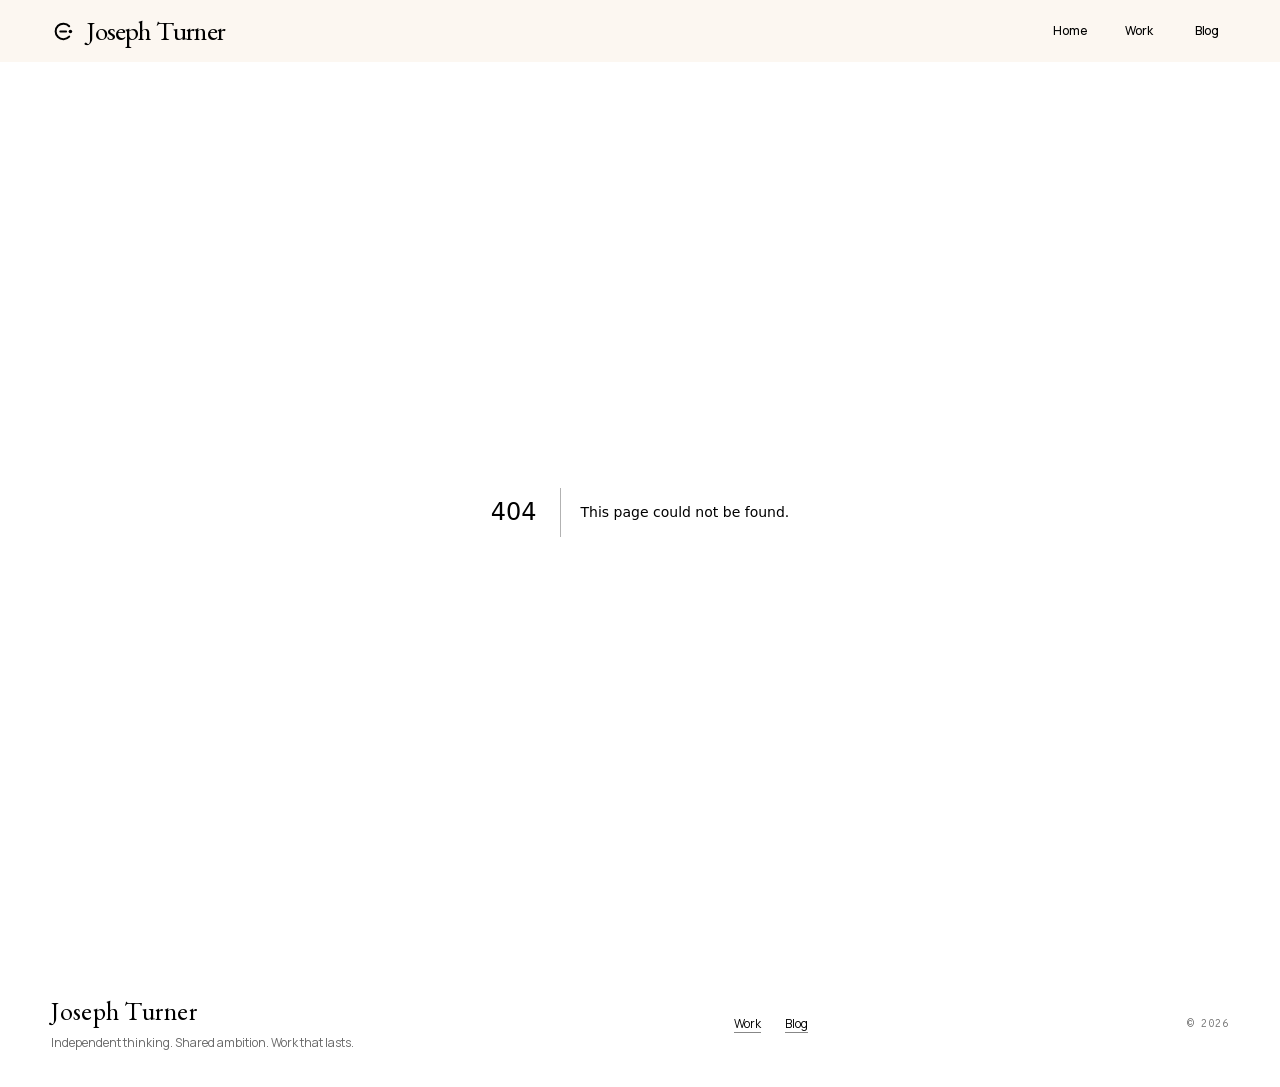
<file: 404/index.html>
<!DOCTYPE html><html lang="en" class="manrope_de7b2fa9-module__1ltb7q__variable overpass_mono_31824422-module__HrGTFG__variable eb_garamond_b03e06e5-module__RcE1Hq__variable h-full"><head><meta charSet="utf-8"/><meta name="viewport" content="width=device-width, initial-scale=1"/><link rel="stylesheet" href="/_next/static/chunks/0ovg3jimylqgm.css" data-precedence="next"/><link rel="preload" as="script" fetchPriority="low" href="/_next/static/chunks/3s6nzrbk-8mnv.js"/><script src="/_next/static/chunks/19mx3mg6lkumu.js" async=""></script><script src="/_next/static/chunks/1_fm2s9242ph2.js" async=""></script><script src="/_next/static/chunks/344n2zhqbh4pn.js" async=""></script><script src="/_next/static/chunks/turbopack-2w34a61ytoodt.js" async=""></script><script src="/_next/static/chunks/1qmre2lnlr3_5.js" async=""></script><meta name="robots" content="noindex"/><title>Joseph Turner</title><meta name="description" content="Joseph Turner — Engineer. Founder. Business builder. I work with business and technology leaders to understand difficult problems, build useful products and make the change work in practice."/><link rel="icon" href="/favicon.ico?favicon.2vob68tjqpejf.ico" sizes="256x256" type="image/x-icon"/><meta name="next-size-adjust" content=""/><title>404: This page could not be found.</title><script src="/_next/static/chunks/0cz1d0mv5g_q7.js" noModule=""></script></head><body class="min-h-full flex flex-col"><div hidden=""><!--$--><!--/$--></div><a href="#main-content" class="skip-link">Skip to content</a><header class="site-header" data-scrolled="false"><div class="wrap header-inner"><a class="site-wordmark" aria-label="Joseph Turner — home" href="/"><svg class="site-mark" viewBox="0 0 32 32" fill="none" aria-hidden="true" focusable="false"><path d="M23.43 22.69A10 10 0 1 1 23.43 9.31" stroke="currentColor" stroke-width="2.6" stroke-linecap="round"></path><path d="M12 16H19.5" stroke="currentColor" stroke-width="2.6" stroke-linecap="round"></path><circle cx="25" cy="16" r="2.3" fill="currentColor"></circle></svg>Joseph Turner</a><nav class="site-nav" aria-label="Main navigation"><a class="site-nav-link" href="/"><span class="nav-link-text">Home</span></a><a class="site-nav-link" href="/work/"><span class="nav-link-text">Work</span></a><a class="site-nav-link" href="/blog/"><span class="nav-link-text">Blog</span></a></nav></div></header><main id="main-content" tabindex="-1" class="flex-1"><div style="font-family:system-ui,&quot;Segoe UI&quot;,Roboto,Helvetica,Arial,sans-serif,&quot;Apple Color Emoji&quot;,&quot;Segoe UI Emoji&quot;;height:100vh;text-align:center;display:flex;flex-direction:column;align-items:center;justify-content:center"><div><style>body{color:#000;background:#fff;margin:0}.next-error-h1{border-right:1px solid rgba(0,0,0,.3)}@media (prefers-color-scheme:dark){body{color:#fff;background:#000}.next-error-h1{border-right:1px solid rgba(255,255,255,.3)}}</style><h1 class="next-error-h1" style="display:inline-block;margin:0 20px 0 0;padding:0 23px 0 0;font-size:24px;font-weight:500;vertical-align:top;line-height:49px">404</h1><div style="display:inline-block"><h2 style="font-size:14px;font-weight:400;line-height:49px;margin:0">This page could not be found.</h2></div></div></div><!--$--><!--/$--></main><footer class="site-footer"><div class="wrap footer-inner"><div><p class="site-wordmark">Joseph Turner</p><p class="text-body-sm text-muted mt-2">Independent thinking. Shared ambition. Work that lasts.</p></div><nav aria-label="Footer navigation" class="flex flex-wrap gap-6 text-body-sm"><a class="u-fade" href="/work/">Work</a><a class="u-fade" href="/blog/">Blog</a></nav><div class="footer-settings"><p class="label text-label-xs text-muted">© <!-- -->2026</p></div></div></footer><script src="/_next/static/chunks/3s6nzrbk-8mnv.js" id="_R_" async=""></script><script>(self.__next_f=self.__next_f||[]).push([0])</script><script>self.__next_f.push([1,"1:\"$Sreact.fragment\"\n2:I[80322,[\"/_next/static/chunks/1qmre2lnlr3_5.js\"],\"Header\"]\n3:I[39756,[\"/_next/static/chunks/1qmre2lnlr3_5.js\"],\"default\"]\n4:I[37457,[\"/_next/static/chunks/1qmre2lnlr3_5.js\"],\"default\"]\n5:I[22016,[\"/_next/static/chunks/1qmre2lnlr3_5.js\"],\"\"]\n6:I[97367,[\"/_next/static/chunks/1qmre2lnlr3_5.js\"],\"OutletBoundary\"]\n7:\"$Sreact.suspense\"\na:I[97367,[\"/_next/static/chunks/1qmre2lnlr3_5.js\"],\"ViewportBoundary\"]\nc:I[97367,[\"/_next/static/chunks/1qmre2lnlr3_5.js\"],\"MetadataBoundary\"]\ne:I[68027,[\"/_next/static/chunks/1qmre2lnlr3_5.js\"],\"default\",1]\n:HL[\"/_next/static/chunks/0ovg3jimylqgm.css\",\"style\"]\n9:X\n0:{\"P\":null,\"c\":[\"\",\"_not-found\",\"\"],\"q\":\"\",\"i\":false,\"f\":[[[\"\",{\"children\":[\"/_not-found\",{\"children\":[\"__PAGE__\",{},\"$undefined\",\"$undefined\",4608]},\"$undefined\",\"$undefined\",4608]},\"$undefined\",\"$undefined\",4624],[[\"$\",\"$1\",\"c\",{\"children\":[[[\"$\",\"link\",\"0\",{\"rel\":\"stylesheet\",\"href\":\"/_next/static/chunks/0ovg3jimylqgm.css\",\"precedence\":\"next\",\"crossOrigin\":\"$undefined\",\"nonce\":\"$undefined\"}],[\"$\",\"script\",\"script-0\",{\"src\":\"/_next/static/chunks/1qmre2lnlr3_5.js\",\"async\":true,\"nonce\":\"$undefined\"}]],[\"$\",\"html\",null,{\"lang\":\"en\",\"className\":\"manrope_de7b2fa9-module__1ltb7q__variable overpass_mono_31824422-module__HrGTFG__variable eb_garamond_b03e06e5-module__RcE1Hq__variable h-full\",\"children\":[\"$\",\"body\",null,{\"className\":\"min-h-full flex flex-col\",\"children\":[[\"$\",\"a\",null,{\"href\":\"#main-content\",\"className\":\"skip-link\",\"children\":\"Skip to content\"}],[\"$\",\"$L2\",null,{}],[\"$\",\"main\",null,{\"id\":\"main-content\",\"tabIndex\":-1,\"className\":\"flex-1\",\"children\":[\"$\",\"$L3\",null,{\"parallelRouterKey\":\"children\",\"error\":\"$undefined\",\"errorStyles\":\"$undefined\",\"errorScripts\":\"$undefined\",\"template\":[\"$\",\"$L4\",null,{}],\"templateStyles\":\"$undefined\",\"templateScripts\":\"$undefined\",\"notFound\":[[[\"$\",\"title\",null,{\"children\":\"404: This page could not be found.\"}],[\"$\",\"div\",null,{\"style\":{\"fontFamily\":\"system-ui,\\\"Segoe UI\\\",Roboto,Helvetica,Arial,sans-serif,\\\"Apple Color Emoji\\\",\\\"Segoe UI Emoji\\\"\",\"height\":\"100vh\",\"textAlign\":\"center\",\"display\":\"flex\",\"flexDirection\":\"column\",\"alignItems\":\"center\",\"justifyContent\":\"center\"},\"children\":[\"$\",\"div\",null,{\"children\":[[\"$\",\"style\",null,{\"dangerouslySetInnerHTML\":{\"__html\":\"body{color:#000;background:#fff;margin:0}.next-error-h1{border-right:1px solid rgba(0,0,0,.3)}@media (prefers-color-scheme:dark){body{color:#fff;background:#000}.next-error-h1{border-right:1px solid rgba(255,255,255,.3)}}\"}}],[\"$\",\"h1\",null,{\"className\":\"next-error-h1\",\"style\":{\"display\":\"inline-block\",\"margin\":\"0 20px 0 0\",\"padding\":\"0 23px 0 0\",\"fontSize\":24,\"fontWeight\":500,\"verticalAlign\":\"top\",\"lineHeight\":\"49px\"},\"children\":404}],[\"$\",\"div\",null,{\"style\":{\"display\":\"inline-block\"},\"children\":[\"$\",\"h2\",null,{\"style\":{\"fontSize\":14,\"fontWeight\":400,\"lineHeight\":\"49px\",\"margin\":0},\"children\":\"This page could not be found.\"}]}]]}]}]],[]],\"forbidden\":\"$undefined\",\"unauthorized\":\"$undefined\"}]}],[\"$\",\"footer\",null,{\"className\":\"site-footer\",\"children\":[\"$\",\"div\",null,{\"className\":\"wrap footer-inner\",\"children\":[[\"$\",\"div\",null,{\"children\":[[\"$\",\"p\",null,{\"className\":\"site-wordmark\",\"children\":\"Joseph Turner\"}],[\"$\",\"p\",null,{\"className\":\"text-body-sm text-muted mt-2\",\"children\":\"Independent thinking. Shared ambition. Work that lasts.\"}]]}],[\"$\",\"nav\",null,{\"aria-label\":\"Footer navigation\",\"className\":\"flex flex-wrap gap-6 text-body-sm\",\"children\":[[\"$\",\"$L5\",null,{\"href\":\"/work\",\"className\":\"u-fade\",\"children\":\"Work\"}],[\"$\",\"$L5\",null,{\"href\":\"/blog\",\"className\":\"u-fade\",\"children\":\"Blog\"}],\"\"]}],[\"$\",\"div\",null,{\"className\":\"footer-settings\",\"children\":[\"$\",\"p\",null,{\"className\":\"label text-label-xs text-muted\",\"children\":[\"© \",2026]}]}]]}]}]]}]}]]}],{\"children\":[[\"$\",\"$1\",\"c\",{\"children\":[null,[\"$\",\"$L3\",null,{\"parallelRouterKey\":\"children\",\"error\":\"$undefined\",\"errorStyles\":\"$undefined\",\"errorScripts\":\"$undefined\",\"template\":[\"$\",\"$L4\",null,{}],\"templateStyles\":\"$undefined\",\"templateScripts\":\"$undefined\",\"notFound\":\"$undefined\",\"forbidden\":\"$undefined\",\"unauthorized\":\"$undefined\"}]]}],{\"children\":[[\"$\",\"$1\",\"c\",{\"children\":[[[\"$\",\"title\",null,{\"children\":\"404: This page could not be found.\"}],[\"$\",\"div\",null,{\"style\":\"$0:f:0:1:0:props:children:1:props:children:props:children:2:props:children:props:notFound:0:1:props:style\",\"children\":[\"$\",\"div\",null,{\"children\":[[\"$\",\"style\",null,{\"dangerouslySetInnerHTML\":{\"__html\":\"body{color:#000;background:#fff;margin:0}.next-error-h1{border-right:1px solid rgba(0,0,0,.3)}@media (prefers-color-scheme:dark){body{color:#fff;background:#000}.next-error-h1{border-right:1px solid rgba(255,255,255,.3)}}\"}}],[\"$\",\"h1\",null,{\"className\":\"next-error-h1\",\"style\":\"$0:f:0:1:0:props:children:1:props:children:props:children:2:props:children:props:notFound:0:1:props:children:props:children:1:props:style\",\"children\":404}],[\"$\",\"div\",null,{\"style\":\"$0:f:0:1:0:props:children:1:props:children:props:children:2:props:children:props:notFound:0:1:props:children:props:children:2:props:style\",\"children\":[\"$\",\"h2\",null,{\"style\":\"$0:f:0:1:0:props:children:1:props:children:props:children:2:props:children:props:notFound:0:1:props:children:props:children:2:props:children:props:style\",\"children\":\"This page could not be found.\"}]}]]}]}]],null,[\"$\",\"$L6\",null,{\"children\":[\"$\",\"$7\",null,{\"name\":\"Next.MetadataOutlet\",\"children\":\"$@8\"}]}]]}],{},null,false,null]},null,false,\"$9\"]},null,false,null],[\"$\",\"$1\",\"h\",{\"children\":[[\"$\",\"meta\",null,{\"name\":\"robots\",\"content\":\"noindex\"}],[\"$\",\"$La\",null,{\"children\":\"$Lb\"}],[\"$\",\"div\",null,{\"hidden\":true,\"children\":[\"$\",\"$Lc\",null,{\"children\":[\"$\",\"$7\",null,{\"name\":\"Next.Metadata\",\"children\":\"$Ld\"}]}]}],[\"$\",\"meta\",null,{\"name\":\"next-size-adjust\",\"content\":\"\"}]]}],false]],\"m\":\"$undefined\",\"G\":[\"$e\",[[\"$\",\"link\",\"0\",{\"rel\":\"stylesheet\",\"href\":\"/_next/static/chunks/0ovg3jimylqgm.css\",\"precedence\":\"next\",\"crossOrigin\":\"$undefined\",\"nonce\":\"$undefined\"}]]],\"S\":true,\"h\":null,\"r\":\"$undefined\",\"s\":\"$undefined\",\"a\":\"$undefined\",\"l\":\"$undefined\",\"p\":\"$undefined\",\"d\":\"$undefined\",\"b\":\"bSojMNUDPpZ5OU2ahexJC\"}\n9:C\nb:[[\"$\",\"meta\",\"0\",{\"charSet\":\"utf-8\"}],[\"$\",\"meta\",\"1\",{\"name\":\"viewport\",\"content\":\"width=device-width, initial-scale=1\"}]]\nf:I[27201,[\"/_next/static/chunks/1qmre2lnlr3_5.js\"],\"IconMark\"]\n8:null\nd:[[\"$\",\"title\",\"0\",{\"children\":\"Joseph Turner\"}],[\"$\",\"meta\",\"1\",{\"name\":\"description\",\"content\":\"Joseph Turner — Engineer. Founder. Business builder. I work with business and technology leaders to understand difficult problems, build useful products and make the change work in practice.\"}],[\"$\",\"link\",\"2\",{\"rel\":\"icon\",\"href\":\"/favicon.ico?favicon.2vob68tjqpejf.ico\",\"sizes\":\"256x256\",\"type\":\"image/x-icon\"}],[\"$\",\"$Lf\",\"3\",{}]]\n"])</script></body></html>
</file>
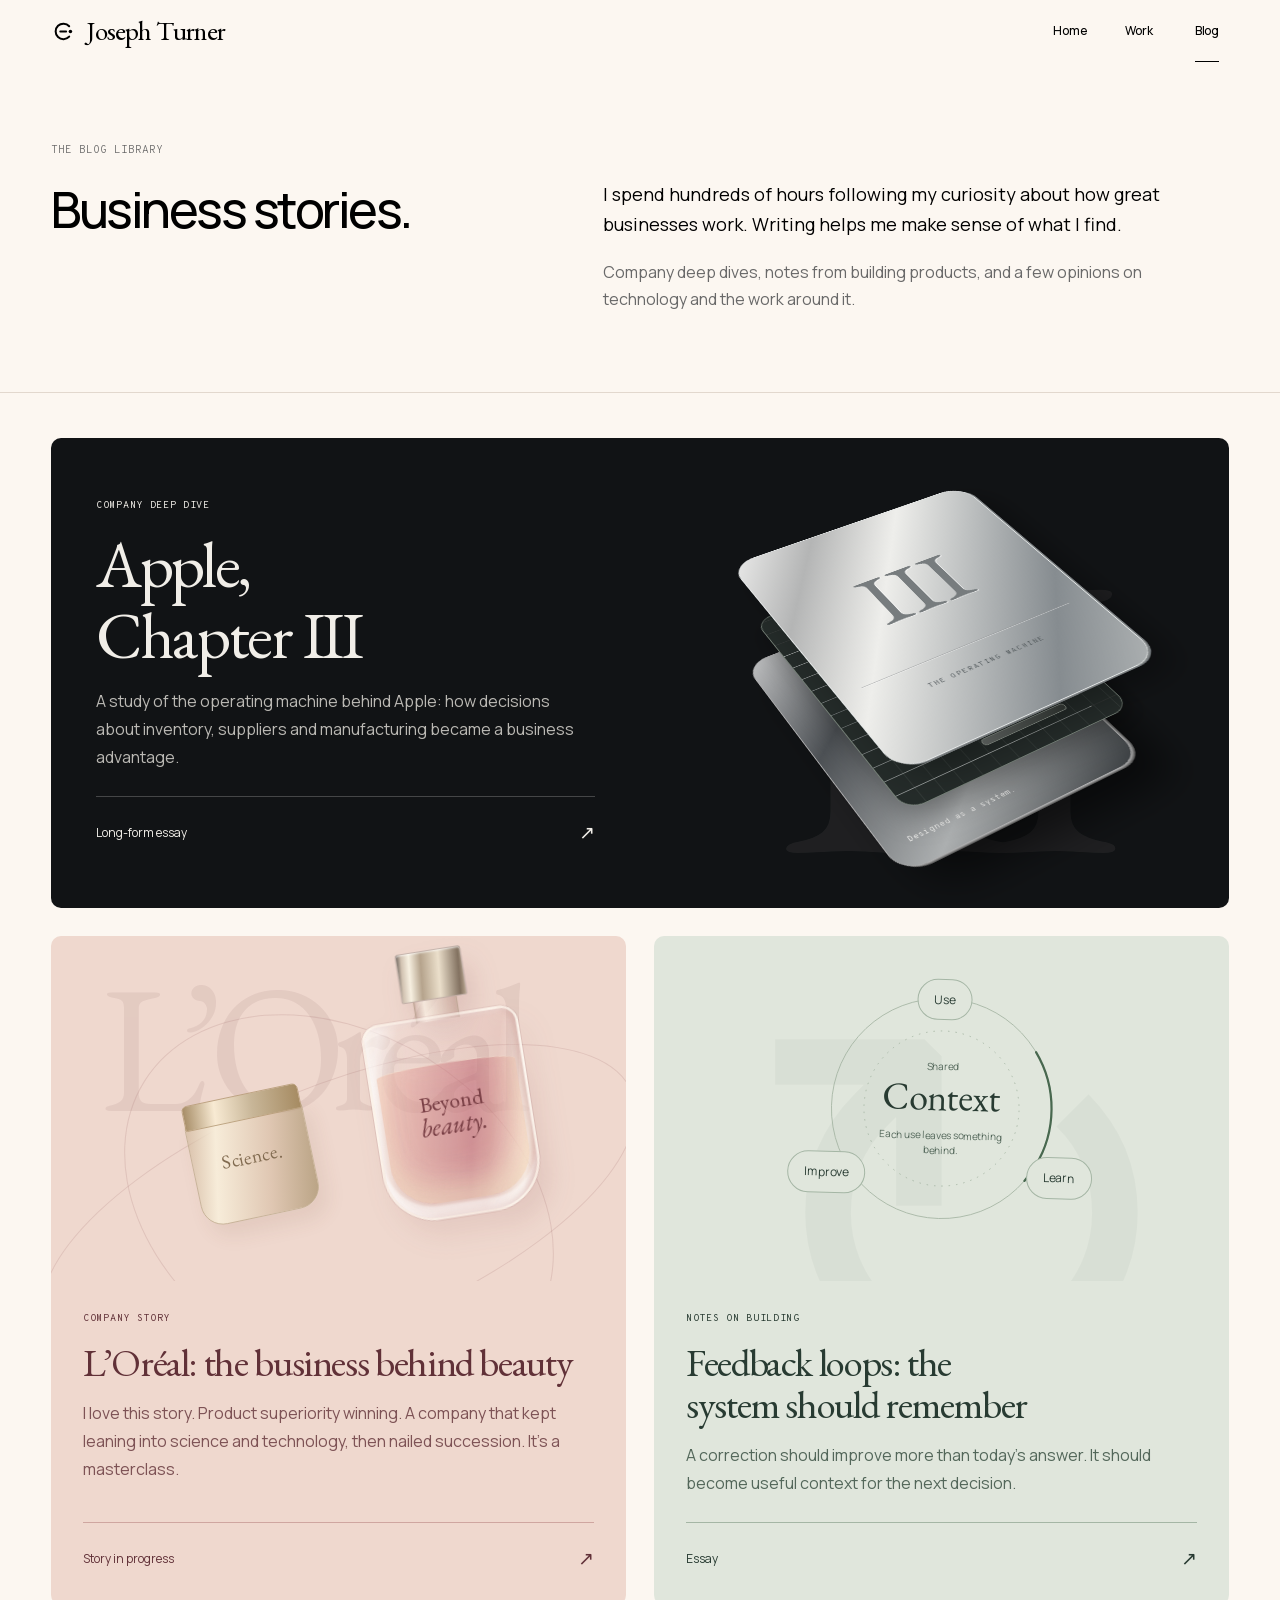
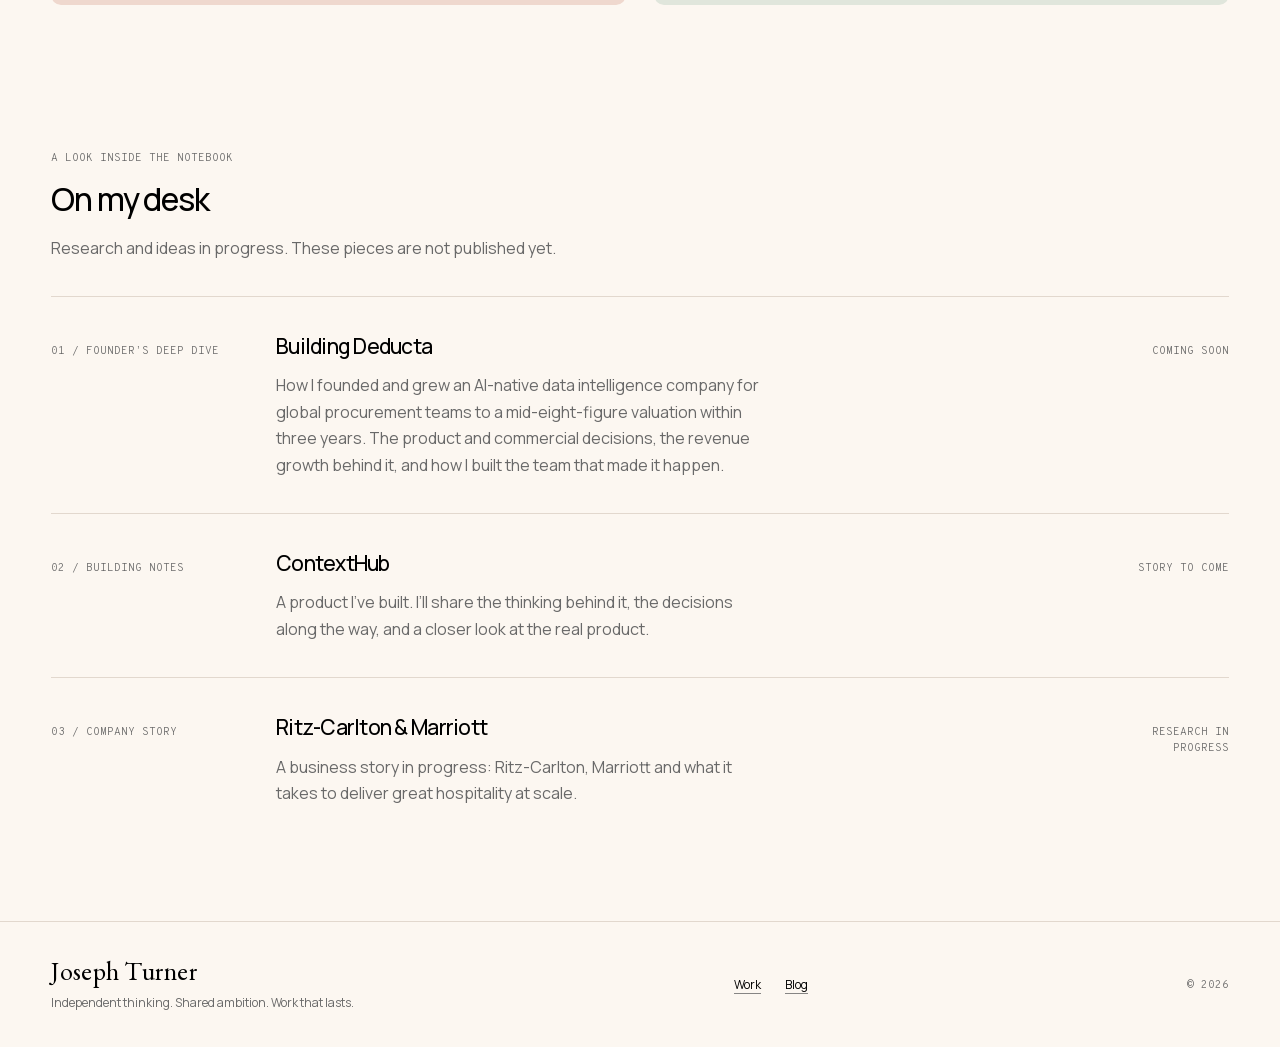
<file: blog/index.html>
<!DOCTYPE html><html lang="en" class="manrope_de7b2fa9-module__1ltb7q__variable overpass_mono_31824422-module__HrGTFG__variable eb_garamond_b03e06e5-module__RcE1Hq__variable h-full"><head><meta charSet="utf-8"/><meta name="viewport" content="width=device-width, initial-scale=1"/><link rel="preload" href="/_next/static/media/a343f882a40d2cc9-s.p.1sj6eobyi31rd.woff2" as="font" crossorigin="" type="font/woff2"/><link rel="preload" href="/_next/static/media/b0fb7b4004470e87-s.p.2o35gi0pd5-30.woff2" as="font" crossorigin="" type="font/woff2"/><link rel="preload" href="/_next/static/media/b156100eddfb6bc4-s.p.257csl9lc0s0n.woff2" as="font" crossorigin="" type="font/woff2"/><link rel="preload" href="/_next/static/media/c8e7f96418209c97-s.p.1wv9adx67v-8j.woff2" as="font" crossorigin="" type="font/woff2"/><link rel="stylesheet" href="/_next/static/chunks/0ovg3jimylqgm.css" data-precedence="next"/><link rel="stylesheet" href="/_next/static/chunks/1w6x1mt2yjb25.css" data-precedence="next"/><link rel="preload" as="script" fetchPriority="low" href="/_next/static/chunks/3s6nzrbk-8mnv.js"/><script src="/_next/static/chunks/19mx3mg6lkumu.js" async=""></script><script src="/_next/static/chunks/1_fm2s9242ph2.js" async=""></script><script src="/_next/static/chunks/344n2zhqbh4pn.js" async=""></script><script src="/_next/static/chunks/turbopack-2w34a61ytoodt.js" async=""></script><script src="/_next/static/chunks/1qmre2lnlr3_5.js" async=""></script><title>Blog — Joseph Turner</title><meta name="description" content="Notes on building, technology and the businesses worth understanding. Long-form company research and an outcomes-first perspective on engineering."/><link rel="canonical" href="https://euriscient.com/blog/"/><meta property="og:title" content="Blog — Joseph Turner"/><meta property="og:description" content="Notes on building, technology and the businesses worth understanding. Long-form company research and an outcomes-first perspective on engineering."/><meta property="og:url" content="https://euriscient.com/blog/"/><meta property="og:site_name" content="Joseph Turner"/><meta property="og:locale" content="en_GB"/><meta property="og:image" content="https://euriscient.com/og-image.png"/><meta property="og:image:width" content="1200"/><meta property="og:image:height" content="630"/><meta property="og:image:alt" content="Joseph Turner — Engineer. Founder. Business builder."/><meta property="og:type" content="website"/><meta name="twitter:card" content="summary_large_image"/><meta name="twitter:title" content="Blog — Joseph Turner"/><meta name="twitter:description" content="Notes on building, technology and the businesses worth understanding. Long-form company research and an outcomes-first perspective on engineering."/><meta name="twitter:image" content="https://euriscient.com/og-image.png"/><meta name="twitter:image:alt" content="Joseph Turner — Engineer. Founder. Business builder."/><meta name="twitter:image:width" content="1200"/><meta name="twitter:image:height" content="630"/><link rel="icon" href="/favicon.ico?favicon.2vob68tjqpejf.ico" sizes="256x256" type="image/x-icon"/><meta name="next-size-adjust" content=""/><script src="/_next/static/chunks/0cz1d0mv5g_q7.js" noModule=""></script></head><body class="min-h-full flex flex-col"><div hidden=""><!--$--><!--/$--></div><a href="#main-content" class="skip-link">Skip to content</a><header class="site-header" data-scrolled="false"><div class="wrap header-inner"><a class="site-wordmark" aria-label="Joseph Turner — home" href="/"><svg class="site-mark" viewBox="0 0 32 32" fill="none" aria-hidden="true" focusable="false"><path d="M23.43 22.69A10 10 0 1 1 23.43 9.31" stroke="currentColor" stroke-width="2.6" stroke-linecap="round"></path><path d="M12 16H19.5" stroke="currentColor" stroke-width="2.6" stroke-linecap="round"></path><circle cx="25" cy="16" r="2.3" fill="currentColor"></circle></svg>Joseph Turner</a><nav class="site-nav" aria-label="Main navigation"><a class="site-nav-link" href="/"><span class="nav-link-text">Home</span></a><a class="site-nav-link" href="/work/"><span class="nav-link-text">Work</span></a><a class="site-nav-link" aria-current="page" href="/blog/"><span class="nav-link-text">Blog</span></a></nav></div></header><main id="main-content" tabindex="-1" class="flex-1"><div class="website-content"><section class="page-intro border-b border-rule"><div class="wrap editorial-grid"><div><p class="label text-label-xs text-muted">The blog library</p><h1 class="display-heading page-title">Business stories.</h1></div><div class="intro-aside"><p class="text-body-lg">I spend hundreds of hours following my curiosity about how great businesses work. Writing helps me make sense of what I find.</p><p class="text-muted mt-5">Company deep dives, notes from building products, and a few opinions on technology and the work around it.</p></div></div></section><div class="wrap"><div class="story-design-module__jrLd9W__libraryGrid"><a class="story-design-module__jrLd9W__storyCard story-design-module__jrLd9W__apple story-design-module__jrLd9W__featured" href="/blog/apple-chapter-iii/"><div class="story-design-module__jrLd9W__artwork undefined" aria-hidden="true"><span class="story-design-module__jrLd9W__artWord">III</span><div class="story-design-module__jrLd9W__assembly"><div class="story-design-module__jrLd9W__plate story-design-module__jrLd9W__basePlate"><span>Designed as a system.</span></div><div class="story-design-module__jrLd9W__plate story-design-module__jrLd9W__circuitPlate"><i></i><i></i><i></i><i></i><i></i></div><div class="story-design-module__jrLd9W__plate story-design-module__jrLd9W__topPlate"><span>III</span><i></i><small>THE OPERATING MACHINE</small></div></div><span class="story-design-module__jrLd9W__artFoot">Inventory. Suppliers. Manufacturing.</span></div><div class="story-design-module__jrLd9W__cardCopy"><p class="story-design-module__jrLd9W__eyebrow">Company deep dive</p><h2>Apple, Chapter III</h2><p>A study of the operating machine behind Apple: how decisions about inventory, suppliers and manufacturing became a business advantage.</p><span class="story-design-module__jrLd9W__cardLink">Long-form essay<span aria-hidden="true">↗</span></span></div></a><a class="story-design-module__jrLd9W__storyCard story-design-module__jrLd9W__loreal " href="/blog/loreal/"><div class="story-design-module__jrLd9W__artwork story-design-module__jrLd9W__lorealArt" aria-hidden="true"><span class="story-design-module__jrLd9W__artWord">L’Oréal</span><div class="story-design-module__jrLd9W__beautyOrbit"></div><div class="story-design-module__jrLd9W__beautyOrbitSecond"></div><div class="story-design-module__jrLd9W__beautyJar"><i></i><span>Science.</span></div><div class="story-design-module__jrLd9W__flacon"><div class="story-design-module__jrLd9W__bottleCap"></div><div class="story-design-module__jrLd9W__bottleNeck"></div><div class="story-design-module__jrLd9W__bottleGlass"><div class="story-design-module__jrLd9W__bottleLiquid"></div><span>Beyond<br/><em>beauty.</em></span></div></div><span class="story-design-module__jrLd9W__artFoot">Chemistry. Psychology. Distribution.</span></div><div class="story-design-module__jrLd9W__cardCopy"><p class="story-design-module__jrLd9W__eyebrow">Company story</p><h2>L’Oréal: the business behind beauty</h2><p>I love this story. Product superiority winning. A company that kept leaning into science and technology, then nailed succession. It’s a masterclass.</p><span class="story-design-module__jrLd9W__cardLink">Story in progress<span aria-hidden="true">↗</span></span></div></a><a class="story-design-module__jrLd9W__storyCard story-design-module__jrLd9W__feedback " href="/blog/feedback-loops/"><div class="story-design-module__jrLd9W__artwork story-design-module__jrLd9W__feedbackArt" aria-hidden="true"><span class="story-design-module__jrLd9W__artWord">↻</span><div class="story-design-module__jrLd9W__feedbackOrbit"><svg viewBox="0 0 440 440"><circle cx="220" cy="220" r="149"></circle><circle cx="220" cy="220" r="105"></circle><path class="story-design-module__jrLd9W__loopTrace" pathLength="1" d="M220 71a149 149 0 1 1-.01 0"></path></svg><div class="story-design-module__jrLd9W__loopCore"><span>Shared</span><strong>Context</strong><span>Each use leaves something behind.</span></div><span class="story-design-module__jrLd9W__loopLabel story-design-module__jrLd9W__loopUse">Use</span><span class="story-design-module__jrLd9W__loopLabel story-design-module__jrLd9W__loopLearn">Learn</span><span class="story-design-module__jrLd9W__loopLabel story-design-module__jrLd9W__loopImprove">Improve</span></div><span class="story-design-module__jrLd9W__artFoot">An answer. A correction. A better next decision.</span></div><div class="story-design-module__jrLd9W__cardCopy"><p class="story-design-module__jrLd9W__eyebrow">Notes on building</p><h2>Feedback loops: the system should remember</h2><p>A correction should improve more than today’s answer. It should become useful context for the next decision.</p><span class="story-design-module__jrLd9W__cardLink">Essay<span aria-hidden="true">↗</span></span></div></a></div></div><section class="py-16 md:py-20 border-b border-rule"><div class="wrap"><div class="section-heading"><p class="label text-label-xs text-muted">A look inside the notebook</p><h2 class="heading text-label-xl">On my desk</h2><p class="text-muted mt-4">Research and ideas in progress. These pieces are not published yet.</p></div><div class="journal-list"><article class="journal-row"><span class="label text-label-xs text-muted">0<!-- -->1<!-- --> / <!-- -->Founder’s deep dive</span><div><h3 class="heading text-label-lg">Building Deducta</h3><p class="text-muted mt-3">How I founded and grew an AI-native data intelligence company for global procurement teams to a mid-eight-figure valuation within three years. The product and commercial decisions, the revenue growth behind it, and how I built the team that made it happen.</p></div><span class="label text-label-xs text-muted journal-status">Coming soon</span></article><article class="journal-row"><span class="label text-label-xs text-muted">0<!-- -->2<!-- --> / <!-- -->Building notes</span><div><h3 class="heading text-label-lg">ContextHub</h3><p class="text-muted mt-3">A product I’ve built. I’ll share the thinking behind it, the decisions along the way, and a closer look at the real product.</p></div><span class="label text-label-xs text-muted journal-status">Story to come</span></article><article class="journal-row"><span class="label text-label-xs text-muted">0<!-- -->3<!-- --> / <!-- -->Company story</span><div><h3 class="heading text-label-lg">Ritz-Carlton &amp; Marriott</h3><p class="text-muted mt-3">A business story in progress: Ritz-Carlton, Marriott and what it takes to deliver great hospitality at scale.</p></div><span class="label text-label-xs text-muted journal-status">Research in progress</span></article></div></div></section></div><!--$--><!--/$--></main><footer class="site-footer"><div class="wrap footer-inner"><div><p class="site-wordmark">Joseph Turner</p><p class="text-body-sm text-muted mt-2">Independent thinking. Shared ambition. Work that lasts.</p></div><nav aria-label="Footer navigation" class="flex flex-wrap gap-6 text-body-sm"><a class="u-fade" href="/work/">Work</a><a class="u-fade" href="/blog/">Blog</a></nav><div class="footer-settings"><p class="label text-label-xs text-muted">© <!-- -->2026</p></div></div></footer><script src="/_next/static/chunks/3s6nzrbk-8mnv.js" id="_R_" async=""></script><script>(self.__next_f=self.__next_f||[]).push([0])</script><script>self.__next_f.push([1,"1:\"$Sreact.fragment\"\n2:I[80322,[\"/_next/static/chunks/1qmre2lnlr3_5.js\"],\"Header\"]\n3:I[39756,[\"/_next/static/chunks/1qmre2lnlr3_5.js\"],\"default\"]\n4:I[37457,[\"/_next/static/chunks/1qmre2lnlr3_5.js\"],\"default\"]\n5:I[22016,[\"/_next/static/chunks/1qmre2lnlr3_5.js\"],\"\"]\nf:I[68027,[\"/_next/static/chunks/1qmre2lnlr3_5.js\"],\"default\",1]\n:HL[\"/_next/static/chunks/0ovg3jimylqgm.css\",\"style\"]\n:HL[\"/_next/static/media/a343f882a40d2cc9-s.p.1sj6eobyi31rd.woff2\",\"font\",{\"crossOrigin\":\"\",\"type\":\"font/woff2\"}]\n:HL[\"/_next/static/media/b0fb7b4004470e87-s.p.2o35gi0pd5-30.woff2\",\"font\",{\"crossOrigin\":\"\",\"type\":\"font/woff2\"}]\n:HL[\"/_next/static/media/b156100eddfb6bc4-s.p.257csl9lc0s0n.woff2\",\"font\",{\"crossOrigin\":\"\",\"type\":\"font/woff2\"}]\n:HL[\"/_next/static/media/c8e7f96418209c97-s.p.1wv9adx67v-8j.woff2\",\"font\",{\"crossOrigin\":\"\",\"type\":\"font/woff2\"}]\n:HL[\"/_next/static/chunks/1w6x1mt2yjb25.css\",\"style\"]\nd:X\n0:{\"P\":null,\"c\":[\"\",\"blog\",\"\"],\"q\":\"\",\"i\":false,\"f\":[[[\"\",{\"children\":[\"blog\",{\"children\":[\"__PAGE__\",{},\"$undefined\",\"$undefined\",4608]},\"$undefined\",\"$undefined\",4608]},\"$undefined\",\"$undefined\",4624],[[\"$\",\"$1\",\"c\",{\"children\":[[[\"$\",\"link\",\"0\",{\"rel\":\"stylesheet\",\"href\":\"/_next/static/chunks/0ovg3jimylqgm.css\",\"precedence\":\"next\",\"crossOrigin\":\"$undefined\",\"nonce\":\"$undefined\"}],[\"$\",\"script\",\"script-0\",{\"src\":\"/_next/static/chunks/1qmre2lnlr3_5.js\",\"async\":true,\"nonce\":\"$undefined\"}]],[\"$\",\"html\",null,{\"lang\":\"en\",\"className\":\"manrope_de7b2fa9-module__1ltb7q__variable overpass_mono_31824422-module__HrGTFG__variable eb_garamond_b03e06e5-module__RcE1Hq__variable h-full\",\"children\":[\"$\",\"body\",null,{\"className\":\"min-h-full flex flex-col\",\"children\":[[\"$\",\"a\",null,{\"href\":\"#main-content\",\"className\":\"skip-link\",\"children\":\"Skip to content\"}],[\"$\",\"$L2\",null,{}],[\"$\",\"main\",null,{\"id\":\"main-content\",\"tabIndex\":-1,\"className\":\"flex-1\",\"children\":[\"$\",\"$L3\",null,{\"parallelRouterKey\":\"children\",\"error\":\"$undefined\",\"errorStyles\":\"$undefined\",\"errorScripts\":\"$undefined\",\"template\":[\"$\",\"$L4\",null,{}],\"templateStyles\":\"$undefined\",\"templateScripts\":\"$undefined\",\"notFound\":[[[\"$\",\"title\",null,{\"children\":\"404: This page could not be found.\"}],[\"$\",\"div\",null,{\"style\":{\"fontFamily\":\"system-ui,\\\"Segoe UI\\\",Roboto,Helvetica,Arial,sans-serif,\\\"Apple Color Emoji\\\",\\\"Segoe UI Emoji\\\"\",\"height\":\"100vh\",\"textAlign\":\"center\",\"display\":\"flex\",\"flexDirection\":\"column\",\"alignItems\":\"center\",\"justifyContent\":\"center\"},\"children\":[\"$\",\"div\",null,{\"children\":[[\"$\",\"style\",null,{\"dangerouslySetInnerHTML\":{\"__html\":\"body{color:#000;background:#fff;margin:0}.next-error-h1{border-right:1px solid rgba(0,0,0,.3)}@media (prefers-color-scheme:dark){body{color:#fff;background:#000}.next-error-h1{border-right:1px solid rgba(255,255,255,.3)}}\"}}],[\"$\",\"h1\",null,{\"className\":\"next-error-h1\",\"style\":{\"display\":\"inline-block\",\"margin\":\"0 20px 0 0\",\"padding\":\"0 23px 0 0\",\"fontSize\":24,\"fontWeight\":500,\"verticalAlign\":\"top\",\"lineHeight\":\"49px\"},\"children\":404}],[\"$\",\"div\",null,{\"style\":{\"display\":\"inline-block\"},\"children\":[\"$\",\"h2\",null,{\"style\":{\"fontSize\":14,\"fontWeight\":400,\"lineHeight\":\"49px\",\"margin\":0},\"children\":\"This page could not be found.\"}]}]]}]}]],[]],\"forbidden\":\"$undefined\",\"unauthorized\":\"$undefined\"}]}],[\"$\",\"footer\",null,{\"className\":\"site-footer\",\"children\":[\"$\",\"div\",null,{\"className\":\"wrap footer-inner\",\"children\":[[\"$\",\"div\",null,{\"children\":[[\"$\",\"p\",null,{\"className\":\"site-wordmark\",\"children\":\"Joseph Turner\"}],[\"$\",\"p\",null,{\"className\":\"text-body-sm text-muted mt-2\",\"children\":\"Independent thinking. Shared ambition. Work that lasts.\"}]]}],[\"$\",\"nav\",null,{\"aria-label\":\"Footer navigation\",\"className\":\"flex flex-wrap gap-6 text-body-sm\",\"children\":[[\"$\",\"$L5\",null,{\"href\":\"/work\",\"className\":\"u-fade\",\"children\":\"Work\"}],[\"$\",\"$L5\",null,{\"href\":\"/blog\",\"className\":\"u-fade\",\"children\":\"Blog\"}],\"\"]}],[\"$\",\"div\",null,{\"className\":\"footer-settings\",\"children\":[\"$\",\"p\",null,{\"className\":\"label text-label-xs text-muted\",\"children\":[\"© \",2026]}]}]]}]}]]}]}]]}],{\"children\":[[\"$\",\"$1\",\"c\",{\"children\":[null,[\"$\",\"$L3\",null,{\"parallelRouterKey\":\"children\",\"error\":\"$undefined\",\"errorStyles\":\"$undefined\",\"errorScripts\":\"$undefined\",\"template\":[\"$\",\"$L4\",null,{}],\"templateStyles\":\"$undefined\",\"templateScripts\":\"$undefined\",\"notFound\":\"$undefined\",\"forbidden\":\"$undefined\",\"unauthorized\":\"$undefined\"}]]}],{\"children\":[[\"$\",\"$1\",\"c\",{\"children\":[[\"$\",\"div\",null,{\"className\":\"website-content\",\"children\":[[\"$\",\"section\",null,{\"className\":\"page-intro border-b border-rule\",\"children\":[\"$\",\"div\",null,{\"className\":\"wrap editorial-grid\",\"children\":[[\"$\",\"div\",null,{\"children\":[[\"$\",\"p\",null,{\"className\":\"label text-label-xs text-muted\",\"children\":\"The blog library\"}],[\"$\",\"h1\",null,{\"className\":\"display-heading page-title\",\"children\":\"Business stories.\"}]]}],[\"$\",\"div\",null,{\"className\":\"intro-aside\",\"children\":[[\"$\",\"p\",null,{\"className\":\"text-body-lg\",\"children\":\"I spend hundreds of hours following my curiosity about how great businesses work. Writing helps me make sense of what I find.\"}],[\"$\",\"p\",null,{\"className\":\"text-muted mt-5\",\"children\":\"Company deep dives, notes from building products, and a few opinions on technology and the work around it.\"}]]}]]}]}],[\"$\",\"div\",null,{\"className\":\"wrap\",\"children\":[\"$\",\"div\",null,{\"className\":\"story-design-module__jrLd9W__libraryGrid\",\"children\":[[\"$\",\"$L5\",\"apple-chapter-iii\",{\"href\":\"/blog/apple-chapter-iii\",\"className\":\"story-design-module__jrLd9W__storyCard story-design-module__jrLd9W__apple story-design-module__jrLd9W__featured\",\"children\":[[\"$\",\"div\",null,{\"className\":\"story-design-module__jrLd9W__artwork undefined\",\"aria-hidden\":\"true\",\"children\":\"$L6\"}],\"$L7\"]}],\"$L8\",\"$L9\"]}]}],\"$La\"]}],[\"$Lb\"],\"$Lc\"]}],{},null,false,null]},null,false,\"$d\"]},null,false,null],\"$Le\",false]],\"m\":\"$undefined\",\"G\":[\"$f\",[\"$L10\"]],\"S\":true,\"h\":null,\"r\":\"$undefined\",\"s\":\"$undefined\",\"a\":\"$undefined\",\"l\":\"$undefined\",\"p\":\"$undefined\",\"d\":\"$undefined\",\"b\":\"bSojMNUDPpZ5OU2ahexJC\"}\n11:I[97367,[\"/_next/static/chunks/1qmre2lnlr3_5.js\"],\"OutletBoundary\"]\n12:\"$Sreact.suspense\"\n14:I[97367,[\"/_next/static/chunks/1qmre2lnlr3_5.js\"],\"ViewportBoundary\"]\n16:I[97367,[\"/_next/static/chunks/1qmre2lnlr3_5.js\"],\"MetadataBoundary\"]\n6:[[\"$\",\"span\",null,{\"className\":\"story-design-module__jrLd9W__artWord\",\"children\":\"III\"}],[\"$\",\"div\",null,{\"className\":\"story-design-module__jrLd9W__assembly\",\"children\":[[\"$\",\"div\",null,{\"className\":\"story-design-module__jrLd9W__plate story-design-module__jrLd9W__basePlate\",\"children\":[\"$\",\"span\",null,{\"children\":\"Designed as a system.\"}]}],[\"$\",\"div\",null,{\"className\":\"story-design-module__jrLd9W__plate story-design-module__jrLd9W__circuitPlate\",\"children\":[[\"$\",\"i\",null,{}],[\"$\",\"i\",null,{}],[\"$\",\"i\",null,{}],[\"$\",\"i\",null,{}],[\"$\",\"i\",null,{}]]}],[\"$\",\"div\",null,{\"className\":\"story-design-module__jrLd9W__plate story-design-module__jrLd9W__topPlate\",\"children\":[[\"$\",\"span\",null,{\"children\":\"III\"}],[\"$\",\"i\",null,{}],[\"$\",\"small\",null,{\"children\":\"THE OPERATING MACHINE\"}]]}]]}],[\"$\",\"span\",null,{\"className\":\"story-design-module__jrLd9W__artFoot\",\"children\":\"Inventory. Suppliers. Manufacturing.\"}]]\n7:[\"$\",\"div\",null,{\"className\":\"story-design-module__jrLd9W__cardCopy\",\"children\":[[\"$\",\"p\",null,{\"className\":\"story-design-module__jrLd9W__eyebrow\",\"children\":\"Company deep dive\"}],[\"$\",\"h2\",null,{\"children\":\"Apple, Chapter III\"}],[\"$\",\"p\",null,{\"children\":\"A study of the operating machine behind Apple: how decisions about inventory, suppliers and manufacturing became a business advantage.\"}],[\"$\",\"span\",null,{\"className\":\"story-design-module__jrLd9W__cardLink\",\"children\":[\"Long-form essay\",[\"$\",\"span\",null,{\"aria-hidden\":\"true\",\"children\":\"↗\"}]]}]]}]\n8:[\"$\",\"$L5\",\"loreal\",{\"href\":\"/blog/loreal\",\"className\":\"story-design-module__jrLd9W__storyCard story-design-module__jrLd9W__loreal \",\"children\":[[\"$\",\"div\",null,{\"className\":\"story-design-module__jrLd9W__artwork story-design-module__jrLd9W__lorealArt\",\"aria-hidden\":\"true\",\"children\":[[\"$\",\"span\",null,{\"className\":\"story-design-module__jrLd9W__artWord\",\"children\":\"L’Oréal\"}],[\"$\",\"div\",null,{\"className\":\"story-design-module__jrLd9W__beautyOrbit\"}],[\"$\",\"div\",null,{\"className\":\"story-design-module__jrLd9W__beautyOrbitSecond\"}],[\"$\",\"div\",null,{\"className\":\"story-design-module__jrLd9W__beautyJar\",\"children\":[[\"$\",\"i\",null,{}],[\"$\",\"span\",null,{\"children\":\"Science.\"}]]}],[\"$\",\"div\",null,{\"className\":\"story-design-module__jrLd9W__flacon\",\"children\":[[\"$\",\"div\",null,{\"className\":\"story-design-module__jrLd9W__bottleCap\"}],[\"$\",\"div\",null,{\"className\":\"story-design-module__jrLd9W__bottleNeck\"}],[\"$\",\"div\",null,{\"className\":\"story-design-module__jrLd9W__bottleGlass\",\"children\":[[\"$\",\"div\",null,{\"className\":\"story-design-module__jrLd9W__bottleLiquid\"}],[\"$\",\"span\",null,{\"children\":[\"Beyond\",[\"$\",\"br\",null,{}],[\"$\",\"em\",null,{\"children\":\"beauty.\"}]]}]]}]]}],[\"$\",\"span\",null,{\"className\":\"story-design-module__jrLd9W__artFoot\",\"children\":\"Chemistry. Psychology. Distribution.\"}]]}],[\"$\",\"div\",null,{\"className\":\"story-design-module__jrLd9W__cardCopy\",\"children\":[[\"$\",\"p\",null,{\"className\":\"story-design-module__jrLd9W__eyebrow\",\"children\":\"Company story\"}],[\"$\",\"h2\",null,{\"children\":\"L’Oréal: the business behind beauty\"}],[\"$\",\"p\",null,{\"children\":\"I love this story. Product superiority winning. A company that kept leaning into science and technology, then nailed succession. It’s a masterclass.\"}],[\"$\",\"span\",null,{\"className\":\"story-design-module__jrLd9W__cardLink\",\"children\":[\"Story in progress\",[\"$\",\"span\",null,{\"aria-hidden\":\"true\",\"children\":\"↗\"}]]}]]}]]}]\n9:[\"$\",\"$L5\",\"feedback-loops\",{\"href\":\"/blog/feedback-loops\",\"className\":\"story-design-module__jrLd9W__storyCard story-design-module__jrLd9W__feedback \",\"children\":[[\"$\",\"div\",null,{\"className\":\"story-design-module__jrLd9W__artwork story-design-module__jrLd9W__feedbackArt\",\"aria-hidden\":\"true\",\"children\":[[\"$\",\"span\",null,{\"className\":\"story-design-module__jrLd9W__artWord\",\"children\":\"↻\"}],[\"$\",\"div\",null,{\"className\":\"story-design-module__jrLd9W__feedbackOrbit\",\"children\":[[\"$\",\"svg\",null,{\"viewBox\":\"0 0 440 440\",\"children\":[[\"$\",\"circle\",null,{\"cx\":\"220\",\"cy\":\"220\",\"r\":\"149\"}],[\"$\",\"circle\",null,{\"cx\":\"220\",\"cy\":\"220\",\"r\":\"105\"}],[\"$\",\"path\",null,{\"className\":\"story-design-module__jrLd9W__loopTrace\",\"pathLength\":\"1\",\"d\":\"M220 71a149 149 0 1 1-.01 0\"}]]}],[\"$\",\"div\",null,{\"className\":\"story-design-module__jrLd9W__loopCore\",\"children\":[[\"$\",\"span\",null,{\"children\":\"Shared\"}],[\"$\",\"strong\",null,{\"children\":\"Context\"}],[\"$\",\"span\",null,{\"children\":\"Each use leaves something behind.\"}]]}],[\"$\",\"span\",null,{\"className\":\"story-design-module__jrLd9W__loopLabel story-design-module__jrLd9W__loopUse\",\"children\":\"Use\"}],[\"$\",\"span\",null,{\"className\":\"story-design-module__jrLd9W__loopLabel story-design-module__jrLd9W__loopLearn\",\"children\":\"Learn\"}],[\"$\",\"span\",null,{\"className\":\"story-design-module__jrLd9W__loopLabel story-design-module__jrLd9W__loopImprove\",\"children\":\"Improve\"}]]}],[\"$\",\"span\",null,{\"className\":\"story-design-module__jrLd9W__artFoot\",\"children\":\"An answer. A correction. A better next decision.\"}]]}],[\"$\",\"div\",null,{\"className\":\"story-design-module__jrLd9W__cardCopy\",\"children\":[[\"$\",\"p\",null,{\"className\":\"story-design-module__jrLd9W__eyebrow\",\"children\":\"Notes on building\"}],[\"$\",\"h2\",null,{\"children\":\"Feedback loops: the system should remember\"}],[\"$\",\"p\",null,{\"children\":\"A correction should improve more than today’s answer. It should become useful context for the next decision.\"}],[\"$\",\"span\",null,{\"className\":\"story-design-module__jrLd9W__cardLink\",\"children\":[\"Essay\",[\"$\",\"span\",null,{\"aria-hidden\":\"true\",\"children\":\"↗\"}]]}]]}]]}]\na:[\"$\",\"section\",null,{\"id\":\"$undefined\",\"className\":\"py-16 md:py-20 border-b border-rule\",\"children\":[\"$\",\"div\",null,{\"className\":\"wrap\",\"children\":[[\"$\",\"div\",null,{\"className\":\"section-heading\",\"children\":[[\"$\",\"p\",null,{\"className\":\"label text-label-xs text-muted\",\"children\":\"A look inside the notebook\"}],[\"$\",\"h2\",null,{\"className\":\"heading text-label-xl\",\"children\":\"On my desk\"}],[\"$\",\"p\",null,{\"className\":\"text-muted mt-4\",\"children\":\"Research and ideas in progress. These pieces are not published yet.\"}]]}],[\"$\",\"div\",null,{\"className\":\"journal-list\",\"children\":[[\"$\",\"article\",\"Building Deducta\",{\"className\":\"journal-row\",\"children\":[[\"$\",\"span\",null,{\"className\":\"label text-label-xs text-muted\",\"children\":[\"0\",1,\" / \",\"Founder’s deep dive\"]}],[\"$\",\"div\",null,{\"children\":[[\"$\",\"h3\",null,{\"className\":\"heading text-label-lg\",\"children\":\"Building Deducta\"}],[\"$\",\"p\",null,{\"className\":\"text-muted mt-3\",\"children\":\"How I founded and grew an AI-native data intelligence company for global procurement teams to a mid-eight-figure valuation within three years. The product and commercial decisions, the revenue growth behind it, and how I built the team that made it happen.\"}]]}],[\"$\",\"span\",null,{\"className\":\"label text-label-xs text-muted journal-status\",\"children\":\"Coming soon\"}]]}],[\"$\",\"article\",\"ContextHub\",{\"className\":\"journal-row\",\"children\":[[\"$\",\"span\",null,{\"className\":\"label text-label-xs text-muted\",\"children\":[\"0\",2,\" / \",\"Building notes\"]}],[\"$\",\"div\",null,{\"children\":[[\"$\",\"h3\",null,{\"className\":\"heading text-label-lg\",\"children\":\"ContextHub\"}],[\"$\",\"p\",null,{\"className\":\"text-muted mt-3\",\"children\":\"A product I’ve built. I’ll share the thinking behind it, the decisions along the way, and a closer look at the real product.\"}]]}],[\"$\",\"span\",null,{\"className\":\"label text-label-xs text-muted journal-status\",\"children\":\"Story to come\"}]]}],[\"$\",\"article\",\"Ritz-Carlton \u0026 Marriott\",{\"className\":\"journal-row\",\"children\":[[\"$\",\"span\",null,{\"className\":\"label text-label-xs text-muted\",\"children\":[\"0\",3,\" / \",\"Company story\"]}],[\"$\",\"div\",null,{\"children\":[[\"$\",\"h3\",null,{\"className\":\"heading text-label-lg\",\"children\":\"Ritz-Carlton \u0026 Marriott\"}],[\"$\",\"p\",null,{\"className\":\"text-muted mt-3\",\"children\":\"A business story in progress: Ritz-Carlton, Marriott and what it takes to deliver great hospitality at scale.\"}]]}],[\"$\",\"span\",null,{\"className\":\"label text-label-xs text-muted journal-status\",\"children\":\"Research in progress\"}]]}]]}]]}]}]\nb:[\"$\",\"link\",\"0\",{\"rel\":\"stylesheet\",\"href\":\"/_next/static/chunks/1w6x1mt2yjb25.css\",\"precedence\":\"next\",\"crossOrigin\":\"$undefined\",\"nonce\":\"$undefined\"}]\nc:[\"$\",\"$L11\",null,{\"children\":[\"$\",\"$12\",null,{\"name\":\"Next.MetadataOutlet\",\"children\":\"$@13\"}]}]\ne:[\"$\",\"$1\",\"h\",{\"children\":[null,[\"$\",\"$L14\",null,{\"children\":\"$L15\"}],[\"$\",\"div\",null,{\"hidden\":true,\"children\":[\"$\",\"$L16\",null,{\"children\":[\"$\",\"$12\",null,{\"name\":\"Next.Metadata\",\"children\":\"$L17\"}]}]}],[\"$\",\"meta\",null,{\"name\":\"next-size-adjust\",\"content\":\"\"}]]}]\n10:[\"$\",\"link\",\"0\",{\"rel\":\"stylesheet\",\"href\":\"/_next/static/chunks/0ovg3jimylqgm.css\",\"precedence\":\"next\",\"crossOrigin\":\"$undefined\",\"nonce\":\"$undefined\"}]\nd:C\n15:[[\"$\",\"meta\",\"0\",{\"charSet\":\"utf-8\"}],[\"$\",\"meta\",\"1\",{\"name\":\"viewport\",\"content\":\"width=device-width, initial-scale=1\"}]]\n18:I[27201,[\"/_next/static/chunks/1qmre2lnlr3_5.js\"],\"IconMark\"]\n13:null\n17:[[\"$\",\"title\",\"0\",{\"children\":\"Blog — Joseph Turner\"}],[\"$\",\"meta\",\"1\",{\"name\":\"description\",\"content\":\"Notes on building, technology and the businesses worth understanding. Long-form company research and an outcomes-first perspective on engineering.\"}],[\"$\",\"link\",\"2\",{\"rel\":\"canonical\",\"href\":\"https://euriscient.com/blog/\"}],[\"$\",\"meta\",\"3\",{\"property\":\"og:title\",\"content\":\"Blog — Joseph Turner\"}],[\"$\",\"meta\",\"4\",{\"property\":\"og:description\",\"content\":\"Notes on building, technology and the businesses worth understanding. Long-form company research and an outcomes-first perspective on engineering.\"}],[\"$\",\"meta\",\"5\",{\"property\":\"og:url\",\"content\":\"https://euriscient.com/blog/\"}],[\"$\",\"meta\",\"6\",{\"property\":\"og:site_name\",\"content\":\"Joseph Turner\"}],[\"$\",\"meta\",\"7\",{\"property\":\"og:locale\",\"content\":\"en_GB\"}],[\"$\",\"meta\",\"8\",{\"property\":\"og:image\",\"content\":\"https://euriscient.com/og-image.png\"}],[\"$\",\"meta\",\"9\",{\"property\":\"og:image:width\",\"content\":\"1200\"}],[\"$\",\"meta\",\"10\",{\"property\":\"og:image:height\",\"content\":\"630\"}],[\"$\",\"meta\",\"11\",{\"property\":\"og:image:alt\",\"content\":\"Joseph Turner — Engineer. Founder. Business builder.\"}],[\"$\",\"meta\",\"12\",{\"property\":\"og:type\",\"content\":\"website\"}],[\"$\",\"meta\",\"13\",{\"name\":\"twitter:card\",\"content\":\"summary_large_image\"}],[\"$\",\"meta\",\"14\",{\"name\":\"twitter:title\",\"content\":\"Blog — Joseph Turner\"}],[\"$\",\"meta\",\"15\",{\"name\":\"twitter:description\",\"content\":\"Notes on building, technology and the businesses worth understanding. Long-form company research and an outcomes-first perspective on engineering.\"}],[\"$\",\"meta\",\"16\",{\"name\":\"twitter:image\",\"content\":\"https://euriscient.com/og-image.png\"}],[\"$\",\"meta\",\"17\",{\"name\":\"twitter:image:alt\",\"content\":\"Joseph Turner — Engineer. Founder. Business builder.\"}],[\"$\",\"meta\",\"18\",{\"name\":\"twitter:image:width\",\"content\":\"1200\"}],[\"$\",\"meta\",\"19\",{\"name\":\"twitter:image:height\",\"content\":\"630\"}],[\"$\",\"link\",\"20\",{\"rel\":\"icon\",\"href\":\"/favicon.ico?favicon.2vob68tjqpejf.ico\",\"sizes\":\"256x256\",\"type\":\"image/x-icon\"}],[\"$\",\"$L18\",\"21\",{}]]\n"])</script></body></html>
</file>
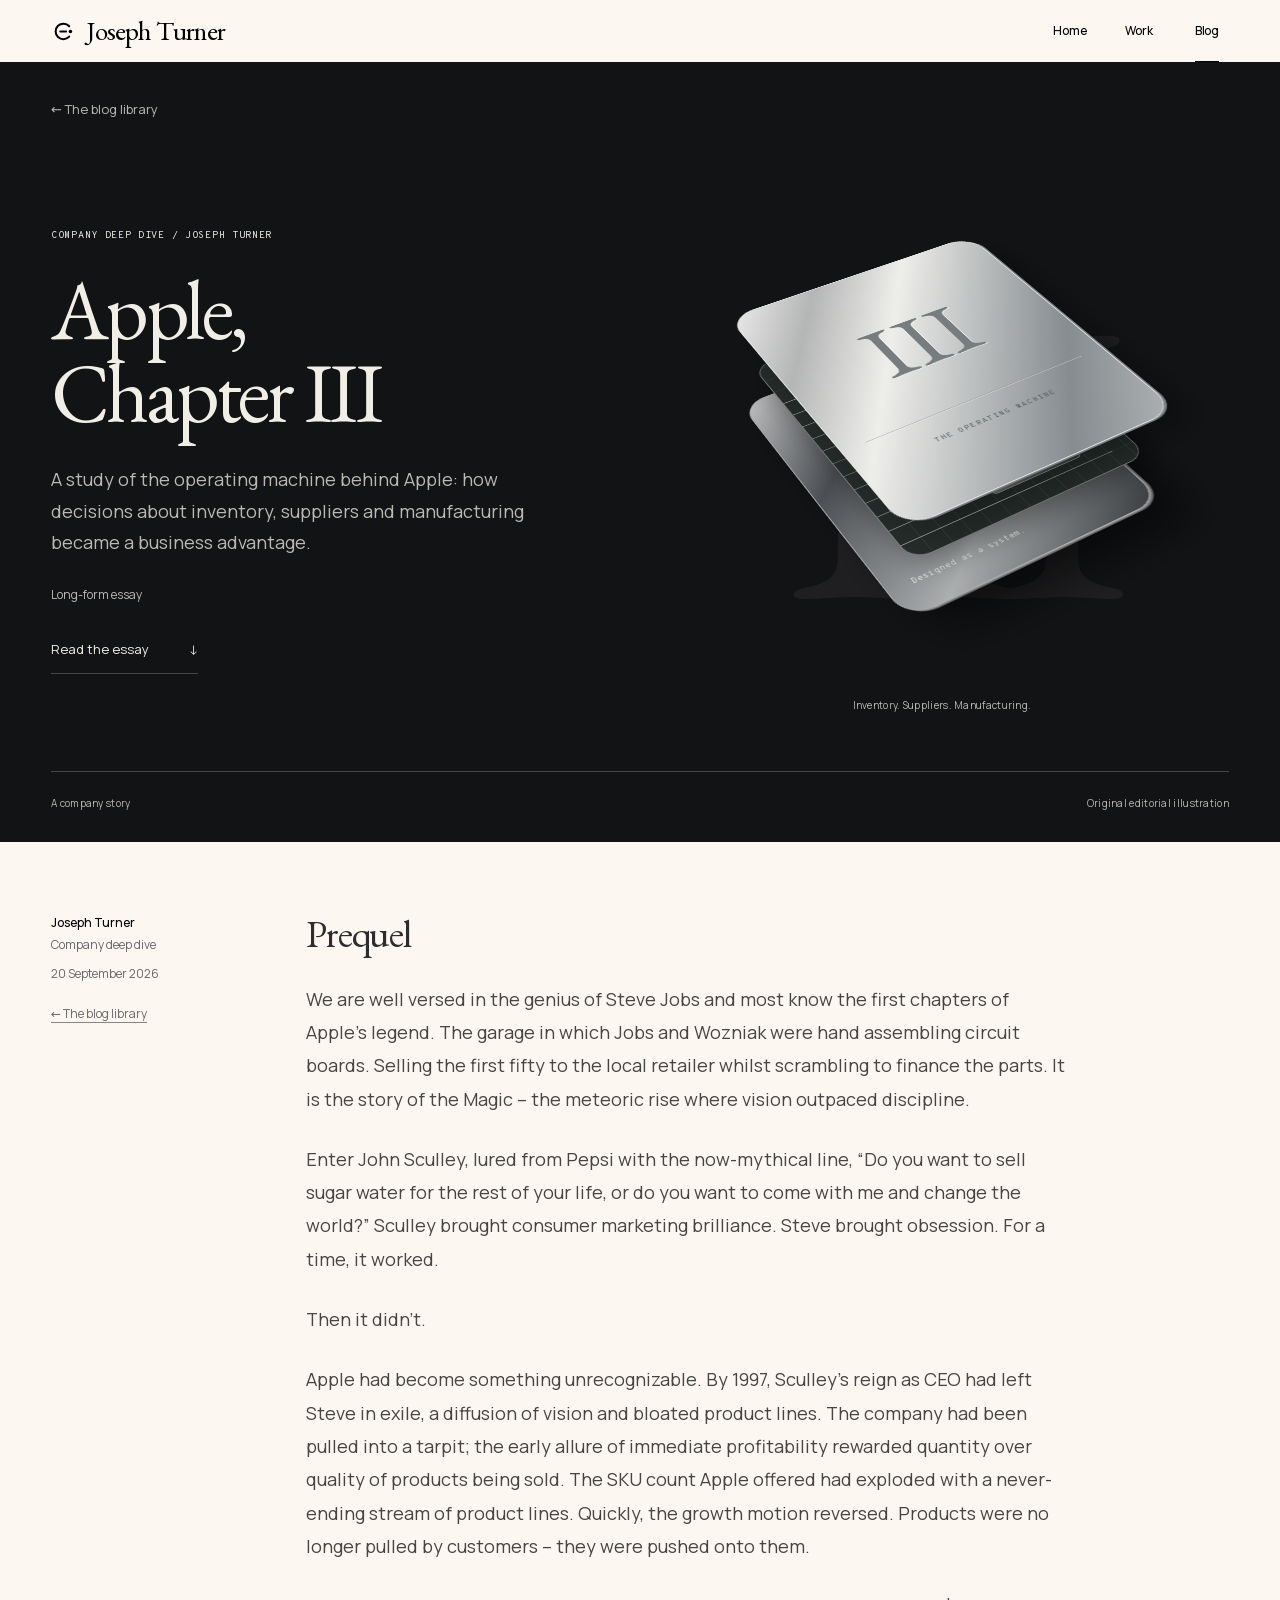
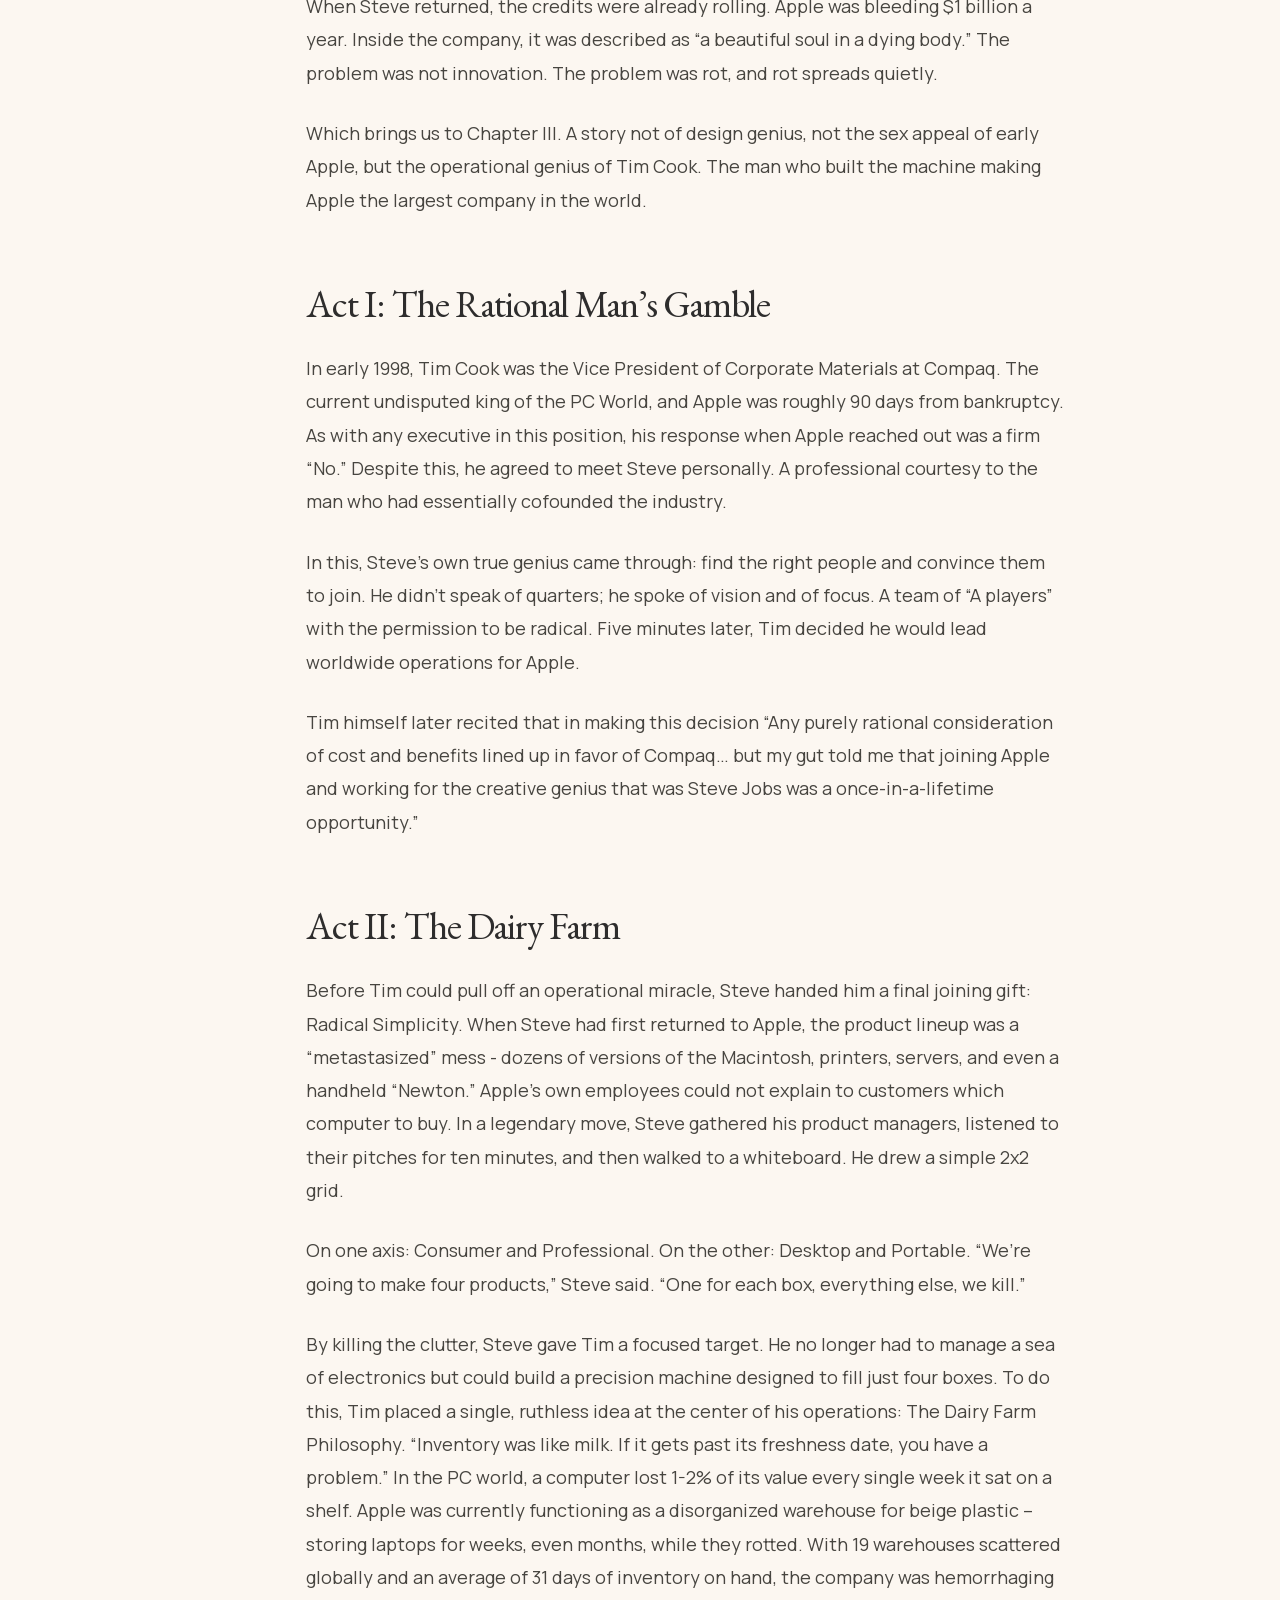
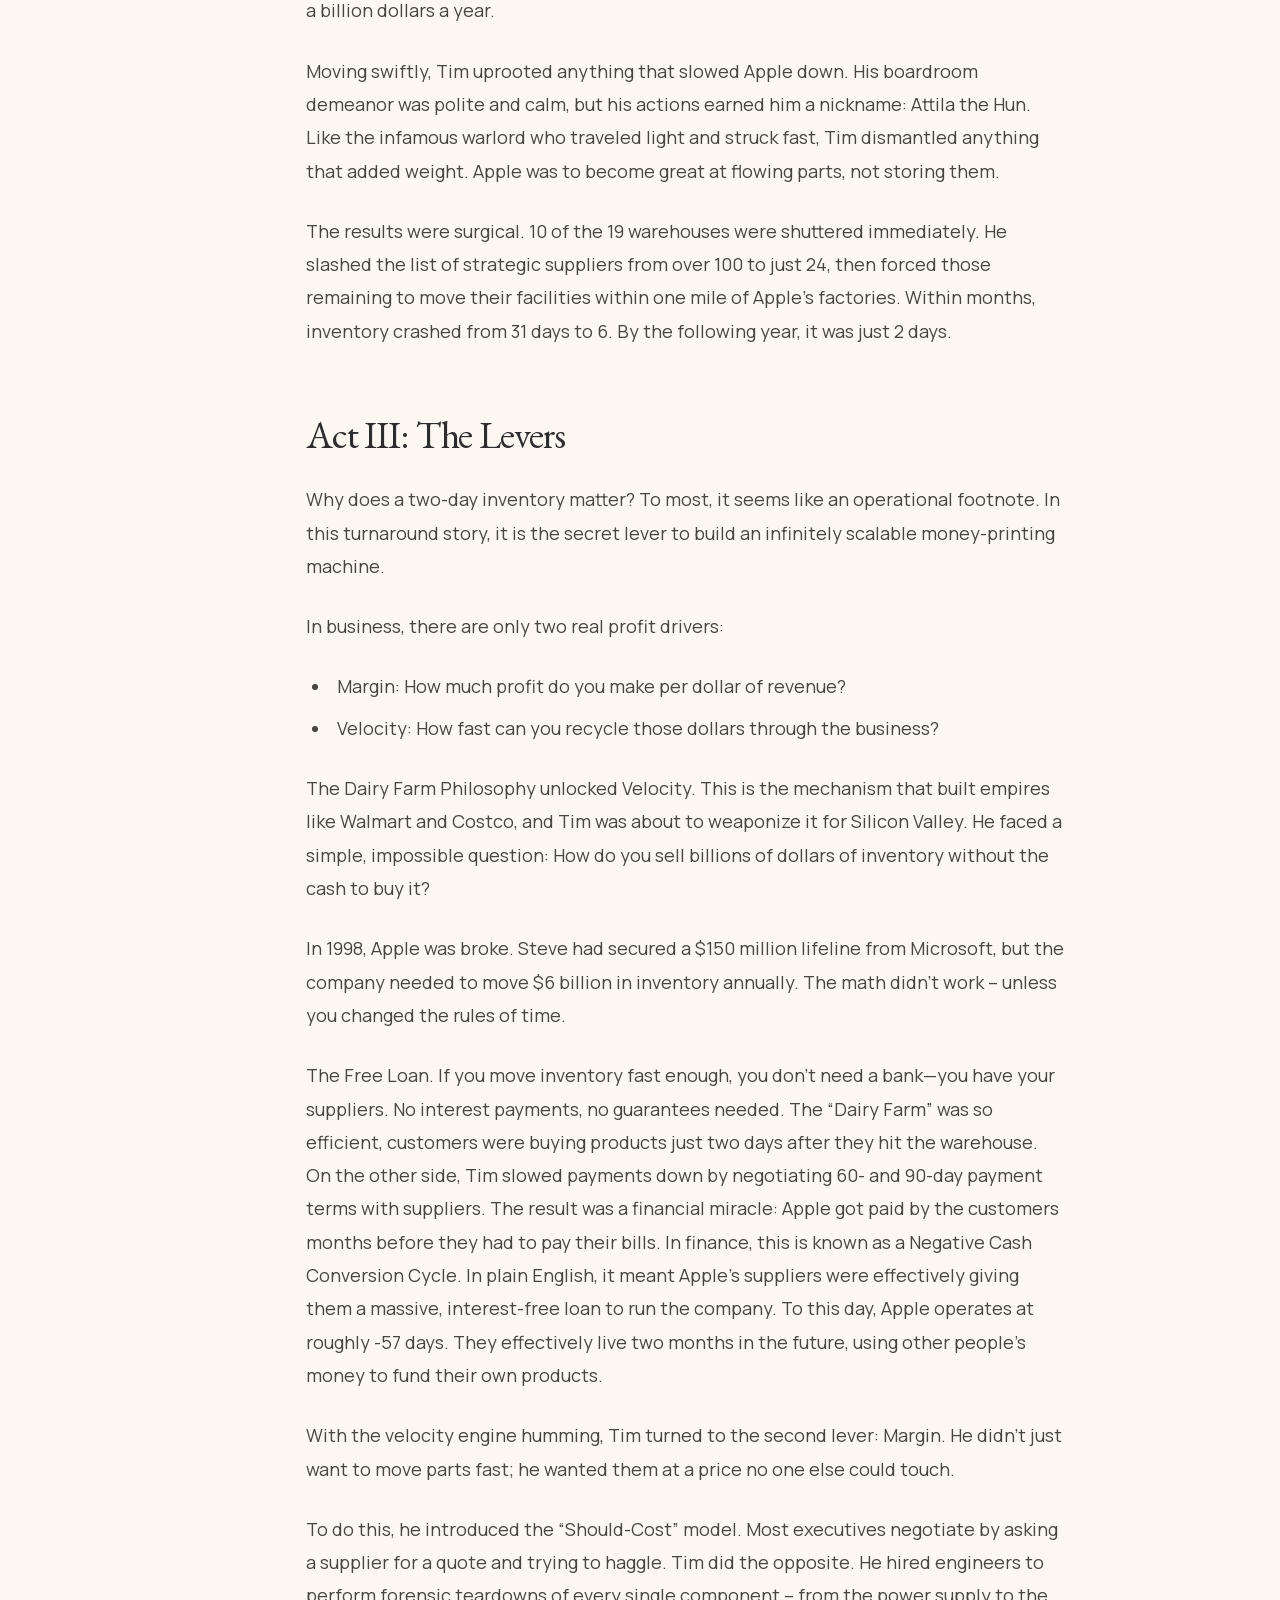
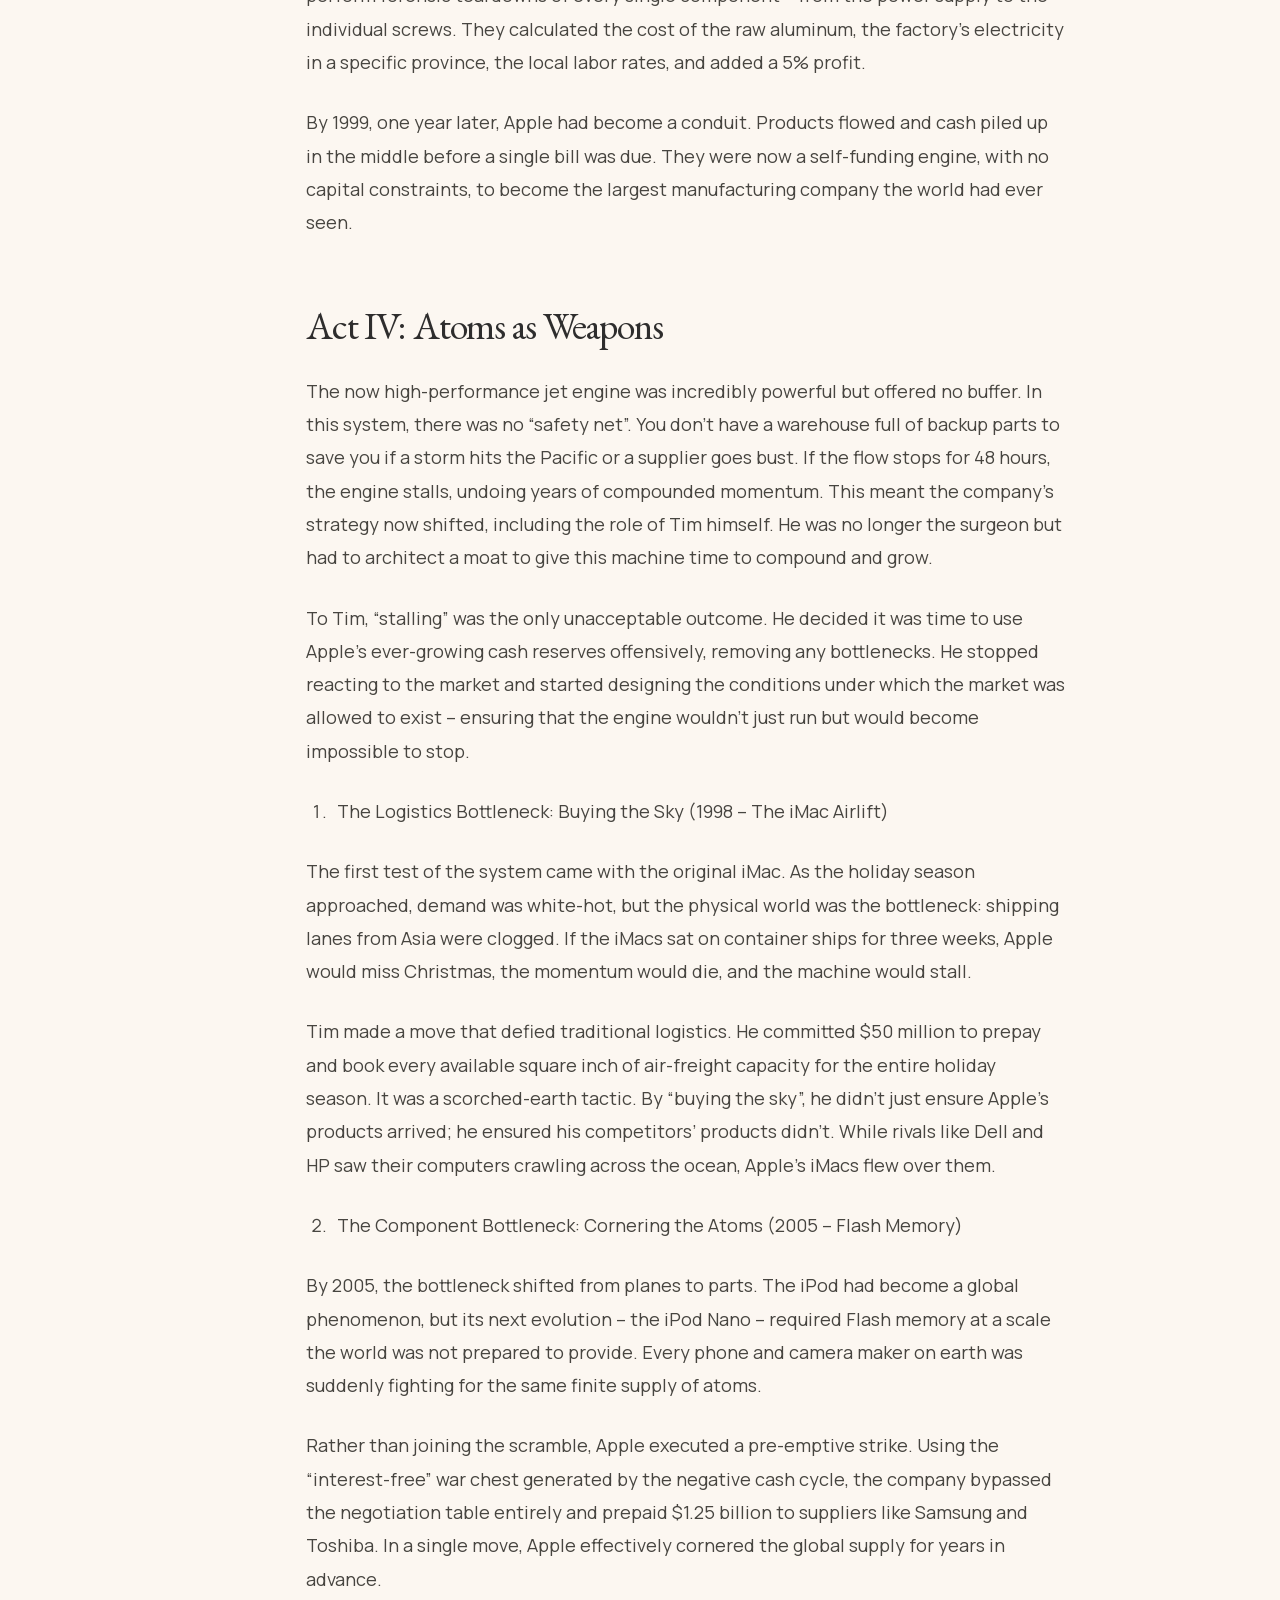
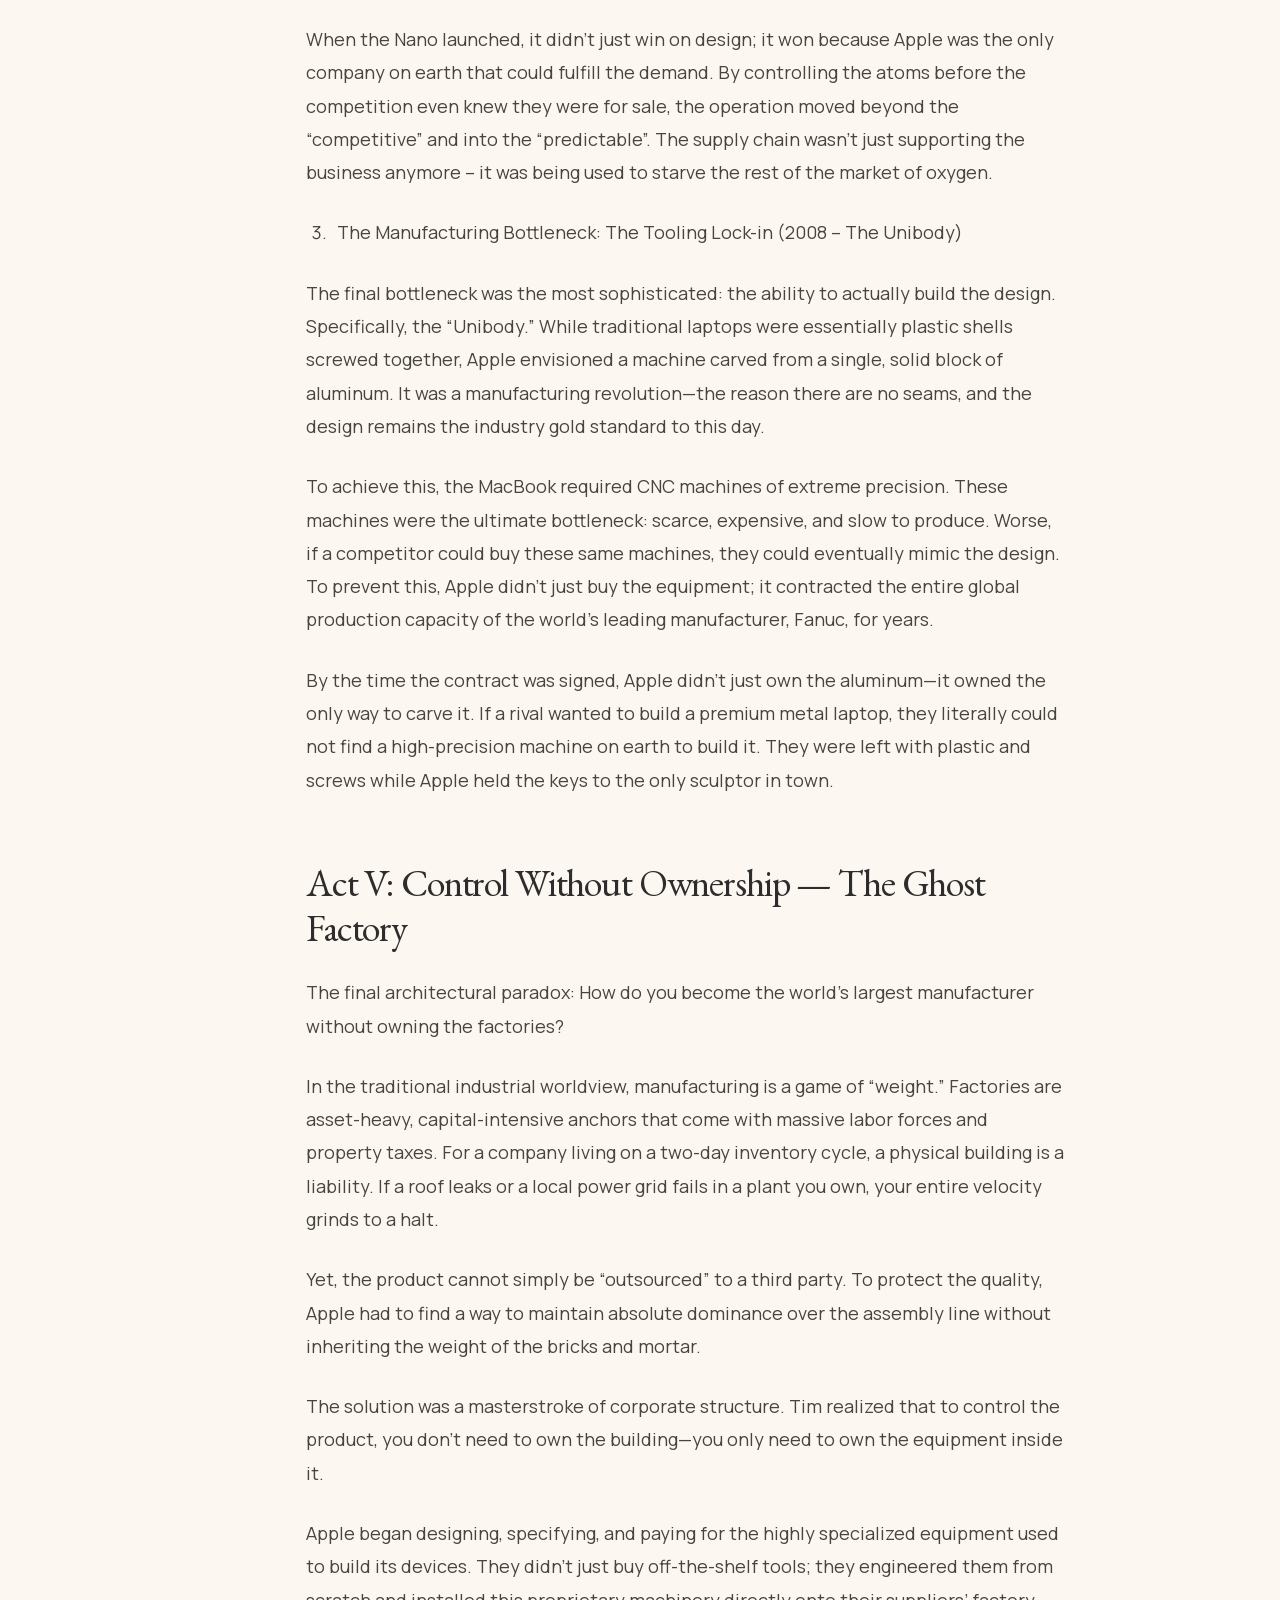
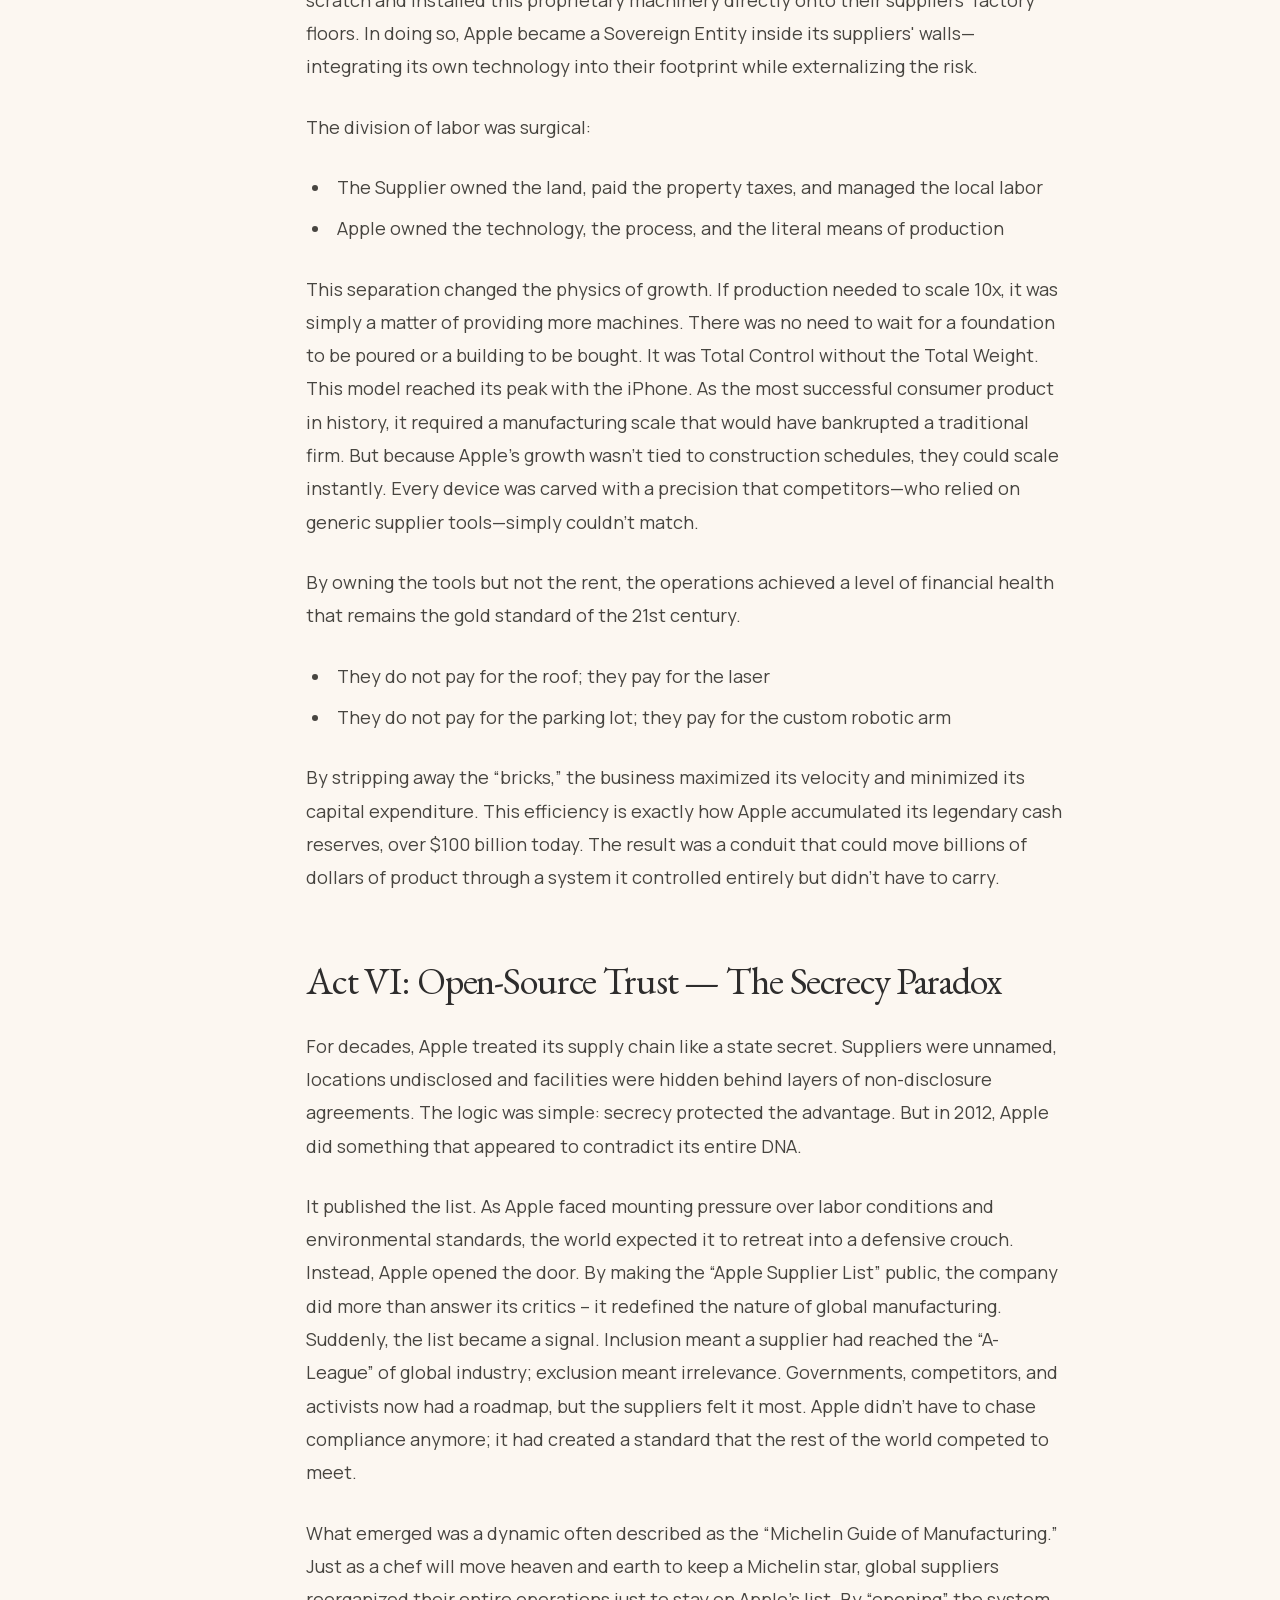
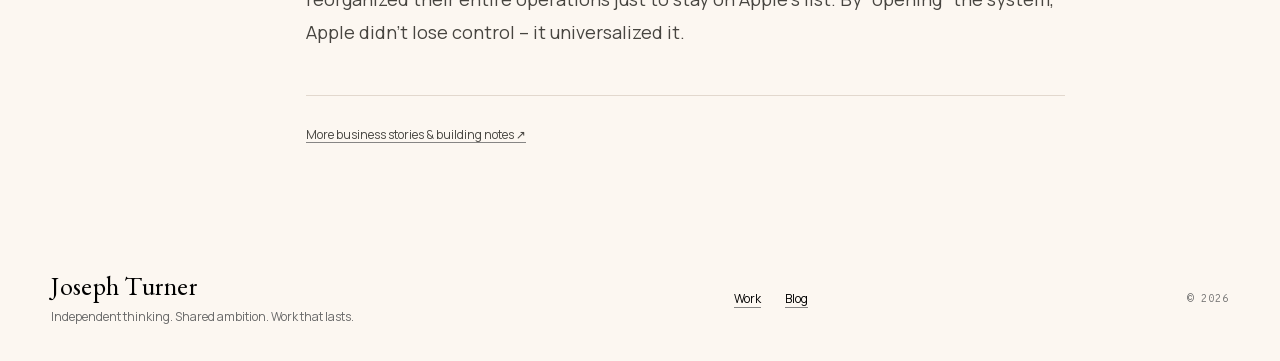
<file: blog/apple-chapter-iii/index.html>
<!DOCTYPE html><html lang="en" class="manrope_de7b2fa9-module__1ltb7q__variable overpass_mono_31824422-module__HrGTFG__variable eb_garamond_b03e06e5-module__RcE1Hq__variable h-full"><head><meta charSet="utf-8"/><meta name="viewport" content="width=device-width, initial-scale=1"/><link rel="preload" href="/_next/static/media/a343f882a40d2cc9-s.p.1sj6eobyi31rd.woff2" as="font" crossorigin="" type="font/woff2"/><link rel="preload" href="/_next/static/media/b0fb7b4004470e87-s.p.2o35gi0pd5-30.woff2" as="font" crossorigin="" type="font/woff2"/><link rel="preload" href="/_next/static/media/b156100eddfb6bc4-s.p.257csl9lc0s0n.woff2" as="font" crossorigin="" type="font/woff2"/><link rel="preload" href="/_next/static/media/c8e7f96418209c97-s.p.1wv9adx67v-8j.woff2" as="font" crossorigin="" type="font/woff2"/><link rel="stylesheet" href="/_next/static/chunks/0ovg3jimylqgm.css" data-precedence="next"/><link rel="stylesheet" href="/_next/static/chunks/1w6x1mt2yjb25.css" data-precedence="next"/><link rel="preload" as="script" fetchPriority="low" href="/_next/static/chunks/3s6nzrbk-8mnv.js"/><script src="/_next/static/chunks/19mx3mg6lkumu.js" async=""></script><script src="/_next/static/chunks/1_fm2s9242ph2.js" async=""></script><script src="/_next/static/chunks/344n2zhqbh4pn.js" async=""></script><script src="/_next/static/chunks/turbopack-2w34a61ytoodt.js" async=""></script><script src="/_next/static/chunks/1qmre2lnlr3_5.js" async=""></script><script src="/_next/static/chunks/0rfz6k05-c-x7.js" async=""></script><title>Apple, Chapter III — Joseph Turner</title><meta name="description" content="A study of the operating machine behind Apple: how decisions about inventory, suppliers and manufacturing became a business advantage."/><link rel="canonical" href="https://euriscient.com/blog/apple-chapter-iii/"/><meta property="og:title" content="Apple, Chapter III — Joseph Turner"/><meta property="og:description" content="A study of the operating machine behind Apple: how decisions about inventory, suppliers and manufacturing became a business advantage."/><meta property="og:url" content="https://euriscient.com/blog/apple-chapter-iii/"/><meta property="og:site_name" content="Joseph Turner"/><meta property="og:locale" content="en_GB"/><meta property="og:image" content="https://euriscient.com/og-image.png"/><meta property="og:image:width" content="1200"/><meta property="og:image:height" content="630"/><meta property="og:image:alt" content="Joseph Turner — Engineer. Founder. Business builder."/><meta property="og:type" content="article"/><meta property="article:published_time" content="2026-09-20"/><meta name="twitter:card" content="summary_large_image"/><meta name="twitter:title" content="Apple, Chapter III — Joseph Turner"/><meta name="twitter:description" content="A study of the operating machine behind Apple: how decisions about inventory, suppliers and manufacturing became a business advantage."/><meta name="twitter:image" content="https://euriscient.com/og-image.png"/><meta name="twitter:image:alt" content="Joseph Turner — Engineer. Founder. Business builder."/><meta name="twitter:image:width" content="1200"/><meta name="twitter:image:height" content="630"/><link rel="icon" href="/favicon.ico?favicon.2vob68tjqpejf.ico" sizes="256x256" type="image/x-icon"/><meta name="next-size-adjust" content=""/><script src="/_next/static/chunks/0cz1d0mv5g_q7.js" noModule=""></script></head><body class="min-h-full flex flex-col"><div hidden=""><!--$--><!--/$--></div><a href="#main-content" class="skip-link">Skip to content</a><header class="site-header" data-scrolled="false"><div class="wrap header-inner"><a class="site-wordmark" aria-label="Joseph Turner — home" href="/"><svg class="site-mark" viewBox="0 0 32 32" fill="none" aria-hidden="true" focusable="false"><path d="M23.43 22.69A10 10 0 1 1 23.43 9.31" stroke="currentColor" stroke-width="2.6" stroke-linecap="round"></path><path d="M12 16H19.5" stroke="currentColor" stroke-width="2.6" stroke-linecap="round"></path><circle cx="25" cy="16" r="2.3" fill="currentColor"></circle></svg>Joseph Turner</a><nav class="site-nav" aria-label="Main navigation"><a class="site-nav-link" href="/"><span class="nav-link-text">Home</span></a><a class="site-nav-link" href="/work/"><span class="nav-link-text">Work</span></a><a class="site-nav-link" aria-current="page" href="/blog/"><span class="nav-link-text">Blog</span></a></nav></div></header><main id="main-content" tabindex="-1" class="flex-1"><div><header class="story-design-module__jrLd9W__hero story-design-module__jrLd9W__apple" data-story-hero="apple"><div class="wrap story-design-module__jrLd9W__heroInner"><a class="story-design-module__jrLd9W__back" href="/blog/">← The blog library</a><div class="story-design-module__jrLd9W__heroLayout"><div class="story-design-module__jrLd9W__heroCopy"><p class="story-design-module__jrLd9W__eyebrow">Company deep dive<!-- --> / Joseph Turner</p><h1>Apple, Chapter III</h1><p class="story-design-module__jrLd9W__heroSummary">A study of the operating machine behind Apple: how decisions about inventory, suppliers and manufacturing became a business advantage.</p><p class="story-design-module__jrLd9W__heroMeta">Long-form essay</p><a class="story-design-module__jrLd9W__read" href="#article-body">Read the essay<span aria-hidden="true">↓</span></a></div><div class="story-design-module__jrLd9W__artwork undefined" aria-hidden="true"><span class="story-design-module__jrLd9W__artWord">III</span><div class="story-design-module__jrLd9W__assembly"><div class="story-design-module__jrLd9W__plate story-design-module__jrLd9W__basePlate"><span>Designed as a system.</span></div><div class="story-design-module__jrLd9W__plate story-design-module__jrLd9W__circuitPlate"><i></i><i></i><i></i><i></i><i></i></div><div class="story-design-module__jrLd9W__plate story-design-module__jrLd9W__topPlate"><span>III</span><i></i><small>THE OPERATING MACHINE</small></div></div><span class="story-design-module__jrLd9W__artFoot">Inventory. Suppliers. Manufacturing.</span></div></div><div class="story-design-module__jrLd9W__heroFooter"><span>A company story</span><span>Original editorial illustration</span></div></div></header><div id="article-body" class="wrap story-design-module__jrLd9W__articleLayout"><aside class="story-design-module__jrLd9W__articleRail"><strong>Joseph Turner</strong><span>Company deep dive</span><time dateTime="2026-09-20">20 September 2026</time><a class="text-body-sm u-fade" href="/blog/">← The blog library</a></aside><article class="story-design-module__jrLd9W__articleBody"><h2>Prequel</h2>
<p>We are well versed in the genius of Steve Jobs and most know the first chapters of Apple’s legend. The garage in which Jobs and Wozniak were hand assembling circuit boards. Selling the first fifty to the local retailer whilst scrambling to finance the parts. It is the story of the Magic – the meteoric rise where vision outpaced discipline.</p>
<p>Enter John Sculley, lured from Pepsi with the now-mythical line, “Do you want to sell sugar water for the rest of your life, or do you want to come with me and change the world?” Sculley brought consumer marketing brilliance. Steve brought obsession. For a time, it worked.</p>
<p>Then it didn’t.</p>
<p>Apple had become something unrecognizable. By 1997, Sculley’s reign as CEO had left Steve in exile, a diffusion of vision and bloated product lines. The company had been pulled into a tarpit; the early allure of immediate profitability rewarded quantity over quality of products being sold. The SKU count Apple offered had exploded with a never-ending stream of product lines. Quickly, the growth motion reversed. Products were no longer pulled by customers – they were pushed onto them.</p>
<p>When Steve returned, the credits were already rolling. Apple was bleeding $1 billion a year. Inside the company, it was described as “a beautiful soul in a dying body.” The problem was not innovation. The problem was rot, and rot spreads quietly.</p>
<p>Which brings us to Chapter III. A story not of design genius, not the sex appeal of early Apple, but the operational genius of Tim Cook. The man who built the machine making Apple the largest company in the world.</p>
<h2>Act I: The Rational Man’s Gamble</h2>
<p>In early 1998, Tim Cook was the Vice President of Corporate Materials at Compaq. The current undisputed king of the PC World, and Apple was roughly 90 days from bankruptcy. As with any executive in this position, his response when Apple reached out was a firm “No.” Despite this, he agreed to meet Steve personally. A professional courtesy to the man who had essentially cofounded the industry.</p>
<p>In this, Steve’s own true genius came through: find the right people and convince them to join. He didn’t speak of quarters; he spoke of vision and of focus. A team of “A players” with the permission to be radical. Five minutes later, Tim decided he would lead worldwide operations for Apple.</p>
<p>Tim himself later recited that in making this decision “Any purely rational consideration of cost and benefits lined up in favor of Compaq… but my gut told me that joining Apple and working for the creative genius that was Steve Jobs was a once-in-a-lifetime opportunity.”</p>
<h2>Act II: The Dairy Farm</h2>
<p>Before Tim could pull off an operational miracle, Steve handed him a final joining gift: Radical Simplicity. When Steve had first returned to Apple, the product lineup was a “metastasized” mess - dozens of versions of the Macintosh, printers, servers, and even a handheld “Newton.” Apple’s own employees could not explain to customers which computer to buy. In a legendary move, Steve gathered his product managers, listened to their pitches for ten minutes, and then walked to a whiteboard. He drew a simple 2x2 grid.</p>
<p>On one axis: Consumer and Professional. On the other: Desktop and Portable. “We’re going to make four products,” Steve said. “One for each box, everything else, we kill.”</p>
<p>By killing the clutter, Steve gave Tim a focused target. He no longer had to manage a sea of electronics but could build a precision machine designed to fill just four boxes. To do this, Tim placed a single, ruthless idea at the center of his operations: The Dairy Farm Philosophy. “Inventory was like milk. If it gets past its freshness date, you have a problem.” In the PC world, a computer lost 1-2% of its value every single week it sat on a shelf. Apple was currently functioning as a disorganized warehouse for beige plastic – storing laptops for weeks, even months, while they rotted. With 19 warehouses scattered globally and an average of 31 days of inventory on hand, the company was hemorrhaging a billion dollars a year.</p>
<p>Moving swiftly, Tim uprooted anything that slowed Apple down. His boardroom demeanor was polite and calm, but his actions earned him a nickname: Attila the Hun. Like the infamous warlord who traveled light and struck fast, Tim dismantled anything that added weight. Apple was to become great at flowing parts, not storing them.</p>
<p>The results were surgical. 10 of the 19 warehouses were shuttered immediately. He slashed the list of strategic suppliers from over 100 to just 24, then forced those remaining to move their facilities within one mile of Apple’s factories. Within months, inventory crashed from 31 days to 6. By the following year, it was just 2 days.</p>
<h2>Act III: The Levers</h2>
<p>Why does a two-day inventory matter? To most, it seems like an operational footnote. In this turnaround story, it is the secret lever to build an infinitely scalable money-printing machine.</p>
<p>In business, there are only two real profit drivers:</p>
<ul>
<li>Margin: How much profit do you make per dollar of revenue?</li>
<li>Velocity: How fast can you recycle those dollars through the business?</li>
</ul>
<p>The Dairy Farm Philosophy unlocked Velocity. This is the mechanism that built empires like Walmart and Costco, and Tim was about to weaponize it for Silicon Valley. He faced a simple, impossible question: How do you sell billions of dollars of inventory without the cash to buy it?</p>
<p>In 1998, Apple was broke. Steve had secured a $150 million lifeline from Microsoft, but the company needed to move $6 billion in inventory annually. The math didn’t work – unless you changed the rules of time.</p>
<p>The Free Loan. If you move inventory fast enough, you don’t need a bank—you have your suppliers. No interest payments, no guarantees needed. The “Dairy Farm” was so efficient, customers were buying products just two days after they hit the warehouse. On the other side, Tim slowed payments down by negotiating 60- and 90-day payment terms with suppliers.
The result was a financial miracle: Apple got paid by the customers months before they had to pay their bills. In finance, this is known as a Negative Cash Conversion Cycle. In plain English, it meant Apple’s suppliers were effectively giving them a massive, interest-free loan to run the company. To this day, Apple operates at roughly -57 days. They effectively live two months in the future, using other people’s money to fund their own products.</p>
<p>With the velocity engine humming, Tim turned to the second lever: Margin. He didn’t just want to move parts fast; he wanted them at a price no one else could touch.</p>
<p>To do this, he introduced the “Should-Cost” model. Most executives negotiate by asking a supplier for a quote and trying to haggle. Tim did the opposite. He hired engineers to perform forensic teardowns of every single component – from the power supply to the individual screws. They calculated the cost of the raw aluminum, the factory’s electricity in a specific province, the local labor rates, and added a 5% profit.</p>
<p>By 1999, one year later, Apple had become a conduit. Products flowed and cash piled up in the middle before a single bill was due. They were now a self-funding engine, with no capital constraints, to become the largest manufacturing company the world had ever seen.</p>
<h2>Act IV: Atoms as Weapons</h2>
<p>The now high-performance jet engine was incredibly powerful but offered no buffer. In this system, there was no “safety net”. You don’t have a warehouse full of backup parts to save you if a storm hits the Pacific or a supplier goes bust. If the flow stops for 48 hours, the engine stalls, undoing years of compounded momentum. This meant the company’s strategy now shifted, including the role of Tim himself. He was no longer the surgeon but had to architect a moat to give this machine time to compound and grow.</p>
<p>To Tim, “stalling” was the only unacceptable outcome. He decided it was time to use Apple’s ever-growing cash reserves offensively, removing any bottlenecks. He stopped reacting to the market and started designing the conditions under which the market was allowed to exist – ensuring that the engine wouldn’t just run but would become impossible to stop.</p>
<ol>
<li>The Logistics Bottleneck: Buying the Sky (1998 – The iMac Airlift)</li>
</ol>
<p>The first test of the system came with the original iMac. As the holiday season approached, demand was white-hot, but the physical world was the bottleneck: shipping lanes from Asia were clogged. If the iMacs sat on container ships for three weeks, Apple would miss Christmas, the momentum would die, and the machine would stall.</p>
<p>Tim made a move that defied traditional logistics. He committed $50 million to prepay and book every available square inch of air-freight capacity for the entire holiday season. It was a scorched-earth tactic. By “buying the sky”, he didn’t just ensure Apple’s products arrived; he ensured his competitors’ products didn’t. While rivals like Dell and HP saw their computers crawling across the ocean, Apple’s iMacs flew over them.</p>
<ol start="2">
<li>The Component Bottleneck: Cornering the Atoms (2005 – Flash Memory)</li>
</ol>
<p>By 2005, the bottleneck shifted from planes to parts. The iPod had become a global phenomenon, but its next evolution – the iPod Nano – required Flash memory at a scale the world was not prepared to provide. Every phone and camera maker on earth was suddenly fighting for the same finite supply of atoms.</p>
<p>Rather than joining the scramble, Apple executed a pre-emptive strike. Using the “interest-free” war chest generated by the negative cash cycle, the company bypassed the negotiation table entirely and prepaid $1.25 billion to suppliers like Samsung and Toshiba. In a single move, Apple effectively cornered the global supply for years in advance.</p>
<p>When the Nano launched, it didn’t just win on design; it won because Apple was the only company on earth that could fulfill the demand. By controlling the atoms before the competition even knew they were for sale, the operation moved beyond the “competitive” and into the “predictable”. The supply chain wasn’t just supporting the business anymore – it was being used to starve the rest of the market of oxygen.</p>
<ol start="3">
<li>The Manufacturing Bottleneck: The Tooling Lock-in (2008 – The Unibody)</li>
</ol>
<p>The final bottleneck was the most sophisticated: the ability to actually build the design. Specifically, the “Unibody.” While traditional laptops were essentially plastic shells screwed together, Apple envisioned a machine carved from a single, solid block of aluminum. It was a manufacturing revolution—the reason there are no seams, and the design remains the industry gold standard to this day.</p>
<p>To achieve this, the MacBook required CNC machines of extreme precision. These machines were the ultimate bottleneck: scarce, expensive, and slow to produce. Worse, if a competitor could buy these same machines, they could eventually mimic the design. To prevent this, Apple didn’t just buy the equipment; it contracted the entire global production capacity of the world’s leading manufacturer, Fanuc, for years.</p>
<p>By the time the contract was signed, Apple didn’t just own the aluminum—it owned the only way to carve it. If a rival wanted to build a premium metal laptop, they literally could not find a high-precision machine on earth to build it. They were left with plastic and screws while Apple held the keys to the only sculptor in town.</p>
<h2>Act V: Control Without Ownership — The Ghost Factory</h2>
<p>The final architectural paradox: How do you become the world’s largest manufacturer without owning the factories?</p>
<p>In the traditional industrial worldview, manufacturing is a game of “weight.” Factories are asset-heavy, capital-intensive anchors that come with massive labor forces and property taxes. For a company living on a two-day inventory cycle, a physical building is a liability. If a roof leaks or a local power grid fails in a plant you own, your entire velocity grinds to a halt.</p>
<p>Yet, the product cannot simply be “outsourced” to a third party. To protect the quality, Apple had to find a way to maintain absolute dominance over the assembly line without inheriting the weight of the bricks and mortar.</p>
<p>The solution was a masterstroke of corporate structure. Tim realized that to control the product, you don’t need to own the building—you only need to own the equipment inside it.</p>
<p>Apple began designing, specifying, and paying for the highly specialized equipment used to build its devices. They didn’t just buy off-the-shelf tools; they engineered them from scratch and installed this proprietary machinery directly onto their suppliers’ factory floors. In doing so, Apple became a Sovereign Entity inside its suppliers&#x27; walls—integrating its own technology into their footprint while externalizing the risk.</p>
<p>The division of labor was surgical:</p>
<ul>
<li>The Supplier owned the land, paid the property taxes, and managed the local labor</li>
<li>Apple owned the technology, the process, and the literal means of production</li>
</ul>
<p>This separation changed the physics of growth. If production needed to scale 10x, it was simply a matter of providing more machines. There was no need to wait for a foundation to be poured or a building to be bought. It was Total Control without the Total Weight. This model reached its peak with the iPhone. As the most successful consumer product in history, it required a manufacturing scale that would have bankrupted a traditional firm. But because Apple’s growth wasn&#x27;t tied to construction schedules, they could scale instantly. Every device was carved with a precision that competitors—who relied on generic supplier tools—simply couldn&#x27;t match.</p>
<p>By owning the tools but not the rent, the operations achieved a level of financial health that remains the gold standard of the 21st century.</p>
<ul>
<li>They do not pay for the roof; they pay for the laser</li>
<li>They do not pay for the parking lot; they pay for the custom robotic arm</li>
</ul>
<p>By stripping away the “bricks,” the business maximized its velocity and minimized its capital expenditure. This efficiency is exactly how Apple accumulated its legendary cash reserves, over $100 billion today. The result was a conduit that could move billions of dollars of product through a system it controlled entirely but didn’t have to carry.</p>
<h2>Act VI: Open-Source Trust — The Secrecy Paradox</h2>
<p>For decades, Apple treated its supply chain like a state secret. Suppliers were unnamed, locations undisclosed and facilities were hidden behind layers of non-disclosure agreements. The logic was simple: secrecy protected the advantage. But in 2012, Apple did something that appeared to contradict its entire DNA.</p>
<p>It published the list. As Apple faced mounting pressure over labor conditions and environmental standards, the world expected it to retreat into a defensive crouch. Instead, Apple opened the door. By making the “Apple Supplier List” public, the company did more than answer its critics – it redefined the nature of global manufacturing.
Suddenly, the list became a signal. Inclusion meant a supplier had reached the “A-League” of global industry; exclusion meant irrelevance. Governments, competitors, and activists now had a roadmap, but the suppliers felt it most. Apple didn’t have to chase compliance anymore; it had created a standard that the rest of the world competed to meet.</p>
<p>What emerged was a dynamic often described as the “Michelin Guide of Manufacturing.” Just as a chef will move heaven and earth to keep a Michelin star, global suppliers reorganized their entire operations just to stay on Apple’s list. By “opening” the system, Apple didn’t lose control – it universalized it.</p><footer class="story-design-module__jrLd9W__articleEnd"><a class="text-body-sm u-fade" href="/blog/">More business stories &amp; building notes ↗</a></footer></article></div></div><!--$--><!--/$--></main><footer class="site-footer"><div class="wrap footer-inner"><div><p class="site-wordmark">Joseph Turner</p><p class="text-body-sm text-muted mt-2">Independent thinking. Shared ambition. Work that lasts.</p></div><nav aria-label="Footer navigation" class="flex flex-wrap gap-6 text-body-sm"><a class="u-fade" href="/work/">Work</a><a class="u-fade" href="/blog/">Blog</a></nav><div class="footer-settings"><p class="label text-label-xs text-muted">© <!-- -->2026</p></div></div></footer><script src="/_next/static/chunks/3s6nzrbk-8mnv.js" id="_R_" async=""></script><script>(self.__next_f=self.__next_f||[]).push([0])</script><script>self.__next_f.push([1,"1:\"$Sreact.fragment\"\n2:I[80322,[\"/_next/static/chunks/1qmre2lnlr3_5.js\"],\"Header\"]\n3:I[39756,[\"/_next/static/chunks/1qmre2lnlr3_5.js\"],\"default\"]\n4:I[37457,[\"/_next/static/chunks/1qmre2lnlr3_5.js\"],\"default\"]\n5:I[22016,[\"/_next/static/chunks/1qmre2lnlr3_5.js\",\"/_next/static/chunks/0rfz6k05-c-x7.js\"],\"\"]\n7:I[97367,[\"/_next/static/chunks/1qmre2lnlr3_5.js\"],\"OutletBoundary\"]\n8:\"$Sreact.suspense\"\nb:I[97367,[\"/_next/static/chunks/1qmre2lnlr3_5.js\"],\"ViewportBoundary\"]\nd:I[97367,[\"/_next/static/chunks/1qmre2lnlr3_5.js\"],\"MetadataBoundary\"]\nf:I[68027,[\"/_next/static/chunks/1qmre2lnlr3_5.js\"],\"default\",1]\n:HL[\"/_next/static/chunks/0ovg3jimylqgm.css\",\"style\"]\n:HL[\"/_next/static/media/a343f882a40d2cc9-s.p.1sj6eobyi31rd.woff2\",\"font\",{\"crossOrigin\":\"\",\"type\":\"font/woff2\"}]\n:HL[\"/_next/static/media/b0fb7b4004470e87-s.p.2o35gi0pd5-30.woff2\",\"font\",{\"crossOrigin\":\"\",\"type\":\"font/woff2\"}]\n:HL[\"/_next/static/media/b156100eddfb6bc4-s.p.257csl9lc0s0n.woff2\",\"font\",{\"crossOrigin\":\"\",\"type\":\"font/woff2\"}]\n:HL[\"/_next/static/media/c8e7f96418209c97-s.p.1wv9adx67v-8j.woff2\",\"font\",{\"crossOrigin\":\"\",\"type\":\"font/woff2\"}]\n:HL[\"/_next/static/chunks/1w6x1mt2yjb25.css\",\"style\"]\na:X\n0:{\"P\":null,\"c\":[\"\",\"blog\",\"apple-chapter-iii\",\"\"],\"q\":\"\",\"i\":false,\"f\":[[[\"\",{\"children\":[\"blog\",{\"children\":[[\"slug\",\"apple-chapter-iii\",\"d\",[]],{\"children\":[\"__PAGE__\",{},\"$undefined\",\"$undefined\",4608]},\"$undefined\",\"$undefined\",4608]},\"$undefined\",\"$undefined\",4608]},\"$undefined\",\"$undefined\",4624],[[\"$\",\"$1\",\"c\",{\"children\":[[[\"$\",\"link\",\"0\",{\"rel\":\"stylesheet\",\"href\":\"/_next/static/chunks/0ovg3jimylqgm.css\",\"precedence\":\"next\",\"crossOrigin\":\"$undefined\",\"nonce\":\"$undefined\"}],[\"$\",\"script\",\"script-0\",{\"src\":\"/_next/static/chunks/1qmre2lnlr3_5.js\",\"async\":true,\"nonce\":\"$undefined\"}]],[\"$\",\"html\",null,{\"lang\":\"en\",\"className\":\"manrope_de7b2fa9-module__1ltb7q__variable overpass_mono_31824422-module__HrGTFG__variable eb_garamond_b03e06e5-module__RcE1Hq__variable h-full\",\"children\":[\"$\",\"body\",null,{\"className\":\"min-h-full flex flex-col\",\"children\":[[\"$\",\"a\",null,{\"href\":\"#main-content\",\"className\":\"skip-link\",\"children\":\"Skip to content\"}],[\"$\",\"$L2\",null,{}],[\"$\",\"main\",null,{\"id\":\"main-content\",\"tabIndex\":-1,\"className\":\"flex-1\",\"children\":[\"$\",\"$L3\",null,{\"parallelRouterKey\":\"children\",\"error\":\"$undefined\",\"errorStyles\":\"$undefined\",\"errorScripts\":\"$undefined\",\"template\":[\"$\",\"$L4\",null,{}],\"templateStyles\":\"$undefined\",\"templateScripts\":\"$undefined\",\"notFound\":[[[\"$\",\"title\",null,{\"children\":\"404: This page could not be found.\"}],[\"$\",\"div\",null,{\"style\":{\"fontFamily\":\"system-ui,\\\"Segoe UI\\\",Roboto,Helvetica,Arial,sans-serif,\\\"Apple Color Emoji\\\",\\\"Segoe UI Emoji\\\"\",\"height\":\"100vh\",\"textAlign\":\"center\",\"display\":\"flex\",\"flexDirection\":\"column\",\"alignItems\":\"center\",\"justifyContent\":\"center\"},\"children\":[\"$\",\"div\",null,{\"children\":[[\"$\",\"style\",null,{\"dangerouslySetInnerHTML\":{\"__html\":\"body{color:#000;background:#fff;margin:0}.next-error-h1{border-right:1px solid rgba(0,0,0,.3)}@media (prefers-color-scheme:dark){body{color:#fff;background:#000}.next-error-h1{border-right:1px solid rgba(255,255,255,.3)}}\"}}],[\"$\",\"h1\",null,{\"className\":\"next-error-h1\",\"style\":{\"display\":\"inline-block\",\"margin\":\"0 20px 0 0\",\"padding\":\"0 23px 0 0\",\"fontSize\":24,\"fontWeight\":500,\"verticalAlign\":\"top\",\"lineHeight\":\"49px\"},\"children\":404}],[\"$\",\"div\",null,{\"style\":{\"display\":\"inline-block\"},\"children\":[\"$\",\"h2\",null,{\"style\":{\"fontSize\":14,\"fontWeight\":400,\"lineHeight\":\"49px\",\"margin\":0},\"children\":\"This page could not be found.\"}]}]]}]}]],[]],\"forbidden\":\"$undefined\",\"unauthorized\":\"$undefined\"}]}],[\"$\",\"footer\",null,{\"className\":\"site-footer\",\"children\":[\"$\",\"div\",null,{\"className\":\"wrap footer-inner\",\"children\":[[\"$\",\"div\",null,{\"children\":[[\"$\",\"p\",null,{\"className\":\"site-wordmark\",\"children\":\"Joseph Turner\"}],[\"$\",\"p\",null,{\"className\":\"text-body-sm text-muted mt-2\",\"children\":\"Independent thinking. Shared ambition. Work that lasts.\"}]]}],[\"$\",\"nav\",null,{\"aria-label\":\"Footer navigation\",\"className\":\"flex flex-wrap gap-6 text-body-sm\",\"children\":[[\"$\",\"$L5\",null,{\"href\":\"/work\",\"className\":\"u-fade\",\"children\":\"Work\"}],[\"$\",\"$L5\",null,{\"href\":\"/blog\",\"className\":\"u-fade\",\"children\":\"Blog\"}],\"\"]}],[\"$\",\"div\",null,{\"className\":\"footer-settings\",\"children\":[\"$\",\"p\",null,{\"className\":\"label text-label-xs text-muted\",\"children\":[\"© \",2026]}]}]]}]}]]}]}]]}],{\"children\":[[\"$\",\"$1\",\"c\",{\"children\":[null,[\"$\",\"$L3\",null,{\"parallelRouterKey\":\"children\",\"error\":\"$undefined\",\"errorStyles\":\"$undefined\",\"errorScripts\":\"$undefined\",\"template\":[\"$\",\"$L4\",null,{}],\"templateStyles\":\"$undefined\",\"templateScripts\":\"$undefined\",\"notFound\":\"$undefined\",\"forbidden\":\"$undefined\",\"unauthorized\":\"$undefined\"}]]}],{\"children\":[[\"$\",\"$1\",\"c\",{\"children\":[null,[\"$\",\"$L3\",null,{\"parallelRouterKey\":\"children\",\"error\":\"$undefined\",\"errorStyles\":\"$undefined\",\"errorScripts\":\"$undefined\",\"template\":[\"$\",\"$L4\",null,{}],\"templateStyles\":\"$undefined\",\"templateScripts\":\"$undefined\",\"notFound\":\"$undefined\",\"forbidden\":\"$undefined\",\"unauthorized\":\"$undefined\"}]]}],{\"children\":[[\"$\",\"$1\",\"c\",{\"children\":[\"$L6\",[[\"$\",\"link\",\"0\",{\"rel\":\"stylesheet\",\"href\":\"/_next/static/chunks/1w6x1mt2yjb25.css\",\"precedence\":\"next\",\"crossOrigin\":\"$undefined\",\"nonce\":\"$undefined\"}],[\"$\",\"script\",\"script-0\",{\"src\":\"/_next/static/chunks/0rfz6k05-c-x7.js\",\"async\":true,\"nonce\":\"$undefined\"}]],[\"$\",\"$L7\",null,{\"children\":[\"$\",\"$8\",null,{\"name\":\"Next.MetadataOutlet\",\"children\":\"$@9\"}]}]]}],{},null,false,null]},null,false,\"$a\"]},null,false,\"$a\"]},null,false,null],[\"$\",\"$1\",\"h\",{\"children\":[null,[\"$\",\"$Lb\",null,{\"children\":\"$Lc\"}],[\"$\",\"div\",null,{\"hidden\":true,\"children\":[\"$\",\"$Ld\",null,{\"children\":[\"$\",\"$8\",null,{\"name\":\"Next.Metadata\",\"children\":\"$Le\"}]}]}],[\"$\",\"meta\",null,{\"name\":\"next-size-adjust\",\"content\":\"\"}]]}],false]],\"m\":\"$undefined\",\"G\":[\"$f\",[[\"$\",\"link\",\"0\",{\"rel\":\"stylesheet\",\"href\":\"/_next/static/chunks/0ovg3jimylqgm.css\",\"precedence\":\"next\",\"crossOrigin\":\"$undefined\",\"nonce\":\"$undefined\"}]]],\"S\":true,\"h\":null,\"r\":\"$undefined\",\"s\":\"$undefined\",\"a\":\"$undefined\",\"l\":\"$undefined\",\"p\":\"$undefined\",\"d\":\"$undefined\",\"b\":\"bSojMNUDPpZ5OU2ahexJC\"}\n10:I[70984,[\"/_next/static/chunks/1qmre2lnlr3_5.js\",\"/_next/static/chunks/0rfz6k05-c-x7.js\"],\"StoryHero\"]\na:C\n6:[\"$\",\"div\",null,{\"children\":[[\"$\",\"$L10\",null,{\"post\":{\"slug\":\"apple-chapter-iii\",\"title\":\"Apple, Chapter III\",\"subtitle\":\"Becoming the World’s Largest Manufacturer\",\"date\":\"2026-09-20\",\"summary\":\"A study of the operating machine behind Apple: how decisions about inventory, suppliers and manufacturing became a business advantage.\",\"draft\":false,\"editorialStatus\":\"Author approved for publication; full fact-check outstanding\",\"category\":\"Company deep dive\",\"theme\":\"apple\",\"format\":\"Long-form essay\"}}],[\"$\",\"div\",null,{\"id\":\"article-body\",\"className\":\"wrap story-design-module__jrLd9W__articleLayout\",\"children\":[[\"$\",\"aside\",null,{\"className\":\"story-design-module__jrLd9W__articleRail\",\"children\":[[\"$\",\"strong\",null,{\"children\":\"Joseph Turner\"}],[\"$\",\"span\",null,{\"children\":\"Company deep dive\"}],[\"$\",\"time\",null,{\"dateTime\":\"2026-09-20\",\"children\":\"20 September 2026\"}],[\"$\",\"$L5\",null,{\"className\":\"text-body-sm u-fade\",\"href\":\"/blog\",\"children\":\"← The blog library\"}]]}],[\"$\",\"article\",null,{\"className\":\"story-design-module__jrLd9W__articleBody\",\"children\":[[[\"$\",\"h2\",null,{\"children\":\"Prequel\"}],\"\\n\",[\"$\",\"p\",null,{\"children\":\"We are well versed in the genius of Steve Jobs and most know the first chapters of Apple’s legend. The garage in which Jobs and Wozniak were hand assembling circuit boards. Selling the first fifty to the local retailer whilst scrambling to finance the parts. It is the story of the Magic – the meteoric rise where vision outpaced discipline.\"}],\"\\n\",[\"$\",\"p\",null,{\"children\":\"Enter John Sculley, lured from Pepsi with the now-mythical line, “Do you want to sell sugar water for the rest of your life, or do you want to come with me and change the world?” Sculley brought consumer marketing brilliance. Steve brought obsession. For a time, it worked.\"}],\"\\n\",[\"$\",\"p\",null,{\"children\":\"Then it didn’t.\"}],\"\\n\",[\"$\",\"p\",null,{\"children\":\"Apple had become something unrecognizable. By 1997, Sculley’s reign as CEO had left Steve in exile, a diffusion of vision and bloated product lines. The company had been pulled into a tarpit; the early allure of immediate profitability rewarded quantity over quality of products being sold. The SKU count Apple offered had exploded with a never-ending stream of product lines. Quickly, the growth motion reversed. Products were no longer pulled by customers – they were pushed onto them.\"}],\"\\n\",[\"$\",\"p\",null,{\"children\":\"When Steve returned, the credits were already rolling. Apple was bleeding $1 billion a year. Inside the company, it was described as “a beautiful soul in a dying body.” The problem was not innovation. The problem was rot, and rot spreads quietly.\"}],\"\\n\",[\"$\",\"p\",null,{\"children\":\"Which brings us to Chapter III. A story not of design genius, not the sex appeal of early Apple, but the operational genius of Tim Cook. The man who built the machine making Apple the largest company in the world.\"}],\"\\n\",[\"$\",\"h2\",null,{\"children\":\"Act I: The Rational Man’s Gamble\"}],\"\\n\",[\"$\",\"p\",null,{\"children\":\"In early 1998, Tim Cook was the Vice President of Corporate Materials at Compaq. The current undisputed king of the PC World, and Apple was roughly 90 days from bankruptcy. As with any executive in this position, his response when Apple reached out was a firm “No.” Despite this, he agreed to meet Steve personally. A professional courtesy to the man who had essentially cofounded the industry.\"}],\"\\n\",[\"$\",\"p\",null,{\"children\":\"In this, Steve’s own true genius came through: find the right people and convince them to join. He didn’t speak of quarters; he spoke of vision and of focus. A team of “A players” with the permission to be radical. Five minutes later, Tim decided he would lead worldwide operations for Apple.\"}],\"\\n\",\"$L11\",\"\\n\",\"$L12\",\"\\n\",\"$L13\",\"\\n\",\"$L14\",\"\\n\",\"$L15\",\"\\n\",\"$L16\",\"\\n\",\"$L17\",\"\\n\",\"$L18\",\"\\n\",\"$L19\",\"\\n\",\"$L1a\",\"\\n\",\"$L1b\",\"\\n\",\"$L1c\",\"\\n\",\"$L1d\",\"\\n\",\"$L1e\",\"\\n\",\"$L1f\",\"\\n\",\"$L20\",\"\\n\",\"$L21\",\"\\n\",\"$L22\",\"\\n\",\"$L23\",\"\\n\",\"$L24\",\"\\n\",\"$L25\",\"\\n\",\"$L26\",\"\\n\",\"$L27\",\"\\n\",\"$L28\",\"\\n\",\"$L29\",\"\\n\",\"$L2a\",\"\\n\",\"$L2b\",\"\\n\",\"$L2c\",\"\\n\",\"$L2d\",\"\\n\",\"$L2e\",\"\\n\",\"$L2f\",\"\\n\",\"$L30\",\"\\n\",\"$L31\",\"\\n\",\"$L32\",\"\\n\",\"$L33\",\"\\n\",\"$L34\",\"\\n\",\"$L35\",\"\\n\",\"$L36\",\"\\n\",\"$L37\",\"\\n\",\"$L38\",\"\\n\",\"$L39\",\"\\n\",\"$L3a\",\"\\n\",\"$L3b\",\"\\n\",\"$L3c\",\"\\n\",\"$L3d\",\"\\n\",\"$L3e\",\"\\n\",\"$L3f\"],\"$L40\"]}]]}]]}]\n11:[\"$\",\"p\",null,{\"children\":\"Tim himself later recited that in making this decision “Any purely rational consideration of cost and benefits lined up in favor of Compaq… but my gut told me that joining Apple and working for the creative genius that was Steve Jobs was a once-in-a-lifetime opportunity.”\"}]\n12:[\"$\",\"h2\",null,{\"children\":\"Act II: The Dairy Farm\"}]\n13:[\"$\",\"p\",null,{\"children\":\"Before Tim could pull off an operational miracle, Steve handed him a final joining gift: Radical Simplicity. When Steve had first returned to Apple, the product lineup was a “metastasized” mess - dozens of versions of the Macintosh, printers, servers, and even a handheld “Newton.” Apple’s own employees could not explain to customers which computer to buy. In a legendary move, Steve gathered his product managers, listened to their pitches for ten minutes, and then walked to a whiteboard. He drew a simple 2x2 grid.\"}]\n14:[\"$\",\"p\",null,{\"children\":\"On one axis: Consumer and Professional. On the other: Desktop and Portable. “We’re going to make four products,” Steve said. “One for each box, everything else, we kill.”\"}]\n15:[\"$\",\"p\",null,{\"children\":\"By killing the clutter, Steve gave Tim a focused target. He no longer had to manage a sea of electronics but could build a precision machine designed to fill just four boxes. To do this, Tim placed a single, ruthless idea at the center of his operations: The Dairy Farm Philosophy. “Inventory was like milk. If it gets past its freshness date, you have a problem.” In the PC world, a computer lost 1-2% of its value every single week it sat on a shelf. Apple was currently functioning as a disorganized warehouse for beige plastic – storing laptops for weeks, even months, while they rotted. With 19 warehouses scattered globally and an average of 31 days of inventory on hand, the company was hemorrhaging a billion dollars a year.\"}]\n16:[\"$\",\"p\",null,{\"children\":\"Moving swiftly, Tim uprooted anything that slowed Apple down. His boardroom demeanor was polite and calm, but his actions earned him a nickname: Attila the Hun. Like the infamous warlord who traveled light and struck fast, Tim dismantled anything that added weight. Apple was to become great at flowing parts, not storing them.\"}]\n17:[\"$\",\"p\",null,{\"children\":\"The results were surgical. 10 of the 19 warehouses were shuttered immediately. He slashed the list of strategic suppliers from over 100 to just 24, then forced those remaining to move their facilities within one mile of Apple’s factories. Within months, inventory crashed from 31 days to 6. By the following year, it was just 2 days.\"}]\n18:[\"$\",\"h2\",null,{\"children\":\"Act III: The Levers\"}]\n19:[\"$\",\"p\",null,{\"children\":\"Why does a two-day inventory matter? To most, it seems like an operational footnote. In this turnaround story, it is the secret lever to build an infinitely scalable money-printing machine.\"}]\n1a:[\"$\",\"p\",null,{\"children\":\"In business, there are only two real profit drivers:\"}]\n1b:[\"$\",\"ul\",null,{\"children\":[\"\\n\",[\"$\",\"li\",null,{\"children\":\"Margin: How much profit do you make per dollar of revenue?\"}],\"\\n\",[\"$\",\"li\",null,{\"children\":\"Velocity: How fast can you recycle those dollars through the business?\"}],\"\\n\"]}]\n1c:[\"$\",\"p\",null,{\"children\":\"The Dairy Farm Philosophy unlocked Velocity. This is the mechanism that built empires like Walmart and Costco, and Tim was about to weaponize it for Silicon Valley. He faced a simple, impossible question: How do you sell billions of dollars of inventory without the cash to buy it?\"}]\n1d:[\"$\",\"p\",null,{\"children\":\"In 1998, Apple was broke. Steve had secured a $150 million lifeline from Microsoft, but the company needed to move $6 billion in inventory annually. The math didn’t work – unless you changed the rules of time.\"}]\n1e:[\"$\",\"p\",null,{\"children\":\"The Free Loan. If you move inventory fast enough, you don’t need a bank—you have your suppliers. No interest payments, no guarantees needed. The “Dairy Farm” was so efficient, customers were buying products just two days after they hit the warehouse. On the other side, Tim slowed payments down by negotiating 60- and 90-day payment terms with suppliers.\\nThe result was a financial miracle: Apple got paid by the customers months before they had to pay their bills. In finance, this is known as a Negative Cash Conversion Cycle. In plain English, it meant Apple’s suppliers were effectively giving them a massive, interest-free loan to run the company. To this day, Apple operates at roughly -57 days. They effectively live two months in the future, using other people’s money to fund their own products.\"}]\n1f:[\"$\",\"p\",null,{\"children\":\"With the velocity engine humming, Tim turned to the second lever: Margin. He didn’t just want to move parts fast; he wanted them at a price no one else could touch.\"}]\n20:[\"$\",\"p\",null,{\"children\":\"To do this, he introduced the “Should-Cost” model. Most executives negotiate by asking a supplier for a quote and trying to haggle. Tim did the opposite. He hired engineers to perform forensic teardowns of every single component – from the power supply to the individual screws. They calculated the cost of the raw aluminum, the factory’s electricity in a specific province, the local labor rates, and added a 5% profit.\"}]\n21:[\"$\",\"p\",null,{\"children\":\"By 1999, one year later, Apple had become a conduit. Products flowed and cash piled up in the middle before a single bill was due. They were now a self-funding engine, with no capital constraints, to become the largest manufacturing company the world had ever seen.\"}]\n22:[\"$\",\"h2\",null,{\"children\":\"Act IV: Atoms as Weapons\"}]\n23:[\"$\",\"p\",null,{\"children\":\"The now high-performance jet engine was incredibly powerful but offered no buffer. In this system, there was no “safety net”. You don’t have a warehouse full of backup parts to save you if a storm hits the Pacific or a supplier goes bust. If the flow stops for 48 hours, the engine stalls, undoing years of compounded momentum. This meant the company’s strategy now shifted, including the role of Tim himself. He was no longer the surgeon but had to architect a moat to give this machine time to compound and grow.\"}]\n24:[\"$\",\"p\",null,{\"children\":\"To Tim, “stalling” was the only unacceptable outcome. He decided it was time to use Apple’s ever-growing cash reserves offensively, removing any bottlenecks. He stopped reacting to the market and started designing the conditions under which the market was allowed to exist – ensuring that the engine wouldn’t just run but would become impossible to stop.\"}]\n25:[\"$\",\"ol\",null,{\"children\":[\"\\n\",[\"$\",\"li\",null,{\"children\":\"The Logistics Bottleneck: Buying the Sky (1998 – The iMac Airlift)\"}],\"\\n\"]}]\n26:[\"$\",\"p\",null,{\"children\":\"The first test of the system came with the original iMac. As the holiday season approached, demand was white-hot, but the physical world was the bottleneck: shipping lanes from Asia were clogged. If the iMacs sat on container ships for three weeks, Apple would miss Christmas, the momentum would die, and the machine would stall.\"}]\n27:[\"$\",\"p\",null,{\"children\":\"Tim made a move that defied traditional logistics. He committed $50 million to prepay and book every available square inch of air-freight capacity for the entire holiday season. It was a scorched-earth tactic. By “buying the sky”, he didn’t just ensure Apple’s products arrived; he ensured his competitors’ products didn’t. While rivals like Dell and HP saw their computers crawling across the ocean, Apple’s iMacs flew over them.\"}]\n28:[\"$\",\"ol\",null,{\"start\":\"2\",\"children\":[\"\\n\",[\"$\",\"li\",null,{\"children\":\"The Component Bottleneck: Cornering the Atoms (2005 – Flash Memory)\"}],\"\\n\"]}]\n29:[\"$\",\"p\",null,{\"children\":\"By 2005, the bottleneck shifted from planes to parts. The iPod had become a global phenomenon, but its next evolution – the iPod Nano – required Flash memory at a scale the world was not prepared to provide. Every phone and camera maker on earth was suddenly fighting for the same finite supply of atoms.\"}]\n2a:[\"$\",\"p\",null,{\"children\":\"Rather than joining the scramble, Apple executed a pre-emptive strike. Using the “interest-free” war chest generated by the negative cash cycle, the company bypassed the negotiation table entirely and prepaid $1.25 billion to suppliers like Samsung and Toshiba. In a single move, Apple effectively cornered the global supply for years in advance.\"}]\n2b:[\"$\",\"p\",null,{\"children\":\"When the Nano launched, it didn’t just win on design; it won because Apple was the only company on earth that could fulfill the demand. By controlling the atoms before the competition even knew they were for sale, the operation moved beyond the “competitive” and into the “predictable”. The supply chain wasn’t just supporting the business anymore – it was being used to starve the rest of the market of oxygen.\"}]\n2c:[\"$\",\"ol\",null,{\"start\":\"3\",\"children\":[\"\\n\",[\"$\",\"li\",null,{\"children\":\"The Manufacturing Bottleneck: The Tooling Lock-in (2008 – The Unibody)\"}],\"\\n\"]}]\n2d:[\"$\",\"p\",null,{\"children\":\"The final bottleneck was the most sophisticated: the ability to actually build the design. Specifically, the “Unibody.” While traditional laptops were essentially plastic shells screwed together, Apple envisioned a machine carved from a single, solid block of aluminum. It was a manufacturing revolution—the reason there are no seams, and the design remains the industry gold standard to this day.\"}]\n2e:[\"$\",\"p\",null,{\"children\":\"To achieve this, the MacBook required CNC machines of extreme precision. These machines were the ultimate bottleneck: scarce, expensive, and slow to produce. Worse, if a competitor could buy these same machines, they could eventually mimic the design. To prevent this, Apple didn’t just buy the equipment; it contracted the entire global production capacity of the world’s leading manufacturer, Fanuc, for years.\"}]\n2f:[\"$\",\"p\",null,{\"children\":\"By the time the contract was signed, Apple didn’t just own the aluminum—it owned the only way to carve it. If a rival wanted to build a premium metal laptop, they literally could not find a high-precision machine on earth to build it. They were left with plastic and screws while Apple held the keys to the only sculptor in town.\"}]\n30:[\"$\",\"h2\",null,{\"children\":\"Act V: Control Without Ownership — The Ghost Factory\"}]\n31:[\"$\",\"p\",null,{\"children\":\"The final architectural paradox: How do you become the world’s largest manufacturer without owning the factories?\"}]\n32:[\"$\",\"p\",null,{\"children\":\"In the traditional industrial worldview, manufacturing is a game of “weight.” Factories are asset-heavy, capital-intensive anchors that come with massive labor forces and property taxes. For a company living on a two-day inventory cycle, a physical building is a liability. If a roof leaks or a local power grid fails in a plant you own, your entire velocity grinds to a halt.\"}]\n33:[\"$\",\"p\",null,{\"children\":\"Yet, the product cannot simply be “outsourced” to a third party. To protect the quality, Apple had to find a way to maintain absolute dominance over the assembly line without inheriting the weight of the bricks and mortar.\"}]\n34:[\"$\",\"p\",null,{\"children\":\"The solution was a masterstroke of corporate structure. Tim realized that to control the product, you don’t need to own the building—you only need to own the equipment inside it.\"}]\n35:[\"$\",\"p\",null,{\"children\":\"Apple began designing, specifying, and paying for the highly specialized equipment used to build its devices. They didn’t just buy off-the-shelf tools; they engineered them from scratch and installed this proprietary machinery directly onto their suppliers’ factory floors. In doing so, Apple became a Sovereign Entity inside its suppliers' walls—integrating its own technology into their footprint while externalizing the risk.\"}]\n36:[\"$\",\"p\",null,{\"children\":\"The division of labor was surgical:\"}]\n37:[\"$\",\"ul\",null,{\"children\":[\"\\n\",[\"$\",\"li\",null,{\"children\":\"The Supplier owned the land, paid the property taxes, and managed the local labor\"}],\"\\n\",[\"$\",\"li\",null,{\"children\":\"Apple owned the technology, the process, and the literal means of production\"}],\"\\n\"]}]\n38:[\"$\",\"p\",null,{\"children\":\"This separation changed the physics of growth. If production needed to scale 10x, it was simply a matter of providing more machines. There was no need to wait for a foundation to be poured or a building to be bought. It was Total Control without the Total Weight. This model reached its peak with the iPhone. As the most successful consumer product in history, it required a manufacturing scale that would have bankrupted a traditional firm. But because Apple’s growth wasn't tied to construction schedules, they could scale instantly. Every device was carved with a precision that competitors—who relied on generic supplier tools—simply couldn't match.\"}]\n39:[\"$\",\"p\",null,{\"children\":\"By owning the tools but not the rent, the operations achieved a level of financial health that remains the gold standard of the 21st century.\"}]\n3a:[\"$\",\"ul\",null,{\"children\":[\"\\n\",[\"$\",\"li\",null,{\"children\":\"They do not pay for the roof; they pay for the laser\"}],\"\\n\",[\"$\",\"li\",null,{\"children\":\"They do not pay for the parking lot; they pay for the custom robotic arm\"}],\"\\n\"]}]\n3b:[\"$\",\"p\",null,{\"children\":\"By stripping away the “bricks,” the business maximized its velocity and minimized its capital expenditure. This efficiency is exactly how Apple accumulated its legendary cash reserves, over $100 billion today. The result was a conduit that could move billions of dollars of product through a system it controlled entirely but didn’t have to carry.\"}]\n3c:[\"$\",\"h2\",null,{\"children\":\"Act VI: Open-Source Trust — The Secrecy Paradox\"}]\n3d:[\"$\",\"p\",null,{\"children\":\"For decades, Apple treated its supply chain like a state secret. Suppliers were unnamed, locations undisclosed and facilities were hidden behind layers of non-disclosure agreements. The logic was simple: secrecy protected the advantage. But in 2012, Apple did something that appeared to contradict its entire DNA.\"}]\n3e:[\"$\",\"p\",null,{\"children\":\"It published the list. As Apple faced mounting pressure over labor conditions and environmental standards, the world expected it to retreat into a defensive crouch. Instead, Apple opened the door. By making the “Apple Supplier List” public, the company did more than answer its critics – it redefined the nature of global manufacturing.\\nSuddenly, the list became a signal. Inclusion meant a supplier had reached the “A-League” of global industry; exclusion meant irrelevance. Governments, competitors, and activists now had a roadmap, but the suppliers felt it most. Apple didn’t have to chase compliance anymore; it had created a standard that the rest of the world competed to meet.\"}]\n3f:[\"$\",\"p\",null,{\"children\":\"What emerged was a dynamic often described as the “Michelin Guide of Manufacturing.” Just as a chef will move heaven and earth to keep a Michelin star, global suppliers reorganized their entire operations just to stay on Apple’s list. By “opening” the system, Apple didn’t lose control – it universalized it.\"}]\n40:[\"$\",\"footer\",null,{\"className\":\"story-design-module__jrLd9W__articleEnd\",\"children\":[\"$\",\"$L5\",null,{\"className\":\"text-body-sm u-fade\",\"href\":\"/blog\",\"children\":\"More business stories \u0026 building notes ↗\"}]}]\nc:[[\"$\",\"meta\",\"0\",{\"charSet\":\"utf-8\"}],[\"$\",\"meta\",\"1\",{\"name\":\"viewport\",\"content\":\"width=device-width, initial-scale=1\"}]]\n41:I[27201,[\"/_next/static/chunks/1qmre2lnlr3_5.js\"],\"IconMark\"]\n9:null\ne:[[\"$\",\"title\",\"0\",{\"children\":\"Apple, Chapter III — Joseph Turner\"}],[\"$\",\"meta\",\"1\",{\"name\":\"description\",\"content\":\"A study of the operating machine behind Apple: how decisions about inventory, suppliers and manufacturing became a business advantage.\"}],[\"$\",\"link\",\"2\",{\"rel\":\"canonical\",\"href\":\"https://euriscient.com/blog/apple-chapter-iii/\"}],[\"$\",\"meta\",\"3\",{\"property\":\"og:title\",\"content\":\"Apple, Chapter III — Joseph Turner\"}],[\"$\",\"meta\",\"4\",{\"property\":\"og:description\",\"content\":\"A study of the operating machine behind Apple: how decisions about inventory, suppliers and manufacturing became a business advantage.\"}],[\"$\",\"meta\",\"5\",{\"property\":\"og:url\",\"content\":\"https://euriscient.com/blog/apple-chapter-iii/\"}],[\"$\",\"meta\",\"6\",{\"property\":\"og:site_name\",\"content\":\"Joseph Turner\"}],[\"$\",\"meta\",\"7\",{\"property\":\"og:locale\",\"content\":\"en_GB\"}],[\"$\",\"meta\",\"8\",{\"property\":\"og:image\",\"content\":\"https://euriscient.com/og-image.png\"}],[\"$\",\"meta\",\"9\",{\"property\":\"og:image:width\",\"content\":\"1200\"}],[\"$\",\"meta\",\"10\",{\"property\":\"og:image:height\",\"content\":\"630\"}],[\"$\",\"meta\",\"11\",{\"property\":\"og:image:alt\",\"content\":\"Joseph Turner — Engineer. Founder. Business builder.\"}],[\"$\",\"meta\",\"12\",{\"property\":\"og:type\",\"content\":\"article\"}],[\"$\",\"meta\",\"13\",{\"property\":\"article:published_time\",\"content\":\"2026-09-20\"}],[\"$\",\"meta\",\"14\",{\"name\":\"twitter:card\",\"content\":\"summary_large_image\"}],[\"$\",\"meta\",\"15\",{\"name\":\"twitter:title\",\"content\":\"Apple, Chapter III — Joseph Turner\"}],[\"$\",\"meta\",\"16\",{\"name\":\"twitter:description\",\"content\":\"A study of the operating machine behind Apple: how decisions about inventory, suppliers and manufacturing became a business advantage.\"}],[\"$\",\"meta\",\"17\",{\"name\":\"twitter:image\",\"content\":\"https://euriscient.com/og-image.png\"}],[\"$\",\"meta\",\"18\",{\"name\":\"twitter:image:alt\",\"content\":\"Joseph Turner — Engineer. Founder. Business builder.\"}],[\"$\",\"meta\",\"19\",{\"name\":\"twitter:image:width\",\"content\":\"1200\"}],[\"$\",\"meta\",\"20\",{\"name\":\"twitter:image:height\",\"content\":\"630\"}],[\"$\",\"link\",\"21\",{\"rel\":\"icon\",\"href\":\"/favicon.ico?favicon.2vob68tjqpejf.ico\",\"sizes\":\"256x256\",\"type\":\"image/x-icon\"}],[\"$\",\"$L41\",\"22\",{}]]\n"])</script></body></html>
</file>
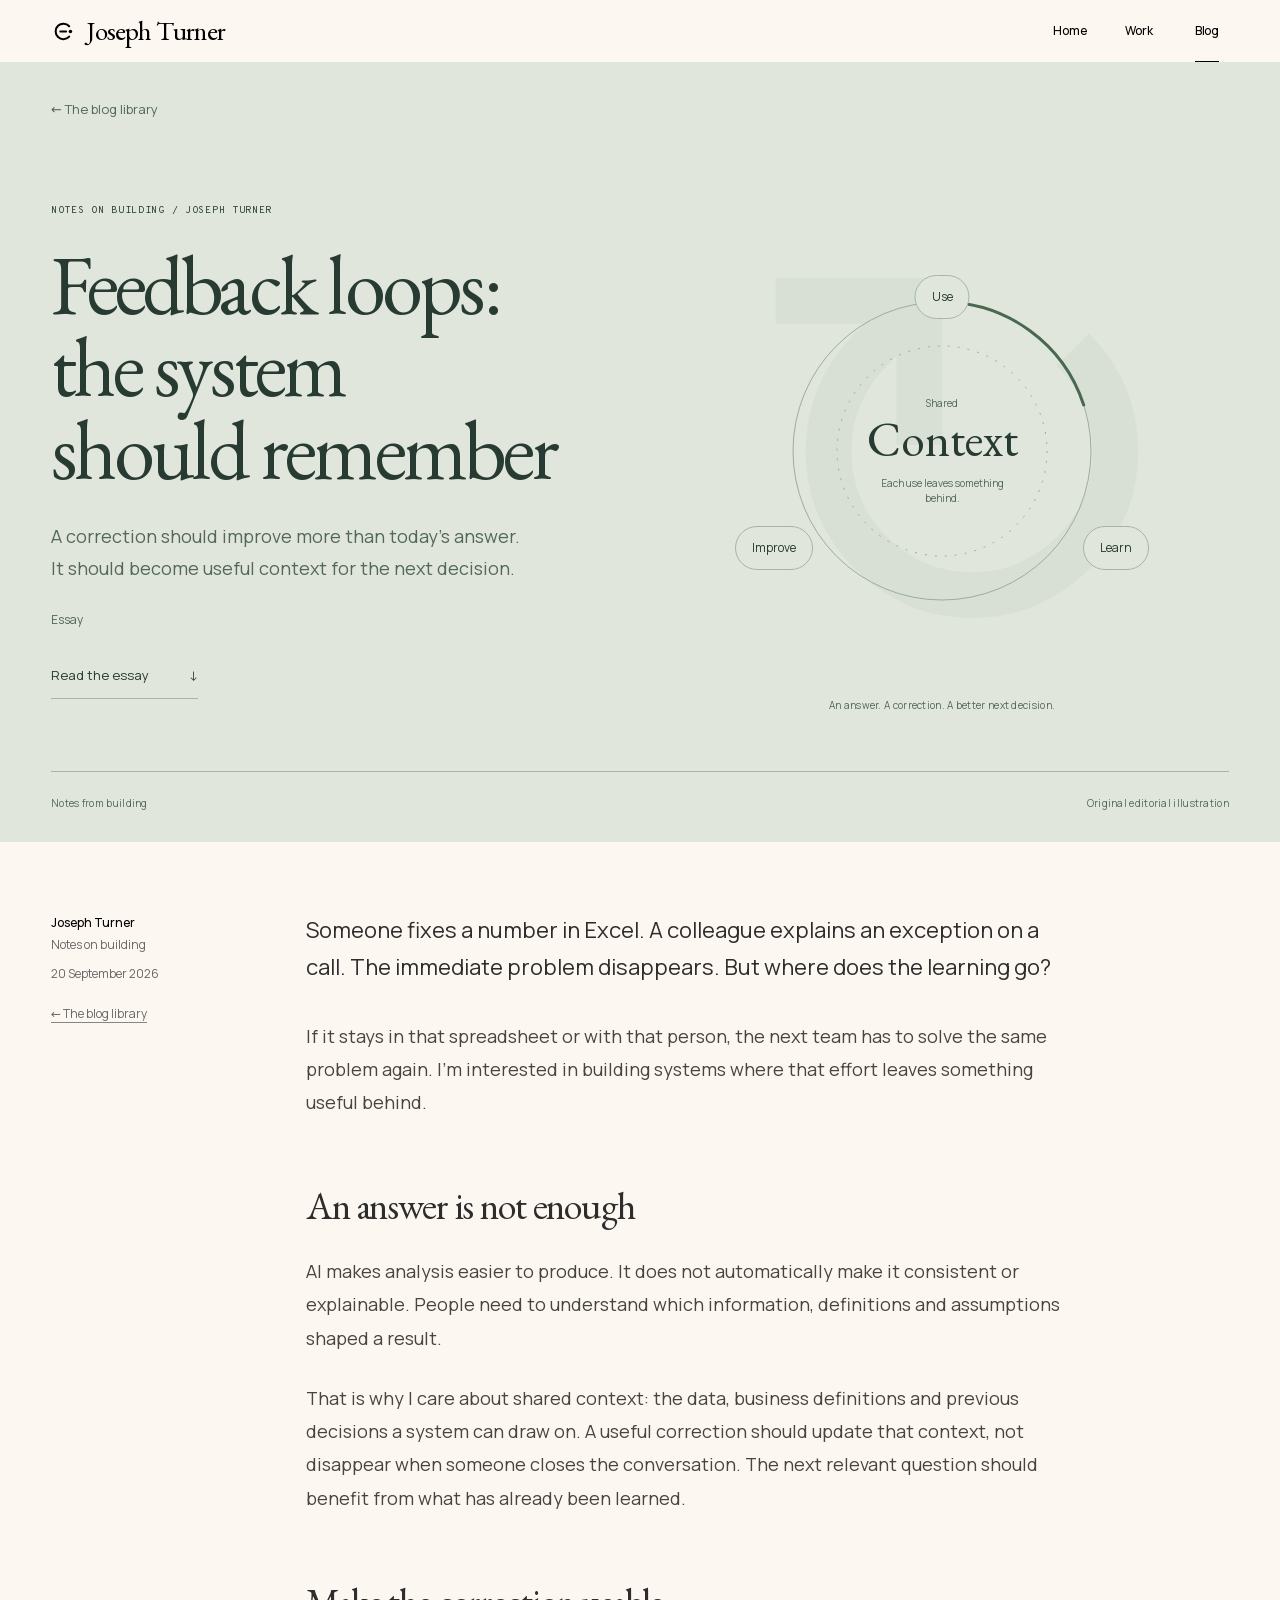
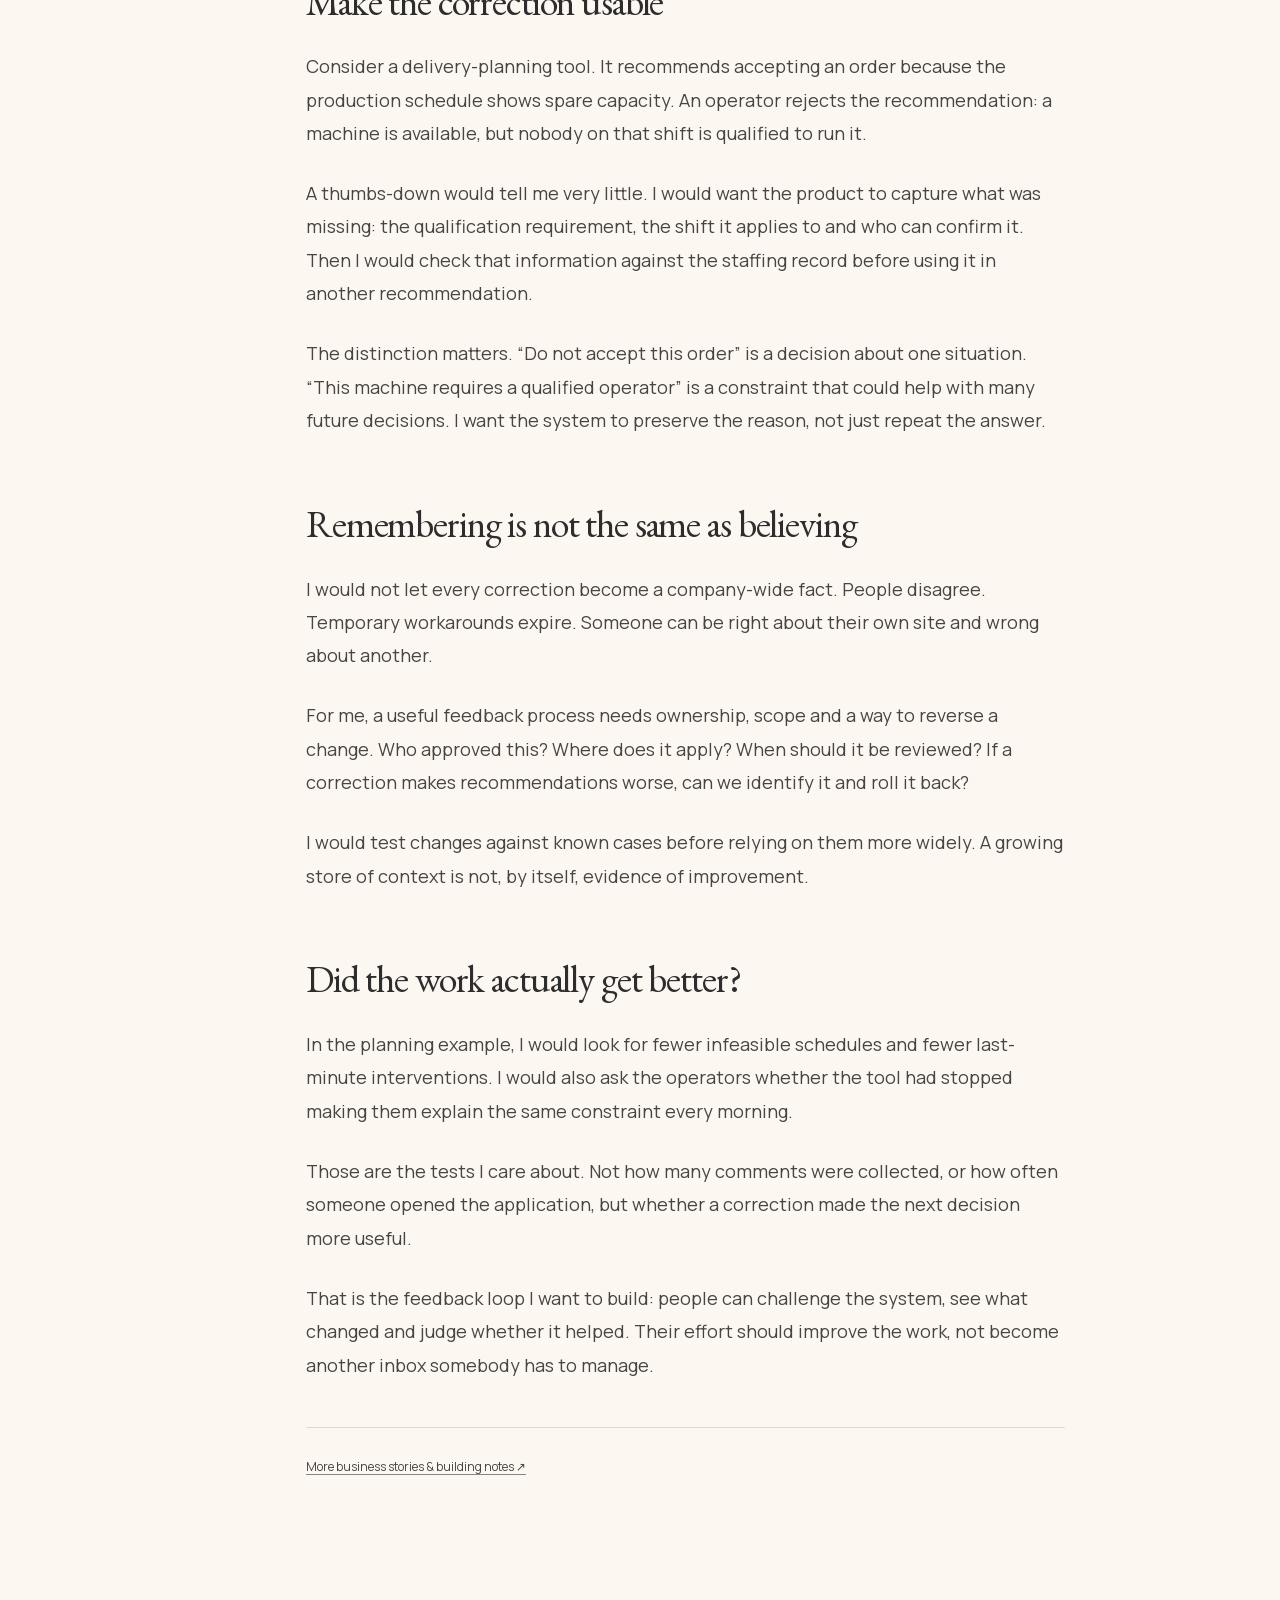
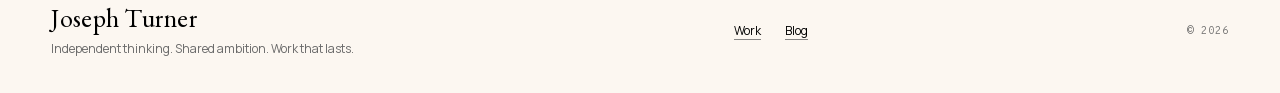
<file: blog/feedback-loops/index.html>
<!DOCTYPE html><html lang="en" class="manrope_de7b2fa9-module__1ltb7q__variable overpass_mono_31824422-module__HrGTFG__variable eb_garamond_b03e06e5-module__RcE1Hq__variable h-full"><head><meta charSet="utf-8"/><meta name="viewport" content="width=device-width, initial-scale=1"/><link rel="preload" href="/_next/static/media/a343f882a40d2cc9-s.p.1sj6eobyi31rd.woff2" as="font" crossorigin="" type="font/woff2"/><link rel="preload" href="/_next/static/media/b0fb7b4004470e87-s.p.2o35gi0pd5-30.woff2" as="font" crossorigin="" type="font/woff2"/><link rel="preload" href="/_next/static/media/b156100eddfb6bc4-s.p.257csl9lc0s0n.woff2" as="font" crossorigin="" type="font/woff2"/><link rel="preload" href="/_next/static/media/c8e7f96418209c97-s.p.1wv9adx67v-8j.woff2" as="font" crossorigin="" type="font/woff2"/><link rel="stylesheet" href="/_next/static/chunks/0ovg3jimylqgm.css" data-precedence="next"/><link rel="stylesheet" href="/_next/static/chunks/1w6x1mt2yjb25.css" data-precedence="next"/><link rel="preload" as="script" fetchPriority="low" href="/_next/static/chunks/3s6nzrbk-8mnv.js"/><script src="/_next/static/chunks/19mx3mg6lkumu.js" async=""></script><script src="/_next/static/chunks/1_fm2s9242ph2.js" async=""></script><script src="/_next/static/chunks/344n2zhqbh4pn.js" async=""></script><script src="/_next/static/chunks/turbopack-2w34a61ytoodt.js" async=""></script><script src="/_next/static/chunks/1qmre2lnlr3_5.js" async=""></script><script src="/_next/static/chunks/0rfz6k05-c-x7.js" async=""></script><title>Feedback loops: the system should remember — Joseph Turner</title><meta name="description" content="A correction should improve more than today’s answer. It should become useful context for the next decision."/><link rel="canonical" href="https://euriscient.com/blog/feedback-loops/"/><meta property="og:title" content="Feedback loops: the system should remember — Joseph Turner"/><meta property="og:description" content="A correction should improve more than today’s answer. It should become useful context for the next decision."/><meta property="og:url" content="https://euriscient.com/blog/feedback-loops/"/><meta property="og:site_name" content="Joseph Turner"/><meta property="og:locale" content="en_GB"/><meta property="og:image" content="https://euriscient.com/og-image.png"/><meta property="og:image:width" content="1200"/><meta property="og:image:height" content="630"/><meta property="og:image:alt" content="Joseph Turner — Engineer. Founder. Business builder."/><meta property="og:type" content="article"/><meta property="article:published_time" content="2026-09-20"/><meta name="twitter:card" content="summary_large_image"/><meta name="twitter:title" content="Feedback loops: the system should remember — Joseph Turner"/><meta name="twitter:description" content="A correction should improve more than today’s answer. It should become useful context for the next decision."/><meta name="twitter:image" content="https://euriscient.com/og-image.png"/><meta name="twitter:image:alt" content="Joseph Turner — Engineer. Founder. Business builder."/><meta name="twitter:image:width" content="1200"/><meta name="twitter:image:height" content="630"/><link rel="icon" href="/favicon.ico?favicon.2vob68tjqpejf.ico" sizes="256x256" type="image/x-icon"/><meta name="next-size-adjust" content=""/><script src="/_next/static/chunks/0cz1d0mv5g_q7.js" noModule=""></script></head><body class="min-h-full flex flex-col"><div hidden=""><!--$--><!--/$--></div><a href="#main-content" class="skip-link">Skip to content</a><header class="site-header" data-scrolled="false"><div class="wrap header-inner"><a class="site-wordmark" aria-label="Joseph Turner — home" href="/"><svg class="site-mark" viewBox="0 0 32 32" fill="none" aria-hidden="true" focusable="false"><path d="M23.43 22.69A10 10 0 1 1 23.43 9.31" stroke="currentColor" stroke-width="2.6" stroke-linecap="round"></path><path d="M12 16H19.5" stroke="currentColor" stroke-width="2.6" stroke-linecap="round"></path><circle cx="25" cy="16" r="2.3" fill="currentColor"></circle></svg>Joseph Turner</a><nav class="site-nav" aria-label="Main navigation"><a class="site-nav-link" href="/"><span class="nav-link-text">Home</span></a><a class="site-nav-link" href="/work/"><span class="nav-link-text">Work</span></a><a class="site-nav-link" aria-current="page" href="/blog/"><span class="nav-link-text">Blog</span></a></nav></div></header><main id="main-content" tabindex="-1" class="flex-1"><div><header class="story-design-module__jrLd9W__hero story-design-module__jrLd9W__feedback" data-story-hero="feedback"><div class="wrap story-design-module__jrLd9W__heroInner"><a class="story-design-module__jrLd9W__back" href="/blog/">← The blog library</a><div class="story-design-module__jrLd9W__heroLayout"><div class="story-design-module__jrLd9W__heroCopy"><p class="story-design-module__jrLd9W__eyebrow">Notes on building<!-- --> / Joseph Turner</p><h1>Feedback loops: the system should remember</h1><p class="story-design-module__jrLd9W__heroSummary">A correction should improve more than today’s answer. It should become useful context for the next decision.</p><p class="story-design-module__jrLd9W__heroMeta">Essay</p><a class="story-design-module__jrLd9W__read" href="#article-body">Read the essay<span aria-hidden="true">↓</span></a></div><div class="story-design-module__jrLd9W__artwork story-design-module__jrLd9W__feedbackArt" aria-hidden="true"><span class="story-design-module__jrLd9W__artWord">↻</span><div class="story-design-module__jrLd9W__feedbackOrbit"><svg viewBox="0 0 440 440"><circle cx="220" cy="220" r="149"></circle><circle cx="220" cy="220" r="105"></circle><path class="story-design-module__jrLd9W__loopTrace" pathLength="1" d="M220 71a149 149 0 1 1-.01 0"></path></svg><div class="story-design-module__jrLd9W__loopCore"><span>Shared</span><strong>Context</strong><span>Each use leaves something behind.</span></div><span class="story-design-module__jrLd9W__loopLabel story-design-module__jrLd9W__loopUse">Use</span><span class="story-design-module__jrLd9W__loopLabel story-design-module__jrLd9W__loopLearn">Learn</span><span class="story-design-module__jrLd9W__loopLabel story-design-module__jrLd9W__loopImprove">Improve</span></div><span class="story-design-module__jrLd9W__artFoot">An answer. A correction. A better next decision.</span></div></div><div class="story-design-module__jrLd9W__heroFooter"><span>Notes from building</span><span>Original editorial illustration</span></div></div></header><div id="article-body" class="wrap story-design-module__jrLd9W__articleLayout"><aside class="story-design-module__jrLd9W__articleRail"><strong>Joseph Turner</strong><span>Notes on building</span><time dateTime="2026-09-20">20 September 2026</time><a class="text-body-sm u-fade" href="/blog/">← The blog library</a></aside><article class="story-design-module__jrLd9W__articleBody"><p>Someone fixes a number in Excel. A colleague explains an exception on a call. The immediate problem disappears. But where does the learning go?</p>
<p>If it stays in that spreadsheet or with that person, the next team has to solve the same problem again. I’m interested in building systems where that effort leaves something useful behind.</p>
<h2>An answer is not enough</h2>
<p>AI makes analysis easier to produce. It does not automatically make it consistent or explainable. People need to understand which information, definitions and assumptions shaped a result.</p>
<p>That is why I care about shared context: the data, business definitions and previous decisions a system can draw on. A useful correction should update that context, not disappear when someone closes the conversation. The next relevant question should benefit from what has already been learned.</p>
<h2>Make the correction usable</h2>
<p>Consider a delivery-planning tool. It recommends accepting an order because the production schedule shows spare capacity. An operator rejects the recommendation: a machine is available, but nobody on that shift is qualified to run it.</p>
<p>A thumbs-down would tell me very little. I would want the product to capture what was missing: the qualification requirement, the shift it applies to and who can confirm it. Then I would check that information against the staffing record before using it in another recommendation.</p>
<p>The distinction matters. “Do not accept this order” is a decision about one situation. “This machine requires a qualified operator” is a constraint that could help with many future decisions. I want the system to preserve the reason, not just repeat the answer.</p>
<h2>Remembering is not the same as believing</h2>
<p>I would not let every correction become a company-wide fact. People disagree. Temporary workarounds expire. Someone can be right about their own site and wrong about another.</p>
<p>For me, a useful feedback process needs ownership, scope and a way to reverse a change. Who approved this? Where does it apply? When should it be reviewed? If a correction makes recommendations worse, can we identify it and roll it back?</p>
<p>I would test changes against known cases before relying on them more widely. A growing store of context is not, by itself, evidence of improvement.</p>
<h2>Did the work actually get better?</h2>
<p>In the planning example, I would look for fewer infeasible schedules and fewer last-minute interventions. I would also ask the operators whether the tool had stopped making them explain the same constraint every morning.</p>
<p>Those are the tests I care about. Not how many comments were collected, or how often someone opened the application, but whether a correction made the next decision more useful.</p>
<p>That is the feedback loop I want to build: people can challenge the system, see what changed and judge whether it helped. Their effort should improve the work, not become another inbox somebody has to manage.</p><footer class="story-design-module__jrLd9W__articleEnd"><a class="text-body-sm u-fade" href="/blog/">More business stories &amp; building notes ↗</a></footer></article></div></div><!--$--><!--/$--></main><footer class="site-footer"><div class="wrap footer-inner"><div><p class="site-wordmark">Joseph Turner</p><p class="text-body-sm text-muted mt-2">Independent thinking. Shared ambition. Work that lasts.</p></div><nav aria-label="Footer navigation" class="flex flex-wrap gap-6 text-body-sm"><a class="u-fade" href="/work/">Work</a><a class="u-fade" href="/blog/">Blog</a></nav><div class="footer-settings"><p class="label text-label-xs text-muted">© <!-- -->2026</p></div></div></footer><script src="/_next/static/chunks/3s6nzrbk-8mnv.js" id="_R_" async=""></script><script>(self.__next_f=self.__next_f||[]).push([0])</script><script>self.__next_f.push([1,"1:\"$Sreact.fragment\"\n2:I[80322,[\"/_next/static/chunks/1qmre2lnlr3_5.js\"],\"Header\"]\n3:I[39756,[\"/_next/static/chunks/1qmre2lnlr3_5.js\"],\"default\"]\n4:I[37457,[\"/_next/static/chunks/1qmre2lnlr3_5.js\"],\"default\"]\n5:I[22016,[\"/_next/static/chunks/1qmre2lnlr3_5.js\",\"/_next/static/chunks/0rfz6k05-c-x7.js\"],\"\"]\n7:I[97367,[\"/_next/static/chunks/1qmre2lnlr3_5.js\"],\"OutletBoundary\"]\n8:\"$Sreact.suspense\"\nb:I[97367,[\"/_next/static/chunks/1qmre2lnlr3_5.js\"],\"ViewportBoundary\"]\nd:I[97367,[\"/_next/static/chunks/1qmre2lnlr3_5.js\"],\"MetadataBoundary\"]\nf:I[68027,[\"/_next/static/chunks/1qmre2lnlr3_5.js\"],\"default\",1]\n:HL[\"/_next/static/chunks/0ovg3jimylqgm.css\",\"style\"]\n:HL[\"/_next/static/media/a343f882a40d2cc9-s.p.1sj6eobyi31rd.woff2\",\"font\",{\"crossOrigin\":\"\",\"type\":\"font/woff2\"}]\n:HL[\"/_next/static/media/b0fb7b4004470e87-s.p.2o35gi0pd5-30.woff2\",\"font\",{\"crossOrigin\":\"\",\"type\":\"font/woff2\"}]\n:HL[\"/_next/static/media/b156100eddfb6bc4-s.p.257csl9lc0s0n.woff2\",\"font\",{\"crossOrigin\":\"\",\"type\":\"font/woff2\"}]\n:HL[\"/_next/static/media/c8e7f96418209c97-s.p.1wv9adx67v-8j.woff2\",\"font\",{\"crossOrigin\":\"\",\"type\":\"font/woff2\"}]\n:HL[\"/_next/static/chunks/1w6x1mt2yjb25.css\",\"style\"]\na:X\n0:{\"P\":null,\"c\":[\"\",\"blog\",\"feedback-loops\",\"\"],\"q\":\"\",\"i\":false,\"f\":[[[\"\",{\"children\":[\"blog\",{\"children\":[[\"slug\",\"feedback-loops\",\"d\",[]],{\"children\":[\"__PAGE__\",{},\"$undefined\",\"$undefined\",4608]},\"$undefined\",\"$undefined\",4608]},\"$undefined\",\"$undefined\",4608]},\"$undefined\",\"$undefined\",4624],[[\"$\",\"$1\",\"c\",{\"children\":[[[\"$\",\"link\",\"0\",{\"rel\":\"stylesheet\",\"href\":\"/_next/static/chunks/0ovg3jimylqgm.css\",\"precedence\":\"next\",\"crossOrigin\":\"$undefined\",\"nonce\":\"$undefined\"}],[\"$\",\"script\",\"script-0\",{\"src\":\"/_next/static/chunks/1qmre2lnlr3_5.js\",\"async\":true,\"nonce\":\"$undefined\"}]],[\"$\",\"html\",null,{\"lang\":\"en\",\"className\":\"manrope_de7b2fa9-module__1ltb7q__variable overpass_mono_31824422-module__HrGTFG__variable eb_garamond_b03e06e5-module__RcE1Hq__variable h-full\",\"children\":[\"$\",\"body\",null,{\"className\":\"min-h-full flex flex-col\",\"children\":[[\"$\",\"a\",null,{\"href\":\"#main-content\",\"className\":\"skip-link\",\"children\":\"Skip to content\"}],[\"$\",\"$L2\",null,{}],[\"$\",\"main\",null,{\"id\":\"main-content\",\"tabIndex\":-1,\"className\":\"flex-1\",\"children\":[\"$\",\"$L3\",null,{\"parallelRouterKey\":\"children\",\"error\":\"$undefined\",\"errorStyles\":\"$undefined\",\"errorScripts\":\"$undefined\",\"template\":[\"$\",\"$L4\",null,{}],\"templateStyles\":\"$undefined\",\"templateScripts\":\"$undefined\",\"notFound\":[[[\"$\",\"title\",null,{\"children\":\"404: This page could not be found.\"}],[\"$\",\"div\",null,{\"style\":{\"fontFamily\":\"system-ui,\\\"Segoe UI\\\",Roboto,Helvetica,Arial,sans-serif,\\\"Apple Color Emoji\\\",\\\"Segoe UI Emoji\\\"\",\"height\":\"100vh\",\"textAlign\":\"center\",\"display\":\"flex\",\"flexDirection\":\"column\",\"alignItems\":\"center\",\"justifyContent\":\"center\"},\"children\":[\"$\",\"div\",null,{\"children\":[[\"$\",\"style\",null,{\"dangerouslySetInnerHTML\":{\"__html\":\"body{color:#000;background:#fff;margin:0}.next-error-h1{border-right:1px solid rgba(0,0,0,.3)}@media (prefers-color-scheme:dark){body{color:#fff;background:#000}.next-error-h1{border-right:1px solid rgba(255,255,255,.3)}}\"}}],[\"$\",\"h1\",null,{\"className\":\"next-error-h1\",\"style\":{\"display\":\"inline-block\",\"margin\":\"0 20px 0 0\",\"padding\":\"0 23px 0 0\",\"fontSize\":24,\"fontWeight\":500,\"verticalAlign\":\"top\",\"lineHeight\":\"49px\"},\"children\":404}],[\"$\",\"div\",null,{\"style\":{\"display\":\"inline-block\"},\"children\":[\"$\",\"h2\",null,{\"style\":{\"fontSize\":14,\"fontWeight\":400,\"lineHeight\":\"49px\",\"margin\":0},\"children\":\"This page could not be found.\"}]}]]}]}]],[]],\"forbidden\":\"$undefined\",\"unauthorized\":\"$undefined\"}]}],[\"$\",\"footer\",null,{\"className\":\"site-footer\",\"children\":[\"$\",\"div\",null,{\"className\":\"wrap footer-inner\",\"children\":[[\"$\",\"div\",null,{\"children\":[[\"$\",\"p\",null,{\"className\":\"site-wordmark\",\"children\":\"Joseph Turner\"}],[\"$\",\"p\",null,{\"className\":\"text-body-sm text-muted mt-2\",\"children\":\"Independent thinking. Shared ambition. Work that lasts.\"}]]}],[\"$\",\"nav\",null,{\"aria-label\":\"Footer navigation\",\"className\":\"flex flex-wrap gap-6 text-body-sm\",\"children\":[[\"$\",\"$L5\",null,{\"href\":\"/work\",\"className\":\"u-fade\",\"children\":\"Work\"}],[\"$\",\"$L5\",null,{\"href\":\"/blog\",\"className\":\"u-fade\",\"children\":\"Blog\"}],\"\"]}],[\"$\",\"div\",null,{\"className\":\"footer-settings\",\"children\":[\"$\",\"p\",null,{\"className\":\"label text-label-xs text-muted\",\"children\":[\"© \",2026]}]}]]}]}]]}]}]]}],{\"children\":[[\"$\",\"$1\",\"c\",{\"children\":[null,[\"$\",\"$L3\",null,{\"parallelRouterKey\":\"children\",\"error\":\"$undefined\",\"errorStyles\":\"$undefined\",\"errorScripts\":\"$undefined\",\"template\":[\"$\",\"$L4\",null,{}],\"templateStyles\":\"$undefined\",\"templateScripts\":\"$undefined\",\"notFound\":\"$undefined\",\"forbidden\":\"$undefined\",\"unauthorized\":\"$undefined\"}]]}],{\"children\":[[\"$\",\"$1\",\"c\",{\"children\":[null,[\"$\",\"$L3\",null,{\"parallelRouterKey\":\"children\",\"error\":\"$undefined\",\"errorStyles\":\"$undefined\",\"errorScripts\":\"$undefined\",\"template\":[\"$\",\"$L4\",null,{}],\"templateStyles\":\"$undefined\",\"templateScripts\":\"$undefined\",\"notFound\":\"$undefined\",\"forbidden\":\"$undefined\",\"unauthorized\":\"$undefined\"}]]}],{\"children\":[[\"$\",\"$1\",\"c\",{\"children\":[\"$L6\",[[\"$\",\"link\",\"0\",{\"rel\":\"stylesheet\",\"href\":\"/_next/static/chunks/1w6x1mt2yjb25.css\",\"precedence\":\"next\",\"crossOrigin\":\"$undefined\",\"nonce\":\"$undefined\"}],[\"$\",\"script\",\"script-0\",{\"src\":\"/_next/static/chunks/0rfz6k05-c-x7.js\",\"async\":true,\"nonce\":\"$undefined\"}]],[\"$\",\"$L7\",null,{\"children\":[\"$\",\"$8\",null,{\"name\":\"Next.MetadataOutlet\",\"children\":\"$@9\"}]}]]}],{},null,false,null]},null,false,\"$a\"]},null,false,\"$a\"]},null,false,null],[\"$\",\"$1\",\"h\",{\"children\":[null,[\"$\",\"$Lb\",null,{\"children\":\"$Lc\"}],[\"$\",\"div\",null,{\"hidden\":true,\"children\":[\"$\",\"$Ld\",null,{\"children\":[\"$\",\"$8\",null,{\"name\":\"Next.Metadata\",\"children\":\"$Le\"}]}]}],[\"$\",\"meta\",null,{\"name\":\"next-size-adjust\",\"content\":\"\"}]]}],false]],\"m\":\"$undefined\",\"G\":[\"$f\",[[\"$\",\"link\",\"0\",{\"rel\":\"stylesheet\",\"href\":\"/_next/static/chunks/0ovg3jimylqgm.css\",\"precedence\":\"next\",\"crossOrigin\":\"$undefined\",\"nonce\":\"$undefined\"}]]],\"S\":true,\"h\":null,\"r\":\"$undefined\",\"s\":\"$undefined\",\"a\":\"$undefined\",\"l\":\"$undefined\",\"p\":\"$undefined\",\"d\":\"$undefined\",\"b\":\"bSojMNUDPpZ5OU2ahexJC\"}\n10:I[70984,[\"/_next/static/chunks/1qmre2lnlr3_5.js\",\"/_next/static/chunks/0rfz6k05-c-x7.js\"],\"StoryHero\"]\na:C\n6:[\"$\",\"div\",null,{\"children\":[[\"$\",\"$L10\",null,{\"post\":{\"slug\":\"feedback-loops\",\"title\":\"Feedback loops: the system should remember\",\"date\":\"2026-09-20\",\"summary\":\"A correction should improve more than today’s answer. It should become useful context for the next decision.\",\"category\":\"Notes on building\",\"theme\":\"feedback\",\"format\":\"Essay\",\"draft\":false}}],[\"$\",\"div\",null,{\"id\":\"article-body\",\"className\":\"wrap story-design-module__jrLd9W__articleLayout\",\"children\":[[\"$\",\"aside\",null,{\"className\":\"story-design-module__jrLd9W__articleRail\",\"children\":[[\"$\",\"strong\",null,{\"children\":\"Joseph Turner\"}],[\"$\",\"span\",null,{\"children\":\"Notes on building\"}],[\"$\",\"time\",null,{\"dateTime\":\"2026-09-20\",\"children\":\"20 September 2026\"}],[\"$\",\"$L5\",null,{\"className\":\"text-body-sm u-fade\",\"href\":\"/blog\",\"children\":\"← The blog library\"}]]}],[\"$\",\"article\",null,{\"className\":\"story-design-module__jrLd9W__articleBody\",\"children\":[[[\"$\",\"p\",null,{\"children\":\"Someone fixes a number in Excel. A colleague explains an exception on a call. The immediate problem disappears. But where does the learning go?\"}],\"\\n\",[\"$\",\"p\",null,{\"children\":\"If it stays in that spreadsheet or with that person, the next team has to solve the same problem again. I’m interested in building systems where that effort leaves something useful behind.\"}],\"\\n\",[\"$\",\"h2\",null,{\"children\":\"An answer is not enough\"}],\"\\n\",[\"$\",\"p\",null,{\"children\":\"AI makes analysis easier to produce. It does not automatically make it consistent or explainable. People need to understand which information, definitions and assumptions shaped a result.\"}],\"\\n\",[\"$\",\"p\",null,{\"children\":\"That is why I care about shared context: the data, business definitions and previous decisions a system can draw on. A useful correction should update that context, not disappear when someone closes the conversation. The next relevant question should benefit from what has already been learned.\"}],\"\\n\",[\"$\",\"h2\",null,{\"children\":\"Make the correction usable\"}],\"\\n\",[\"$\",\"p\",null,{\"children\":\"Consider a delivery-planning tool. It recommends accepting an order because the production schedule shows spare capacity. An operator rejects the recommendation: a machine is available, but nobody on that shift is qualified to run it.\"}],\"\\n\",[\"$\",\"p\",null,{\"children\":\"A thumbs-down would tell me very little. I would want the product to capture what was missing: the qualification requirement, the shift it applies to and who can confirm it. Then I would check that information against the staffing record before using it in another recommendation.\"}],\"\\n\",[\"$\",\"p\",null,{\"children\":\"The distinction matters. “Do not accept this order” is a decision about one situation. “This machine requires a qualified operator” is a constraint that could help with many future decisions. I want the system to preserve the reason, not just repeat the answer.\"}],\"\\n\",[\"$\",\"h2\",null,{\"children\":\"Remembering is not the same as believing\"}],\"\\n\",[\"$\",\"p\",null,{\"children\":\"I would not let every correction become a company-wide fact. People disagree. Temporary workarounds expire. Someone can be right about their own site and wrong about another.\"}],\"\\n\",[\"$\",\"p\",null,{\"children\":\"For me, a useful feedback process needs ownership, scope and a way to reverse a change. Who approved this? Where does it apply? When should it be reviewed? If a correction makes recommendations worse, can we identify it and roll it back?\"}],\"\\n\",[\"$\",\"p\",null,{\"children\":\"I would test changes against known cases before relying on them more widely. A growing store of context is not, by itself, evidence of improvement.\"}],\"\\n\",[\"$\",\"h2\",null,{\"children\":\"Did the work actually get better?\"}],\"\\n\",[\"$\",\"p\",null,{\"children\":\"In the planning example, I would look for fewer infeasible schedules and fewer last-minute interventions. I would also ask the operators whether the tool had stopped making them explain the same constraint every morning.\"}],\"\\n\",\"$L11\",\"\\n\",\"$L12\"],\"$L13\"]}]]}]]}]\n11:[\"$\",\"p\",null,{\"children\":\"Those are the tests I care about. Not how many comments were collected, or how often someone opened the application, but whether a correction made the next decision more useful.\"}]\n12:[\"$\",\"p\",null,{\"children\":\"That is the feedback loop I want to build: people can challenge the system, see what changed and judge whether it helped. Their effort should improve the work, not become another inbox somebody has to manage.\"}]\n13:[\"$\",\"footer\",null,{\"className\":\"story-design-module__jrLd9W__articleEnd\",\"children\":[\"$\",\"$L5\",null,{\"className\":\"text-body-sm u-fade\",\"href\":\"/blog\",\"children\":\"More business stories \u0026 building notes ↗\"}]}]\nc:[[\"$\",\"meta\",\"0\",{\"charSet\":\"utf-8\"}],[\"$\",\"meta\",\"1\",{\"name\":\"viewport\",\"content\":\"width=device-width, initial-scale=1\"}]]\n14:I[27201,[\"/_next/static/chunks/1qmre2lnlr3_5.js\"],\"IconMark\"]\n9:null\ne:[[\"$\",\"title\",\"0\",{\"children\":\"Feedback loops: the system should remember — Joseph Turner\"}],[\"$\",\"meta\",\"1\",{\"name\":\"description\",\"content\":\"A correction should improve more than today’s answer. It should become useful context for the next decision.\"}],[\"$\",\"link\",\"2\",{\"rel\":\"canonical\",\"href\":\"https://euriscient.com/blog/feedback-loops/\"}],[\"$\",\"meta\",\"3\",{\"property\":\"og:title\",\"content\":\"Feedback loops: the system should remember — Joseph Turner\"}],[\"$\",\"meta\",\"4\",{\"property\":\"og:description\",\"content\":\"A correction should improve more than today’s answer. It should become useful context for the next decision.\"}],[\"$\",\"meta\",\"5\",{\"property\":\"og:url\",\"content\":\"https://euriscient.com/blog/feedback-loops/\"}],[\"$\",\"meta\",\"6\",{\"property\":\"og:site_name\",\"content\":\"Joseph Turner\"}],[\"$\",\"meta\",\"7\",{\"property\":\"og:locale\",\"content\":\"en_GB\"}],[\"$\",\"meta\",\"8\",{\"property\":\"og:image\",\"content\":\"https://euriscient.com/og-image.png\"}],[\"$\",\"meta\",\"9\",{\"property\":\"og:image:width\",\"content\":\"1200\"}],[\"$\",\"meta\",\"10\",{\"property\":\"og:image:height\",\"content\":\"630\"}],[\"$\",\"meta\",\"11\",{\"property\":\"og:image:alt\",\"content\":\"Joseph Turner — Engineer. Founder. Business builder.\"}],[\"$\",\"meta\",\"12\",{\"property\":\"og:type\",\"content\":\"article\"}],[\"$\",\"meta\",\"13\",{\"property\":\"article:published_time\",\"content\":\"2026-09-20\"}],[\"$\",\"meta\",\"14\",{\"name\":\"twitter:card\",\"content\":\"summary_large_image\"}],[\"$\",\"meta\",\"15\",{\"name\":\"twitter:title\",\"content\":\"Feedback loops: the system should remember — Joseph Turner\"}],[\"$\",\"meta\",\"16\",{\"name\":\"twitter:description\",\"content\":\"A correction should improve more than today’s answer. It should become useful context for the next decision.\"}],[\"$\",\"meta\",\"17\",{\"name\":\"twitter:image\",\"content\":\"https://euriscient.com/og-image.png\"}],[\"$\",\"meta\",\"18\",{\"name\":\"twitter:image:alt\",\"content\":\"Joseph Turner — Engineer. Founder. Business builder.\"}],[\"$\",\"meta\",\"19\",{\"name\":\"twitter:image:width\",\"content\":\"1200\"}],[\"$\",\"meta\",\"20\",{\"name\":\"twitter:image:height\",\"content\":\"630\"}],[\"$\",\"link\",\"21\",{\"rel\":\"icon\",\"href\":\"/favicon.ico?favicon.2vob68tjqpejf.ico\",\"sizes\":\"256x256\",\"type\":\"image/x-icon\"}],[\"$\",\"$L14\",\"22\",{}]]\n"])</script></body></html>
</file>
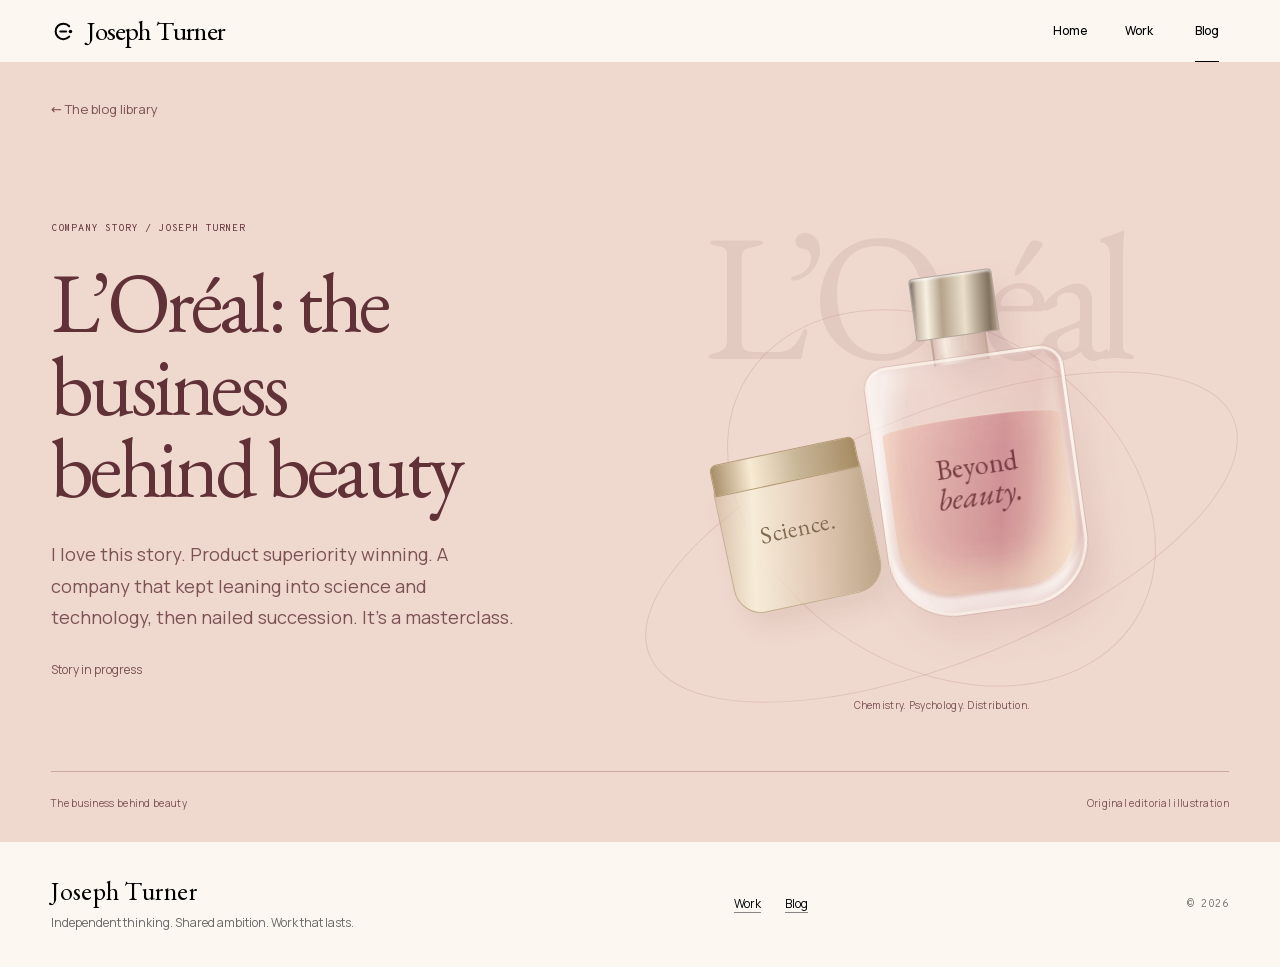
<file: blog/loreal/index.html>
<!DOCTYPE html><html lang="en" class="manrope_de7b2fa9-module__1ltb7q__variable overpass_mono_31824422-module__HrGTFG__variable eb_garamond_b03e06e5-module__RcE1Hq__variable h-full"><head><meta charSet="utf-8"/><meta name="viewport" content="width=device-width, initial-scale=1"/><link rel="preload" href="/_next/static/media/a343f882a40d2cc9-s.p.1sj6eobyi31rd.woff2" as="font" crossorigin="" type="font/woff2"/><link rel="preload" href="/_next/static/media/b0fb7b4004470e87-s.p.2o35gi0pd5-30.woff2" as="font" crossorigin="" type="font/woff2"/><link rel="preload" href="/_next/static/media/b156100eddfb6bc4-s.p.257csl9lc0s0n.woff2" as="font" crossorigin="" type="font/woff2"/><link rel="preload" href="/_next/static/media/c8e7f96418209c97-s.p.1wv9adx67v-8j.woff2" as="font" crossorigin="" type="font/woff2"/><link rel="stylesheet" href="/_next/static/chunks/0ovg3jimylqgm.css" data-precedence="next"/><link rel="stylesheet" href="/_next/static/chunks/1w6x1mt2yjb25.css" data-precedence="next"/><link rel="preload" as="script" fetchPriority="low" href="/_next/static/chunks/3s6nzrbk-8mnv.js"/><script src="/_next/static/chunks/19mx3mg6lkumu.js" async=""></script><script src="/_next/static/chunks/1_fm2s9242ph2.js" async=""></script><script src="/_next/static/chunks/344n2zhqbh4pn.js" async=""></script><script src="/_next/static/chunks/turbopack-2w34a61ytoodt.js" async=""></script><script src="/_next/static/chunks/1qmre2lnlr3_5.js" async=""></script><script src="/_next/static/chunks/0rfz6k05-c-x7.js" async=""></script><title>L’Oréal: the business behind beauty — Joseph Turner</title><meta name="description" content="I love this story. Product superiority winning. A company that kept leaning into science and technology, then nailed succession. It’s a masterclass."/><link rel="canonical" href="https://euriscient.com/blog/loreal/"/><meta property="og:title" content="L’Oréal: the business behind beauty — Joseph Turner"/><meta property="og:description" content="I love this story. Product superiority winning. A company that kept leaning into science and technology, then nailed succession. It’s a masterclass."/><meta property="og:url" content="https://euriscient.com/blog/loreal/"/><meta property="og:site_name" content="Joseph Turner"/><meta property="og:locale" content="en_GB"/><meta property="og:image" content="https://euriscient.com/og-image.png"/><meta property="og:image:width" content="1200"/><meta property="og:image:height" content="630"/><meta property="og:image:alt" content="Joseph Turner — Engineer. Founder. Business builder."/><meta property="og:type" content="article"/><meta property="article:published_time" content="2026-09-20"/><meta name="twitter:card" content="summary_large_image"/><meta name="twitter:title" content="L’Oréal: the business behind beauty — Joseph Turner"/><meta name="twitter:description" content="I love this story. Product superiority winning. A company that kept leaning into science and technology, then nailed succession. It’s a masterclass."/><meta name="twitter:image" content="https://euriscient.com/og-image.png"/><meta name="twitter:image:alt" content="Joseph Turner — Engineer. Founder. Business builder."/><meta name="twitter:image:width" content="1200"/><meta name="twitter:image:height" content="630"/><link rel="icon" href="/favicon.ico?favicon.2vob68tjqpejf.ico" sizes="256x256" type="image/x-icon"/><meta name="next-size-adjust" content=""/><script src="/_next/static/chunks/0cz1d0mv5g_q7.js" noModule=""></script></head><body class="min-h-full flex flex-col"><div hidden=""><!--$--><!--/$--></div><a href="#main-content" class="skip-link">Skip to content</a><header class="site-header" data-scrolled="false"><div class="wrap header-inner"><a class="site-wordmark" aria-label="Joseph Turner — home" href="/"><svg class="site-mark" viewBox="0 0 32 32" fill="none" aria-hidden="true" focusable="false"><path d="M23.43 22.69A10 10 0 1 1 23.43 9.31" stroke="currentColor" stroke-width="2.6" stroke-linecap="round"></path><path d="M12 16H19.5" stroke="currentColor" stroke-width="2.6" stroke-linecap="round"></path><circle cx="25" cy="16" r="2.3" fill="currentColor"></circle></svg>Joseph Turner</a><nav class="site-nav" aria-label="Main navigation"><a class="site-nav-link" href="/"><span class="nav-link-text">Home</span></a><a class="site-nav-link" href="/work/"><span class="nav-link-text">Work</span></a><a class="site-nav-link" aria-current="page" href="/blog/"><span class="nav-link-text">Blog</span></a></nav></div></header><main id="main-content" tabindex="-1" class="flex-1"><header class="story-design-module__jrLd9W__hero story-design-module__jrLd9W__loreal" data-story-hero="loreal"><div class="wrap story-design-module__jrLd9W__heroInner"><a class="story-design-module__jrLd9W__back" href="/blog/">← The blog library</a><div class="story-design-module__jrLd9W__heroLayout"><div class="story-design-module__jrLd9W__heroCopy"><p class="story-design-module__jrLd9W__eyebrow">Company story<!-- --> / Joseph Turner</p><h1>L’Oréal: the business behind beauty</h1><p class="story-design-module__jrLd9W__heroSummary">I love this story. Product superiority winning. A company that kept leaning into science and technology, then nailed succession. It’s a masterclass.</p><p class="story-design-module__jrLd9W__heroMeta">Story in progress</p></div><div class="story-design-module__jrLd9W__artwork story-design-module__jrLd9W__lorealArt" aria-hidden="true"><span class="story-design-module__jrLd9W__artWord">L’Oréal</span><div class="story-design-module__jrLd9W__beautyOrbit"></div><div class="story-design-module__jrLd9W__beautyOrbitSecond"></div><div class="story-design-module__jrLd9W__beautyJar"><i></i><span>Science.</span></div><div class="story-design-module__jrLd9W__flacon"><div class="story-design-module__jrLd9W__bottleCap"></div><div class="story-design-module__jrLd9W__bottleNeck"></div><div class="story-design-module__jrLd9W__bottleGlass"><div class="story-design-module__jrLd9W__bottleLiquid"></div><span>Beyond<br/><em>beauty.</em></span></div></div><span class="story-design-module__jrLd9W__artFoot">Chemistry. Psychology. Distribution.</span></div></div><div class="story-design-module__jrLd9W__heroFooter"><span>The business behind beauty</span><span>Original editorial illustration</span></div></div></header><!--$--><!--/$--></main><footer class="site-footer"><div class="wrap footer-inner"><div><p class="site-wordmark">Joseph Turner</p><p class="text-body-sm text-muted mt-2">Independent thinking. Shared ambition. Work that lasts.</p></div><nav aria-label="Footer navigation" class="flex flex-wrap gap-6 text-body-sm"><a class="u-fade" href="/work/">Work</a><a class="u-fade" href="/blog/">Blog</a></nav><div class="footer-settings"><p class="label text-label-xs text-muted">© <!-- -->2026</p></div></div></footer><script src="/_next/static/chunks/3s6nzrbk-8mnv.js" id="_R_" async=""></script><script>(self.__next_f=self.__next_f||[]).push([0])</script><script>self.__next_f.push([1,"1:\"$Sreact.fragment\"\n2:I[80322,[\"/_next/static/chunks/1qmre2lnlr3_5.js\"],\"Header\"]\n3:I[39756,[\"/_next/static/chunks/1qmre2lnlr3_5.js\"],\"default\"]\n4:I[37457,[\"/_next/static/chunks/1qmre2lnlr3_5.js\"],\"default\"]\n5:I[22016,[\"/_next/static/chunks/1qmre2lnlr3_5.js\",\"/_next/static/chunks/0rfz6k05-c-x7.js\"],\"\"]\n7:I[97367,[\"/_next/static/chunks/1qmre2lnlr3_5.js\"],\"OutletBoundary\"]\n8:\"$Sreact.suspense\"\nb:I[97367,[\"/_next/static/chunks/1qmre2lnlr3_5.js\"],\"ViewportBoundary\"]\nd:I[97367,[\"/_next/static/chunks/1qmre2lnlr3_5.js\"],\"MetadataBoundary\"]\nf:I[68027,[\"/_next/static/chunks/1qmre2lnlr3_5.js\"],\"default\",1]\n:HL[\"/_next/static/chunks/0ovg3jimylqgm.css\",\"style\"]\n:HL[\"/_next/static/media/a343f882a40d2cc9-s.p.1sj6eobyi31rd.woff2\",\"font\",{\"crossOrigin\":\"\",\"type\":\"font/woff2\"}]\n:HL[\"/_next/static/media/b0fb7b4004470e87-s.p.2o35gi0pd5-30.woff2\",\"font\",{\"crossOrigin\":\"\",\"type\":\"font/woff2\"}]\n:HL[\"/_next/static/media/b156100eddfb6bc4-s.p.257csl9lc0s0n.woff2\",\"font\",{\"crossOrigin\":\"\",\"type\":\"font/woff2\"}]\n:HL[\"/_next/static/media/c8e7f96418209c97-s.p.1wv9adx67v-8j.woff2\",\"font\",{\"crossOrigin\":\"\",\"type\":\"font/woff2\"}]\n:HL[\"/_next/static/chunks/1w6x1mt2yjb25.css\",\"style\"]\na:X\n0:{\"P\":null,\"c\":[\"\",\"blog\",\"loreal\",\"\"],\"q\":\"\",\"i\":false,\"f\":[[[\"\",{\"children\":[\"blog\",{\"children\":[[\"slug\",\"loreal\",\"d\",[]],{\"children\":[\"__PAGE__\",{},\"$undefined\",\"$undefined\",4608]},\"$undefined\",\"$undefined\",4608]},\"$undefined\",\"$undefined\",4608]},\"$undefined\",\"$undefined\",4624],[[\"$\",\"$1\",\"c\",{\"children\":[[[\"$\",\"link\",\"0\",{\"rel\":\"stylesheet\",\"href\":\"/_next/static/chunks/0ovg3jimylqgm.css\",\"precedence\":\"next\",\"crossOrigin\":\"$undefined\",\"nonce\":\"$undefined\"}],[\"$\",\"script\",\"script-0\",{\"src\":\"/_next/static/chunks/1qmre2lnlr3_5.js\",\"async\":true,\"nonce\":\"$undefined\"}]],[\"$\",\"html\",null,{\"lang\":\"en\",\"className\":\"manrope_de7b2fa9-module__1ltb7q__variable overpass_mono_31824422-module__HrGTFG__variable eb_garamond_b03e06e5-module__RcE1Hq__variable h-full\",\"children\":[\"$\",\"body\",null,{\"className\":\"min-h-full flex flex-col\",\"children\":[[\"$\",\"a\",null,{\"href\":\"#main-content\",\"className\":\"skip-link\",\"children\":\"Skip to content\"}],[\"$\",\"$L2\",null,{}],[\"$\",\"main\",null,{\"id\":\"main-content\",\"tabIndex\":-1,\"className\":\"flex-1\",\"children\":[\"$\",\"$L3\",null,{\"parallelRouterKey\":\"children\",\"error\":\"$undefined\",\"errorStyles\":\"$undefined\",\"errorScripts\":\"$undefined\",\"template\":[\"$\",\"$L4\",null,{}],\"templateStyles\":\"$undefined\",\"templateScripts\":\"$undefined\",\"notFound\":[[[\"$\",\"title\",null,{\"children\":\"404: This page could not be found.\"}],[\"$\",\"div\",null,{\"style\":{\"fontFamily\":\"system-ui,\\\"Segoe UI\\\",Roboto,Helvetica,Arial,sans-serif,\\\"Apple Color Emoji\\\",\\\"Segoe UI Emoji\\\"\",\"height\":\"100vh\",\"textAlign\":\"center\",\"display\":\"flex\",\"flexDirection\":\"column\",\"alignItems\":\"center\",\"justifyContent\":\"center\"},\"children\":[\"$\",\"div\",null,{\"children\":[[\"$\",\"style\",null,{\"dangerouslySetInnerHTML\":{\"__html\":\"body{color:#000;background:#fff;margin:0}.next-error-h1{border-right:1px solid rgba(0,0,0,.3)}@media (prefers-color-scheme:dark){body{color:#fff;background:#000}.next-error-h1{border-right:1px solid rgba(255,255,255,.3)}}\"}}],[\"$\",\"h1\",null,{\"className\":\"next-error-h1\",\"style\":{\"display\":\"inline-block\",\"margin\":\"0 20px 0 0\",\"padding\":\"0 23px 0 0\",\"fontSize\":24,\"fontWeight\":500,\"verticalAlign\":\"top\",\"lineHeight\":\"49px\"},\"children\":404}],[\"$\",\"div\",null,{\"style\":{\"display\":\"inline-block\"},\"children\":[\"$\",\"h2\",null,{\"style\":{\"fontSize\":14,\"fontWeight\":400,\"lineHeight\":\"49px\",\"margin\":0},\"children\":\"This page could not be found.\"}]}]]}]}]],[]],\"forbidden\":\"$undefined\",\"unauthorized\":\"$undefined\"}]}],[\"$\",\"footer\",null,{\"className\":\"site-footer\",\"children\":[\"$\",\"div\",null,{\"className\":\"wrap footer-inner\",\"children\":[[\"$\",\"div\",null,{\"children\":[[\"$\",\"p\",null,{\"className\":\"site-wordmark\",\"children\":\"Joseph Turner\"}],[\"$\",\"p\",null,{\"className\":\"text-body-sm text-muted mt-2\",\"children\":\"Independent thinking. Shared ambition. Work that lasts.\"}]]}],[\"$\",\"nav\",null,{\"aria-label\":\"Footer navigation\",\"className\":\"flex flex-wrap gap-6 text-body-sm\",\"children\":[[\"$\",\"$L5\",null,{\"href\":\"/work\",\"className\":\"u-fade\",\"children\":\"Work\"}],[\"$\",\"$L5\",null,{\"href\":\"/blog\",\"className\":\"u-fade\",\"children\":\"Blog\"}],\"\"]}],[\"$\",\"div\",null,{\"className\":\"footer-settings\",\"children\":[\"$\",\"p\",null,{\"className\":\"label text-label-xs text-muted\",\"children\":[\"© \",2026]}]}]]}]}]]}]}]]}],{\"children\":[[\"$\",\"$1\",\"c\",{\"children\":[null,[\"$\",\"$L3\",null,{\"parallelRouterKey\":\"children\",\"error\":\"$undefined\",\"errorStyles\":\"$undefined\",\"errorScripts\":\"$undefined\",\"template\":[\"$\",\"$L4\",null,{}],\"templateStyles\":\"$undefined\",\"templateScripts\":\"$undefined\",\"notFound\":\"$undefined\",\"forbidden\":\"$undefined\",\"unauthorized\":\"$undefined\"}]]}],{\"children\":[[\"$\",\"$1\",\"c\",{\"children\":[null,[\"$\",\"$L3\",null,{\"parallelRouterKey\":\"children\",\"error\":\"$undefined\",\"errorStyles\":\"$undefined\",\"errorScripts\":\"$undefined\",\"template\":[\"$\",\"$L4\",null,{}],\"templateStyles\":\"$undefined\",\"templateScripts\":\"$undefined\",\"notFound\":\"$undefined\",\"forbidden\":\"$undefined\",\"unauthorized\":\"$undefined\"}]]}],{\"children\":[[\"$\",\"$1\",\"c\",{\"children\":[\"$L6\",[[\"$\",\"link\",\"0\",{\"rel\":\"stylesheet\",\"href\":\"/_next/static/chunks/1w6x1mt2yjb25.css\",\"precedence\":\"next\",\"crossOrigin\":\"$undefined\",\"nonce\":\"$undefined\"}],[\"$\",\"script\",\"script-0\",{\"src\":\"/_next/static/chunks/0rfz6k05-c-x7.js\",\"async\":true,\"nonce\":\"$undefined\"}]],[\"$\",\"$L7\",null,{\"children\":[\"$\",\"$8\",null,{\"name\":\"Next.MetadataOutlet\",\"children\":\"$@9\"}]}]]}],{},null,false,null]},null,false,\"$a\"]},null,false,\"$a\"]},null,false,null],[\"$\",\"$1\",\"h\",{\"children\":[null,[\"$\",\"$Lb\",null,{\"children\":\"$Lc\"}],[\"$\",\"div\",null,{\"hidden\":true,\"children\":[\"$\",\"$Ld\",null,{\"children\":[\"$\",\"$8\",null,{\"name\":\"Next.Metadata\",\"children\":\"$Le\"}]}]}],[\"$\",\"meta\",null,{\"name\":\"next-size-adjust\",\"content\":\"\"}]]}],false]],\"m\":\"$undefined\",\"G\":[\"$f\",[[\"$\",\"link\",\"0\",{\"rel\":\"stylesheet\",\"href\":\"/_next/static/chunks/0ovg3jimylqgm.css\",\"precedence\":\"next\",\"crossOrigin\":\"$undefined\",\"nonce\":\"$undefined\"}]]],\"S\":true,\"h\":null,\"r\":\"$undefined\",\"s\":\"$undefined\",\"a\":\"$undefined\",\"l\":\"$undefined\",\"p\":\"$undefined\",\"d\":\"$undefined\",\"b\":\"bSojMNUDPpZ5OU2ahexJC\"}\n10:I[70984,[\"/_next/static/chunks/1qmre2lnlr3_5.js\",\"/_next/static/chunks/0rfz6k05-c-x7.js\"],\"StoryHero\"]\na:C\n6:[\"$\",\"$L10\",null,{\"post\":{\"slug\":\"loreal\",\"title\":\"L’Oréal: the business behind beauty\",\"date\":\"2026-09-20\",\"summary\":\"I love this story. Product superiority winning. A company that kept leaning into science and technology, then nailed succession. It’s a masterclass.\",\"category\":\"Company story\",\"theme\":\"loreal\",\"format\":\"Story in progress\",\"heroOnly\":true,\"draft\":false}}]\nc:[[\"$\",\"meta\",\"0\",{\"charSet\":\"utf-8\"}],[\"$\",\"meta\",\"1\",{\"name\":\"viewport\",\"content\":\"width=device-width, initial-scale=1\"}]]\n11:I[27201,[\"/_next/static/chunks/1qmre2lnlr3_5.js\"],\"IconMark\"]\n9:null\ne:[[\"$\",\"title\",\"0\",{\"children\":\"L’Oréal: the business behind beauty — Joseph Turner\"}],[\"$\",\"meta\",\"1\",{\"name\":\"description\",\"content\":\"I love this story. Product superiority winning. A company that kept leaning into science and technology, then nailed succession. It’s a masterclass.\"}],[\"$\",\"link\",\"2\",{\"rel\":\"canonical\",\"href\":\"https://euriscient.com/blog/loreal/\"}],[\"$\",\"meta\",\"3\",{\"property\":\"og:title\",\"content\":\"L’Oréal: the business behind beauty — Joseph Turner\"}],[\"$\",\"meta\",\"4\",{\"property\":\"og:description\",\"content\":\"I love this story. Product superiority winning. A company that kept leaning into science and technology, then nailed succession. It’s a masterclass.\"}],[\"$\",\"meta\",\"5\",{\"property\":\"og:url\",\"content\":\"https://euriscient.com/blog/loreal/\"}],[\"$\",\"meta\",\"6\",{\"property\":\"og:site_name\",\"content\":\"Joseph Turner\"}],[\"$\",\"meta\",\"7\",{\"property\":\"og:locale\",\"content\":\"en_GB\"}],[\"$\",\"meta\",\"8\",{\"property\":\"og:image\",\"content\":\"https://euriscient.com/og-image.png\"}],[\"$\",\"meta\",\"9\",{\"property\":\"og:image:width\",\"content\":\"1200\"}],[\"$\",\"meta\",\"10\",{\"property\":\"og:image:height\",\"content\":\"630\"}],[\"$\",\"meta\",\"11\",{\"property\":\"og:image:alt\",\"content\":\"Joseph Turner — Engineer. Founder. Business builder.\"}],[\"$\",\"meta\",\"12\",{\"property\":\"og:type\",\"content\":\"article\"}],[\"$\",\"meta\",\"13\",{\"property\":\"article:published_time\",\"content\":\"2026-09-20\"}],[\"$\",\"meta\",\"14\",{\"name\":\"twitter:card\",\"content\":\"summary_large_image\"}],[\"$\",\"meta\",\"15\",{\"name\":\"twitter:title\",\"content\":\"L’Oréal: the business behind beauty — Joseph Turner\"}],[\"$\",\"meta\",\"16\",{\"name\":\"twitter:description\",\"content\":\"I love this story. Product superiority winning. A company that kept leaning into science and technology, then nailed succession. It’s a masterclass.\"}],[\"$\",\"meta\",\"17\",{\"name\":\"twitter:image\",\"content\":\"https://euriscient.com/og-image.png\"}],[\"$\",\"meta\",\"18\",{\"name\":\"twitter:image:alt\",\"content\":\"Joseph Turner — Engineer. Founder. Business builder.\"}],[\"$\",\"meta\",\"19\",{\"name\":\"twitter:image:width\",\"content\":\"1200\"}],[\"$\",\"meta\",\"20\",{\"name\":\"twitter:image:height\",\"content\":\"630\"}],[\"$\",\"link\",\"21\",{\"rel\":\"icon\",\"href\":\"/favicon.ico?favicon.2vob68tjqpejf.ico\",\"sizes\":\"256x256\",\"type\":\"image/x-icon\"}],[\"$\",\"$L11\",\"22\",{}]]\n"])</script></body></html>
</file>
<file: _next/static/chunks/0ovg3jimylqgm.css>
@font-face{font-family:Manrope;font-style:normal;font-weight:200 800;font-display:swap;src:url(../media/a342834df7752944-s.3hd2l7bm32o7k.woff2)format("woff2");unicode-range:U+460-52F,U+1C80-1C8A,U+20B4,U+2DE0-2DFF,U+A640-A69F,U+FE2E-FE2F}@font-face{font-family:Manrope;font-style:normal;font-weight:200 800;font-display:swap;src:url(../media/d3fe2f289711ac3f-s.1l2zhvq5eocqf.woff2)format("woff2");unicode-range:U+301,U+400-45F,U+490-491,U+4B0-4B1,U+2116}@font-face{font-family:Manrope;font-style:normal;font-weight:200 800;font-display:swap;src:url(../media/58c4895d0a0ef7cc-s.2vhvl9vrvk-va.woff2)format("woff2");unicode-range:U+370-377,U+37A-37F,U+384-38A,U+38C,U+38E-3A1,U+3A3-3FF}@font-face{font-family:Manrope;font-style:normal;font-weight:200 800;font-display:swap;src:url(../media/bfc7db5c00d21bc5-s.173xwsdme27n8.woff2)format("woff2");unicode-range:U+102-103,U+110-111,U+128-129,U+168-169,U+1A0-1A1,U+1AF-1B0,U+300-301,U+303-304,U+308-309,U+323,U+329,U+1EA0-1EF9,U+20AB}@font-face{font-family:Manrope;font-style:normal;font-weight:200 800;font-display:swap;src:url(../media/6ab0db14f70d8ed6-s.13hnt-xgp82zk.woff2)format("woff2");unicode-range:U+100-2BA,U+2BD-2C5,U+2C7-2CC,U+2CE-2D7,U+2DD-2FF,U+304,U+308,U+329,U+1D00-1DBF,U+1E00-1E9F,U+1EF2-1EFF,U+2020,U+20A0-20AB,U+20AD-20C4,U+2113,U+2C60-2C7F,U+A720-A7FF}@font-face{font-family:Manrope;font-style:normal;font-weight:200 800;font-display:swap;src:url(../media/a343f882a40d2cc9-s.p.1sj6eobyi31rd.woff2)format("woff2");unicode-range:U+??,U+131,U+152-153,U+2BB-2BC,U+2C6,U+2DA,U+2DC,U+304,U+308,U+329,U+2000-206F,U+20AC,U+2122,U+2191,U+2193,U+2212,U+2215,U+FEFF,U+FFFD}@font-face{font-family:Manrope Fallback;src:local(Arial);ascent-override:103.31%;descent-override:29.07%;line-gap-override:0.0%;size-adjust:103.19%}.manrope_de7b2fa9-module__1ltb7q__className{font-family:Manrope,Manrope Fallback;font-style:normal}.manrope_de7b2fa9-module__1ltb7q__variable{--font-manrope:"Manrope", "Manrope Fallback"}
@font-face{font-family:Overpass Mono;font-style:normal;font-weight:300;font-display:swap;src:url(../media/c9ac8022747e5bc6-s.3jcb7m1m4nkq9.woff2)format("woff2");unicode-range:U+460-52F,U+1C80-1C8A,U+20B4,U+2DE0-2DFF,U+A640-A69F,U+FE2E-FE2F}@font-face{font-family:Overpass Mono;font-style:normal;font-weight:300;font-display:swap;src:url(../media/e107f9632452e134-s.3r_804u2ht7ho.woff2)format("woff2");unicode-range:U+301,U+400-45F,U+490-491,U+4B0-4B1,U+2116}@font-face{font-family:Overpass Mono;font-style:normal;font-weight:300;font-display:swap;src:url(../media/9eb1fa291a52974e-s.3tt9w9a6vhkjk.woff2)format("woff2");unicode-range:U+102-103,U+110-111,U+128-129,U+168-169,U+1A0-1A1,U+1AF-1B0,U+300-301,U+303-304,U+308-309,U+323,U+329,U+1EA0-1EF9,U+20AB}@font-face{font-family:Overpass Mono;font-style:normal;font-weight:300;font-display:swap;src:url(../media/585ad3fb8bf41c01-s.1d2bjwn6vhlim.woff2)format("woff2");unicode-range:U+100-2BA,U+2BD-2C5,U+2C7-2CC,U+2CE-2D7,U+2DD-2FF,U+304,U+308,U+329,U+1D00-1DBF,U+1E00-1E9F,U+1EF2-1EFF,U+2020,U+20A0-20AB,U+20AD-20C4,U+2113,U+2C60-2C7F,U+A720-A7FF}@font-face{font-family:Overpass Mono;font-style:normal;font-weight:300;font-display:swap;src:url(../media/b0fb7b4004470e87-s.p.2o35gi0pd5-30.woff2)format("woff2");unicode-range:U+??,U+131,U+152-153,U+2BB-2BC,U+2C6,U+2DA,U+2DC,U+304,U+308,U+329,U+2000-206F,U+20AC,U+2122,U+2191,U+2193,U+2212,U+2215,U+FEFF,U+FFFD}@font-face{font-family:Overpass Mono;font-style:normal;font-weight:400;font-display:swap;src:url(../media/c9ac8022747e5bc6-s.3jcb7m1m4nkq9.woff2)format("woff2");unicode-range:U+460-52F,U+1C80-1C8A,U+20B4,U+2DE0-2DFF,U+A640-A69F,U+FE2E-FE2F}@font-face{font-family:Overpass Mono;font-style:normal;font-weight:400;font-display:swap;src:url(../media/e107f9632452e134-s.3r_804u2ht7ho.woff2)format("woff2");unicode-range:U+301,U+400-45F,U+490-491,U+4B0-4B1,U+2116}@font-face{font-family:Overpass Mono;font-style:normal;font-weight:400;font-display:swap;src:url(../media/9eb1fa291a52974e-s.3tt9w9a6vhkjk.woff2)format("woff2");unicode-range:U+102-103,U+110-111,U+128-129,U+168-169,U+1A0-1A1,U+1AF-1B0,U+300-301,U+303-304,U+308-309,U+323,U+329,U+1EA0-1EF9,U+20AB}@font-face{font-family:Overpass Mono;font-style:normal;font-weight:400;font-display:swap;src:url(../media/585ad3fb8bf41c01-s.1d2bjwn6vhlim.woff2)format("woff2");unicode-range:U+100-2BA,U+2BD-2C5,U+2C7-2CC,U+2CE-2D7,U+2DD-2FF,U+304,U+308,U+329,U+1D00-1DBF,U+1E00-1E9F,U+1EF2-1EFF,U+2020,U+20A0-20AB,U+20AD-20C4,U+2113,U+2C60-2C7F,U+A720-A7FF}@font-face{font-family:Overpass Mono;font-style:normal;font-weight:400;font-display:swap;src:url(../media/b0fb7b4004470e87-s.p.2o35gi0pd5-30.woff2)format("woff2");unicode-range:U+??,U+131,U+152-153,U+2BB-2BC,U+2C6,U+2DA,U+2DC,U+304,U+308,U+329,U+2000-206F,U+20AC,U+2122,U+2191,U+2193,U+2212,U+2215,U+FEFF,U+FFFD}@font-face{font-family:Overpass Mono Fallback;src:local(Arial);ascent-override:63.9%;descent-override:27.72%;line-gap-override:0.0%;size-adjust:138.18%}.overpass_mono_31824422-module__HrGTFG__className{font-family:Overpass Mono,Overpass Mono Fallback;font-style:normal}.overpass_mono_31824422-module__HrGTFG__variable{--font-overpass-mono:"Overpass Mono", "Overpass Mono Fallback"}
@font-face{font-family:EB Garamond;font-style:italic;font-weight:400;font-display:swap;src:url(../media/6df998a64012d423-s.2aokf4646tbcb.woff2)format("woff2");unicode-range:U+460-52F,U+1C80-1C8A,U+20B4,U+2DE0-2DFF,U+A640-A69F,U+FE2E-FE2F}@font-face{font-family:EB Garamond;font-style:italic;font-weight:400;font-display:swap;src:url(../media/388745ec13891f83-s.0x4sagk6zssom.woff2)format("woff2");unicode-range:U+301,U+400-45F,U+490-491,U+4B0-4B1,U+2116}@font-face{font-family:EB Garamond;font-style:italic;font-weight:400;font-display:swap;src:url(../media/fe825a058ed6ff43-s.2exdruk4_h-sq.woff2)format("woff2");unicode-range:U+1F??}@font-face{font-family:EB Garamond;font-style:italic;font-weight:400;font-display:swap;src:url(../media/2aaa3383e07ebaa6-s.1t2wayb2gx9_x.woff2)format("woff2");unicode-range:U+370-377,U+37A-37F,U+384-38A,U+38C,U+38E-3A1,U+3A3-3FF}@font-face{font-family:EB Garamond;font-style:italic;font-weight:400;font-display:swap;src:url(../media/c355f3f9cdfc8931-s.1f7xvq21fvfey.woff2)format("woff2");unicode-range:U+102-103,U+110-111,U+128-129,U+168-169,U+1A0-1A1,U+1AF-1B0,U+300-301,U+303-304,U+308-309,U+323,U+329,U+1EA0-1EF9,U+20AB}@font-face{font-family:EB Garamond;font-style:italic;font-weight:400;font-display:swap;src:url(../media/e6e446098c918eba-s.011sea4zi31q-.woff2)format("woff2");unicode-range:U+100-2BA,U+2BD-2C5,U+2C7-2CC,U+2CE-2D7,U+2DD-2FF,U+304,U+308,U+329,U+1D00-1DBF,U+1E00-1E9F,U+1EF2-1EFF,U+2020,U+20A0-20AB,U+20AD-20C4,U+2113,U+2C60-2C7F,U+A720-A7FF}@font-face{font-family:EB Garamond;font-style:italic;font-weight:400;font-display:swap;src:url(../media/c8e7f96418209c97-s.p.1wv9adx67v-8j.woff2)format("woff2");unicode-range:U+??,U+131,U+152-153,U+2BB-2BC,U+2C6,U+2DA,U+2DC,U+304,U+308,U+329,U+2000-206F,U+20AC,U+2122,U+2191,U+2193,U+2212,U+2215,U+FEFF,U+FFFD}@font-face{font-family:EB Garamond;font-style:normal;font-weight:400;font-display:swap;src:url(../media/8f0b7836ec83ae9b-s.26wfda9514jrq.woff2)format("woff2");unicode-range:U+460-52F,U+1C80-1C8A,U+20B4,U+2DE0-2DFF,U+A640-A69F,U+FE2E-FE2F}@font-face{font-family:EB Garamond;font-style:normal;font-weight:400;font-display:swap;src:url(../media/f921ce7c08d02120-s.17pvtf1l-yczk.woff2)format("woff2");unicode-range:U+301,U+400-45F,U+490-491,U+4B0-4B1,U+2116}@font-face{font-family:EB Garamond;font-style:normal;font-weight:400;font-display:swap;src:url(../media/d5ae8e3f3f5534fc-s.27rl913znr3pw.woff2)format("woff2");unicode-range:U+1F??}@font-face{font-family:EB Garamond;font-style:normal;font-weight:400;font-display:swap;src:url(../media/510eac4d52210324-s.19ywjkdm58m8v.woff2)format("woff2");unicode-range:U+370-377,U+37A-37F,U+384-38A,U+38C,U+38E-3A1,U+3A3-3FF}@font-face{font-family:EB Garamond;font-style:normal;font-weight:400;font-display:swap;src:url(../media/4af87c81e7b8fc1e-s.1k02wnnddkk5y.woff2)format("woff2");unicode-range:U+102-103,U+110-111,U+128-129,U+168-169,U+1A0-1A1,U+1AF-1B0,U+300-301,U+303-304,U+308-309,U+323,U+329,U+1EA0-1EF9,U+20AB}@font-face{font-family:EB Garamond;font-style:normal;font-weight:400;font-display:swap;src:url(../media/244e24673c124a8c-s.2pz3sxkhdzxz_.woff2)format("woff2");unicode-range:U+100-2BA,U+2BD-2C5,U+2C7-2CC,U+2CE-2D7,U+2DD-2FF,U+304,U+308,U+329,U+1D00-1DBF,U+1E00-1E9F,U+1EF2-1EFF,U+2020,U+20A0-20AB,U+20AD-20C4,U+2113,U+2C60-2C7F,U+A720-A7FF}@font-face{font-family:EB Garamond;font-style:normal;font-weight:400;font-display:swap;src:url(../media/b156100eddfb6bc4-s.p.257csl9lc0s0n.woff2)format("woff2");unicode-range:U+??,U+131,U+152-153,U+2BB-2BC,U+2C6,U+2DA,U+2DC,U+304,U+308,U+329,U+2000-206F,U+20AC,U+2122,U+2191,U+2193,U+2212,U+2215,U+FEFF,U+FFFD}@font-face{font-family:EB Garamond Fallback;src:local(Times New Roman);ascent-override:106.26%;descent-override:31.44%;line-gap-override:0.0%;size-adjust:94.77%}.eb_garamond_b03e06e5-module__RcE1Hq__className{font-family:EB Garamond,EB Garamond Fallback;font-weight:400}.eb_garamond_b03e06e5-module__RcE1Hq__variable{--font-eb-garamond:"EB Garamond", "EB Garamond Fallback"}
@layer properties{@supports (((-webkit-hyphens:none)) and (not (margin-trim:inline))) or ((-moz-orient:inline) and (not (color:rgb(from red r g b)))){*,:before,:after,::backdrop{--tw-rotate-x:initial;--tw-rotate-y:initial;--tw-rotate-z:initial;--tw-skew-x:initial;--tw-skew-y:initial;--tw-border-style:solid;--tw-shadow:0 0 #0000;--tw-shadow-color:initial;--tw-shadow-alpha:100%;--tw-inset-shadow:0 0 #0000;--tw-inset-shadow-color:initial;--tw-inset-shadow-alpha:100%;--tw-ring-color:initial;--tw-ring-shadow:0 0 #0000;--tw-inset-ring-color:initial;--tw-inset-ring-shadow:0 0 #0000;--tw-ring-inset:initial;--tw-ring-offset-width:0px;--tw-ring-offset-color:#fff;--tw-ring-offset-shadow:0 0 #0000;--tw-outline-style:solid;--tw-blur:initial;--tw-brightness:initial;--tw-contrast:initial;--tw-grayscale:initial;--tw-hue-rotate:initial;--tw-invert:initial;--tw-opacity:initial;--tw-saturate:initial;--tw-sepia:initial;--tw-drop-shadow:initial;--tw-drop-shadow-color:initial;--tw-drop-shadow-alpha:100%;--tw-drop-shadow-size:initial;--tw-backdrop-blur:initial;--tw-backdrop-brightness:initial;--tw-backdrop-contrast:initial;--tw-backdrop-grayscale:initial;--tw-backdrop-hue-rotate:initial;--tw-backdrop-invert:initial;--tw-backdrop-opacity:initial;--tw-backdrop-saturate:initial;--tw-backdrop-sepia:initial;--tw-ease:initial}}}@layer theme{:root,:host{--font-sans:-apple-system, BlinkMacSystemFont, "Segoe UI", Roboto, "Helvetica Neue", "Noto Sans", Arial, sans-serif, "Apple Color Emoji", "Segoe UI Emoji", "Segoe UI Symbol", "Noto Color Emoji";--font-mono:ui-monospace, SFMono-Regular, Menlo, Monaco, Consolas, "Liberation Mono", "Courier New", monospace;--spacing:.25rem;--container-xs:20rem;--ease-out:cubic-bezier(0, 0, .2, 1);--ease-in-out:ease-in-out;--default-transition-duration:.3s;--default-transition-timing-function:ease-in-out;--default-font-family:var(--font-sans);--default-mono-font-family:var(--font-mono);--color-beige-1:#fffcf7;--color-beige-2:#fcf7f1;--color-beige-3:#f6f1eb;--color-beige-4:#e2d8ce;--color-taupe:#d0c2b0;--color-grey-2:#cbcbcb;--color-grey-3:#919191;--color-grey-4:#696969;--color-grey-5:#2e2d2d;--color-ink:#000;--color-paper:#fff;--color-orange:#f37021;--color-orange-lit:#f7864c;--color-orange-shade:#c85100;--color-orange-stamp:#712900;--color-bolduc:#4b2e1e;--color-page:var(--color-beige-2);--color-surface:var(--color-paper);--color-surface-warm:var(--color-beige-1);--color-rule:var(--color-beige-4);--color-muted:var(--color-grey-4);--font-body:var(--font-manrope), "Manrope", ui-sans-serif, system-ui, sans-serif;--font-label:var(--font-overpass-mono), "Overpass Mono", ui-monospace, monospace;--font-edito:var(--font-eb-garamond), "EB Garamond", Georgia, serif;--text-body-sm:12px;--text-body-sm--line-height:18px;--text-body:14px;--text-body--line-height:22px;--text-body-lg:16px;--text-body-lg--line-height:24px;--text-label-xs:11px;--text-label-xs--line-height:16px;--text-label-sm:12px;--text-label-sm--line-height:18px;--text-label-md:14px;--text-label-md--line-height:22px;--text-label-lg:20px;--text-label-lg--line-height:28px;--text-label-xl:28px;--text-label-xl--line-height:34px;--text-edito-sub:20px;--text-edito-sub--line-height:28px;--text-edito-2:30px;--text-edito-2--line-height:36px;--text-edito-1:44px;--text-edito-1--line-height:50px;--text-nav:11px;--text-nav--line-height:16px;--text-nav--letter-spacing:1px;--text-nav--font-weight:700;--ease-out-cubic:cubic-bezier(.215, .61, .355, 1);--ease-out-quart:cubic-bezier(.165, .84, .44, 1);--container-site:1258px;--radius-input:4px}@supports (color:lab(0% 0 0)){:root,:host{--color-orange-lit:lab(68.2835% 40.9412 50.4258);--color-orange-shade:lab(50.1347% 49.5679 76.5939);--color-orange-stamp:lab(26.6392% 52.0621 66.258)}}}@layer base{*,:after,:before,::backdrop{box-sizing:border-box;border:0 solid;margin:0;padding:0}::file-selector-button{box-sizing:border-box;border:0 solid;margin:0;padding:0}html,:host{-webkit-text-size-adjust:100%;tab-size:4;line-height:1.5;font-family:var(--default-font-family,-apple-system, BlinkMacSystemFont, "Segoe UI", Roboto, "Helvetica Neue", "Noto Sans", Arial, sans-serif, "Apple Color Emoji", "Segoe UI Emoji", "Segoe UI Symbol", "Noto Color Emoji");font-feature-settings:var(--default-font-feature-settings,normal);font-variation-settings:var(--default-font-variation-settings,normal);-webkit-tap-highlight-color:transparent}hr{height:0;color:inherit;border-top-width:1px}abbr:where([title]){-webkit-text-decoration:underline dotted;text-decoration:underline dotted}h1,h2,h3,h4,h5,h6{font-size:inherit;font-weight:inherit}a{color:inherit;-webkit-text-decoration:inherit;-webkit-text-decoration:inherit;-webkit-text-decoration:inherit;-webkit-text-decoration:inherit;text-decoration:inherit}b,strong{font-weight:bolder}code,kbd,samp,pre{font-family:var(--default-mono-font-family,ui-monospace, SFMono-Regular, Menlo, Monaco, Consolas, "Liberation Mono", "Courier New", monospace);font-feature-settings:var(--default-mono-font-feature-settings,normal);font-variation-settings:var(--default-mono-font-variation-settings,normal);font-size:1em}small{font-size:80%}sub,sup{vertical-align:baseline;font-size:75%;line-height:0;position:relative}sub{bottom:-.25em}sup{top:-.5em}table{text-indent:0;border-color:inherit;border-collapse:collapse}:-moz-focusring:where(:not(iframe)){outline:auto}progress{vertical-align:baseline}summary{display:list-item}ol,ul,menu{list-style:none}img,svg,video,canvas,audio,iframe,embed,object{vertical-align:middle;display:block}img,video{max-width:100%;height:auto}button,input,select,optgroup,textarea{font:inherit;font-feature-settings:inherit;font-variation-settings:inherit;letter-spacing:inherit;color:inherit;opacity:1;background-color:#0000;border-radius:0}::file-selector-button{font:inherit;font-feature-settings:inherit;font-variation-settings:inherit;letter-spacing:inherit;color:inherit;opacity:1;background-color:#0000;border-radius:0}:where(select:is([multiple],[size])) optgroup{font-weight:bolder}:where(select:is([multiple],[size])) optgroup option{padding-inline-start:20px}::file-selector-button{margin-inline-end:4px}::placeholder{opacity:1}@supports (not ((-webkit-appearance:-apple-pay-button))) or (contain-intrinsic-size:1px){::placeholder{color:currentColor}@supports (color:color-mix(in lab, red, red)){::placeholder{color:color-mix(in oklab, currentcolor 50%, transparent)}}}textarea{resize:vertical}::-webkit-search-decoration{-webkit-appearance:none}::-webkit-date-and-time-value{min-height:1lh;text-align:inherit}::-webkit-datetime-edit{display:inline-flex}::-webkit-datetime-edit-fields-wrapper{padding:0}::-webkit-datetime-edit{padding-block:0}::-webkit-datetime-edit-year-field{padding-block:0}::-webkit-datetime-edit-month-field{padding-block:0}::-webkit-datetime-edit-day-field{padding-block:0}::-webkit-datetime-edit-hour-field{padding-block:0}::-webkit-datetime-edit-minute-field{padding-block:0}::-webkit-datetime-edit-second-field{padding-block:0}::-webkit-datetime-edit-millisecond-field{padding-block:0}::-webkit-datetime-edit-meridiem-field{padding-block:0}::-webkit-calendar-picker-indicator{line-height:1}:-moz-ui-invalid{box-shadow:none}button,input:where([type=button],[type=reset],[type=submit]){appearance:button}::file-selector-button{appearance:button}::-webkit-inner-spin-button{height:auto}::-webkit-outer-spin-button{height:auto}[hidden]:where(:not([hidden=until-found])){display:none!important}html{scroll-behavior:smooth}body{background:var(--color-page);color:var(--color-ink);font-family:var(--font-body);font-size:var(--text-body);line-height:var(--text-body--line-height);-webkit-font-smoothing:antialiased}::selection{background:var(--color-beige-4)}@media (prefers-reduced-motion:reduce){html{scroll-behavior:auto}*,:before,:after{transition-duration:.01ms!important;animation-duration:.01ms!important;animation-iteration-count:1!important}}}@layer components;@layer utilities{.collapse{visibility:collapse}.visible{visibility:visible}.u-slide{position:relative}.u-slide:after{content:"";height:1px;transition:right var(--default-transition-duration) var(--ease-in-out);background:currentColor;position:absolute;bottom:-4px;left:0;right:100%}.u-slide:hover:after,a:hover>.u-slide:after{right:0}.absolute{position:absolute}.fixed{position:fixed}.relative{position:relative}.static{position:static}.sticky{position:sticky}.container{width:100%}@media (min-width:40rem){.container{max-width:40rem}}@media (min-width:48rem){.container{max-width:48rem}}@media (min-width:64rem){.container{max-width:64rem}}@media (min-width:80rem){.container{max-width:80rem}}@media (min-width:96rem){.container{max-width:96rem}}.wrap{max-width:var(--container-site);margin-inline:auto;padding-inline:20px}@media (min-width:48rem){.wrap{padding-inline:40px}}.mt-1{margin-top:var(--spacing)}.mt-2{margin-top:calc(var(--spacing) * 2)}.mt-3{margin-top:calc(var(--spacing) * 3)}.mt-4{margin-top:calc(var(--spacing) * 4)}.mt-5{margin-top:calc(var(--spacing) * 5)}.mt-6{margin-top:calc(var(--spacing) * 6)}.mt-8{margin-top:calc(var(--spacing) * 8)}.mt-10{margin-top:calc(var(--spacing) * 10)}.mb-2{margin-bottom:calc(var(--spacing) * 2)}.mb-3{margin-bottom:calc(var(--spacing) * 3)}.mb-4{margin-bottom:calc(var(--spacing) * 4)}.mb-10{margin-bottom:calc(var(--spacing) * 10)}.ml-3{margin-left:calc(var(--spacing) * 3)}.ml-5{margin-left:calc(var(--spacing) * 5)}.block{display:block}.contents{display:contents}.flex{display:flex}.grid{display:grid}.hidden{display:none}.inline{display:inline}.inline-block{display:inline-block}.inline-flex{display:inline-flex}.table{display:table}.aspect-square{aspect-ratio:1}.h-11{height:calc(var(--spacing) * 11)}.h-44{height:calc(var(--spacing) * 44)}.h-72{height:calc(var(--spacing) * 72)}.h-\[420px\]{height:420px}.h-full{height:100%}.min-h-full{min-height:100%}.w-64{width:calc(var(--spacing) * 64)}.max-w-\[20ch\]{max-width:20ch}.max-w-\[52ch\]{max-width:52ch}.max-w-\[55ch\]{max-width:55ch}.max-w-xs{max-width:var(--container-xs)}.flex-1{flex:1}.grow{flex-grow:1}.border-collapse{border-collapse:collapse}.transform{transform:var(--tw-rotate-x,) var(--tw-rotate-y,) var(--tw-rotate-z,) var(--tw-skew-x,) var(--tw-skew-y,)}.cursor-pointer{cursor:pointer}.resize{resize:both}.grid-cols-3{grid-template-columns:repeat(3,minmax(0,1fr))}.grid-cols-\[48px_1fr\]{grid-template-columns:48px 1fr}.grid-cols-\[120px_1fr_auto\]{grid-template-columns:120px 1fr auto}.flex-col{flex-direction:column}.flex-wrap{flex-wrap:wrap}.items-baseline{align-items:baseline}.items-center{align-items:center}.justify-between{justify-content:space-between}.justify-center{justify-content:center}.gap-2{gap:calc(var(--spacing) * 2)}.gap-3{gap:calc(var(--spacing) * 3)}.gap-4{gap:calc(var(--spacing) * 4)}.gap-6{gap:calc(var(--spacing) * 6)}.gap-12{gap:calc(var(--spacing) * 12)}.gap-x-12{column-gap:calc(var(--spacing) * 12)}.gap-y-6{row-gap:calc(var(--spacing) * 6)}.rounded{border-radius:.25rem}.rounded-\[6px\]{border-radius:6px}.rounded-input{border-radius:var(--radius-input)}.border{border-style:var(--tw-border-style);border-width:1px}.border-t{border-top-style:var(--tw-border-style);border-top-width:1px}.border-b{border-bottom-style:var(--tw-border-style);border-bottom-width:1px}.border-b-0{border-bottom-style:var(--tw-border-style);border-bottom-width:0}.border-grey-2{border-color:var(--color-grey-2)}.border-ink{border-color:var(--color-ink)}.border-rule{border-color:var(--color-rule)}.bg-beige-1{background-color:var(--color-beige-1)}.bg-beige-2{background-color:var(--color-beige-2)}.bg-beige-3{background-color:var(--color-beige-3)}.bg-beige-4{background-color:var(--color-beige-4)}.bg-bolduc{background-color:var(--color-bolduc)}.bg-grey-2{background-color:var(--color-grey-2)}.bg-grey-3{background-color:var(--color-grey-3)}.bg-grey-4{background-color:var(--color-grey-4)}.bg-grey-5{background-color:var(--color-grey-5)}.bg-ink{background-color:var(--color-ink)}.bg-orange{background-color:var(--color-orange)}.bg-page{background-color:var(--color-page)}.bg-paper{background-color:var(--color-paper)}.bg-surface{background-color:var(--color-surface)}.bg-surface-warm{background-color:var(--color-surface-warm)}.bg-taupe{background-color:var(--color-taupe)}.bg-transparent{background-color:#0000}.u-fade{background-image:linear-gradient(#696969cc,#696969cc)}@supports (color:color-mix(in lab, red, red)){.u-fade{background-image:linear-gradient(color-mix(in srgb, var(--color-grey-4) 80%, transparent), color-mix(in srgb, var(--color-grey-4) 80%, transparent))}}.u-fade{transition:background-size var(--default-transition-duration) var(--ease-in-out);background-position:0 100%;background-repeat:no-repeat;background-size:100% 1px}.u-fade:hover{background-size:0 1px}.px-3{padding-inline:calc(var(--spacing) * 3)}.px-4{padding-inline:calc(var(--spacing) * 4)}.px-6{padding-inline:calc(var(--spacing) * 6)}.py-3{padding-block:calc(var(--spacing) * 3)}.py-5{padding-block:calc(var(--spacing) * 5)}.py-16{padding-block:calc(var(--spacing) * 16)}.pt-4{padding-top:calc(var(--spacing) * 4)}.pb-5{padding-bottom:calc(var(--spacing) * 5)}.nav-label{font-family:var(--font-body);font-size:var(--text-nav);line-height:var(--text-nav--line-height);letter-spacing:var(--text-nav--letter-spacing);font-weight:var(--text-nav--font-weight);text-transform:uppercase}.label{font-family:var(--font-label);text-transform:uppercase;font-weight:300}.edito{font-family:var(--font-edito);font-style:italic;font-weight:400}.text-body{font-size:var(--text-body);line-height:var(--tw-leading,var(--text-body--line-height))}.text-body-lg{font-size:var(--text-body-lg);line-height:var(--tw-leading,var(--text-body-lg--line-height))}.text-body-sm{font-size:var(--text-body-sm);line-height:var(--tw-leading,var(--text-body-sm--line-height))}.text-edito-1{font-size:var(--text-edito-1);line-height:var(--tw-leading,var(--text-edito-1--line-height))}.text-edito-2{font-size:var(--text-edito-2);line-height:var(--tw-leading,var(--text-edito-2--line-height))}.text-edito-sub{font-size:var(--text-edito-sub);line-height:var(--tw-leading,var(--text-edito-sub--line-height))}.text-label-lg{font-size:var(--text-label-lg);line-height:var(--tw-leading,var(--text-label-lg--line-height))}.text-label-md{font-size:var(--text-label-md);line-height:var(--tw-leading,var(--text-label-md--line-height))}.text-label-sm{font-size:var(--text-label-sm);line-height:var(--tw-leading,var(--text-label-sm--line-height))}.text-label-xl{font-size:var(--text-label-xl);line-height:var(--tw-leading,var(--text-label-xl--line-height))}.text-label-xs{font-size:var(--text-label-xs);line-height:var(--tw-leading,var(--text-label-xs--line-height))}.text-wrap{text-wrap:wrap}.text-ink{color:var(--color-ink)}.text-muted{color:var(--color-muted)}.text-paper{color:var(--color-paper)}.uppercase{text-transform:uppercase}.italic{font-style:italic}.underline{text-decoration-line:underline}.shadow{--tw-shadow:0 1px 3px 0 var(--tw-shadow-color,#0000001a), 0 1px 2px -1px var(--tw-shadow-color,#0000001a);box-shadow:var(--tw-inset-shadow), var(--tw-inset-ring-shadow), var(--tw-ring-offset-shadow), var(--tw-ring-shadow), var(--tw-shadow)}.outline{outline-style:var(--tw-outline-style);outline-width:1px}.filter{filter:var(--tw-blur,) var(--tw-brightness,) var(--tw-contrast,) var(--tw-grayscale,) var(--tw-hue-rotate,) var(--tw-invert,) var(--tw-saturate,) var(--tw-sepia,) var(--tw-drop-shadow,)}.backdrop-filter{-webkit-backdrop-filter:var(--tw-backdrop-blur,) var(--tw-backdrop-brightness,) var(--tw-backdrop-contrast,) var(--tw-backdrop-grayscale,) var(--tw-backdrop-hue-rotate,) var(--tw-backdrop-invert,) var(--tw-backdrop-opacity,) var(--tw-backdrop-saturate,) var(--tw-backdrop-sepia,);backdrop-filter:var(--tw-backdrop-blur,) var(--tw-backdrop-brightness,) var(--tw-backdrop-contrast,) var(--tw-backdrop-grayscale,) var(--tw-backdrop-hue-rotate,) var(--tw-backdrop-invert,) var(--tw-backdrop-opacity,) var(--tw-backdrop-saturate,) var(--tw-backdrop-sepia,)}.transition{transition-property:color,background-color,border-color,outline-color,text-decoration-color,fill,stroke,--tw-gradient-from,--tw-gradient-via,--tw-gradient-to,opacity,box-shadow,transform,translate,scale,rotate,filter,-webkit-backdrop-filter,backdrop-filter,display,content-visibility,overlay,pointer-events;transition-timing-function:var(--tw-ease,var(--default-transition-timing-function));transition-duration:var(--tw-duration,var(--default-transition-duration))}.transition-colors{transition-property:color,background-color,border-color,outline-color,text-decoration-color,fill,stroke,--tw-gradient-from,--tw-gradient-via,--tw-gradient-to;transition-timing-function:var(--tw-ease,var(--default-transition-timing-function));transition-duration:var(--tw-duration,var(--default-transition-duration))}.ease-in-out{--tw-ease:var(--ease-in-out);transition-timing-function:var(--ease-in-out)}.ease-out{--tw-ease:var(--ease-out);transition-timing-function:var(--ease-out)}.ease-out-cubic{--tw-ease:var(--ease-out-cubic);transition-timing-function:var(--ease-out-cubic)}.ease-out-quart{--tw-ease:var(--ease-out-quart);transition-timing-function:var(--ease-out-quart)}.outline-none{--tw-outline-style:none;outline-style:none}@media (hover:hover){.hover\:border-grey-2:hover{border-color:var(--color-grey-2)}.hover\:border-grey-5:hover{border-color:var(--color-grey-5)}.hover\:bg-grey-5:hover{background-color:var(--color-grey-5)}.hover\:bg-ink:hover{background-color:var(--color-ink)}.hover\:text-paper:hover{color:var(--color-paper)}}.focus\:border-ink:focus{border-color:var(--color-ink)}.disabled\:cursor-not-allowed:disabled{cursor:not-allowed}.disabled\:border-grey-3:disabled{border-color:var(--color-grey-3)}.disabled\:bg-grey-3:disabled{background-color:var(--color-grey-3)}.disabled\:text-grey-3:disabled{color:var(--color-grey-3)}@media (hover:hover){.disabled\:hover\:bg-transparent:disabled:hover{background-color:#0000}}@media (min-width:48rem){.md\:grid-cols-2{grid-template-columns:repeat(2,minmax(0,1fr))}.md\:grid-cols-3{grid-template-columns:repeat(3,minmax(0,1fr))}.md\:grid-cols-7{grid-template-columns:repeat(7,minmax(0,1fr))}.md\:py-20{padding-block:calc(var(--spacing) * 20)}}}.site-header{z-index:20;background:var(--color-page);position:sticky;top:0}.site-header:after{content:"";background:var(--color-rule);opacity:0;pointer-events:none;inset-inline:0;height:1px;transition:opacity .2s ease-in-out;position:absolute;bottom:0}.site-header[data-scrolled=true]:after{opacity:1}.site-header .site-wordmark{white-space:nowrap;align-items:center;min-height:44px;display:inline-flex}.site-mark{flex:none;width:.92em;height:.92em;margin-right:.36em}.header-inner{justify-content:space-between;align-items:center;gap:24px;min-height:52px;display:flex}.site-wordmark{font-family:var(--font-edito);letter-spacing:.005em;font-size:26px;font-style:normal;font-weight:400;line-height:1.1}.site-nav-link{letter-spacing:-.01em;font-size:14px;font-weight:500}.website-content{font-size:16px;line-height:1.65}.website-content .text-body-lg{font-size:18px;line-height:1.65}.website-content .text-body-sm{font-size:14px;line-height:1.6}.heading{font-family:var(--font-body);text-transform:none;letter-spacing:-.035em;text-wrap:balance;font-weight:500}.website-content h2.heading{font-size:32px;line-height:1.22}.website-content h3.heading{font-size:21px;line-height:1.35}.display-heading{font-family:var(--font-edito);letter-spacing:-.035em;text-wrap:balance;font-style:normal;font-weight:400}.website-content .nav-label{text-transform:none;letter-spacing:0;font-size:13px;font-weight:500;line-height:20px}.site-nav{align-self:stretch;align-items:stretch;gap:22px;display:flex}.site-nav a{justify-content:center;align-items:center;min-width:44px;min-height:44px;padding-inline:6px;display:inline-flex}.nav-link-text{align-self:stretch;align-items:center;display:inline-flex;position:relative}.nav-link-text:after{content:"";z-index:1;background:currentColor;height:1px;transition:right .2s ease-in-out;position:absolute;bottom:0;left:0;right:100%}.site-nav a[aria-current=page] .nav-link-text:after,.site-nav a:focus-visible .nav-link-text:after{right:0}@media (hover:hover){.site-nav a:hover .nav-link-text:after{right:0}}.skip-link{z-index:100;background:var(--color-ink);color:var(--color-paper);padding:12px 20px;position:fixed;top:-80px;left:16px}.skip-link:focus{top:12px}:focus-visible{outline:2px solid var(--color-ink);outline-offset:5px}main:focus{outline:none}section[id],article[id]{scroll-margin-top:76px}.home-hero{padding-top:76px}.hero-grid{padding-bottom:68px}.hero-introduction{text-align:center;max-width:760px;margin-inline:auto}.hero-introduction .hero-title{max-width:none}.hero-introduction .hero-description{max-width:58ch;margin-inline:auto}.hero-title{max-width:20ch;margin-top:25px;font-size:clamp(52px,4.5vw,66px);line-height:1.04}.hero-description{color:var(--color-grey-4);max-width:51ch;margin-top:25px}.hero-actions{flex-wrap:wrap;align-items:center;gap:22px;margin-top:30px;display:flex}.hero-actions .nav-label{letter-spacing:0;font-size:13px}.reach-out-form{max-width:460px;margin:32px auto 0}.reach-out-heading{margin-bottom:12px;font-size:15px;font-weight:500;display:block}.reach-out-fields{border:1px solid var(--color-rule);background:var(--color-surface-warm);border-radius:6px;display:flex;overflow:hidden}.reach-out-fields input{background:0 0;border:0;border-radius:0;flex:1;min-width:0;height:48px;padding:0 16px;font-family:inherit;font-size:16px}.reach-out-fields input::placeholder{color:var(--color-muted);opacity:1}.reach-out-fields button{border:0;border-radius:0;flex-shrink:0;height:48px;padding-inline:22px}.reach-out-fields:focus-within{outline:2px solid var(--color-ink);outline-offset:4px}.reach-out-fields :disabled{cursor:not-allowed}.reach-out-note{color:var(--color-muted);margin-top:7px;font-size:12px;line-height:18px}.hero-reading-links{justify-content:center;gap:30px;margin-top:24px}.approach-figure{max-width:450px;margin-top:32px}.hero-footnote{border-top:1px solid var(--color-rule);justify-content:space-between;gap:20px;padding-block:21px;display:flex}.outcome-figure{min-width:0}.assembly-study{width:100%;height:auto;display:block}.assembly-top,.assembly-middle{transition:transform .7s var(--ease-out-cubic)}@media (hover:hover) and (prefers-reduced-motion:no-preference){.outcome-figure:hover .assembly-top{transform:translateY(22px)}.outcome-figure:hover .assembly-middle{transform:translateY(11px)}}@media (prefers-reduced-motion:reduce){.assembly-top,.assembly-middle{transition:none}}.outcome-figure figcaption{text-align:center;margin-top:24px}.section-heading{margin-bottom:35px}.section-heading h2{margin-top:14px}.section-heading-inline{justify-content:space-between;align-items:end;gap:30px;display:flex}.section-heading-inline>a{flex-shrink:0}.pathway-grid{border-top:1px solid var(--color-rule);grid-template-columns:repeat(3,1fr);display:grid}.pathway-link{border-left:1px solid var(--color-rule);flex-direction:column;padding:28px 30px 10px;transition:background .2s ease-in-out;display:flex}.pathway-link:first-child{border-left:0;padding-left:0}.pathway-link:last-child{padding-right:0}.pathway-link:hover{background:var(--color-beige-3)}.pathway-link h3{min-height:58px}.pathway-action{justify-content:space-between;margin-top:auto;padding-top:28px;display:flex}.featured-work{border:1px solid var(--color-rule);grid-template-columns:.95fr 1.05fr;display:grid}.deducta-panel{background:var(--color-surface-warm);border-right:1px solid var(--color-rule);flex-direction:column;justify-content:space-between;padding:36px 40px;display:flex}.deducta-wordmark{letter-spacing:-.07em;margin-top:38px;margin-bottom:18px;font-size:clamp(42px,5vw,68px);line-height:1.1}.deducta-wordmark span{vertical-align:top;margin-left:10px;font-size:24px}.ledger-lines{gap:8px;margin-block:30px;display:grid}.ledger-lines span{border-block:1px solid var(--color-rule);height:5px}.ledger-lines span:nth-child(2){width:76%}.ledger-lines span:nth-child(3){width:90%}.ledger-lines span:nth-child(4){width:64%}.ledger-lines span:nth-child(5){width:83%}.featured-copy{align-self:center;padding:42px}.experience-strip{grid-template-columns:repeat(3,1fr);gap:24px;margin-top:28px;display:grid}.experience-strip p{flex-direction:column;gap:5px;display:flex}.editorial-grid{grid-template-columns:.85fr 1.15fr;gap:90px;display:grid}.editorial-copy{max-width:62ch}.approach-steps{border-top:1px solid var(--color-rule);margin-top:32px}.approach-steps p{border-bottom:1px solid var(--color-rule);grid-template-columns:120px 1fr;gap:20px;padding-block:15px;display:grid}.approach-steps p>span:last-child{color:var(--color-muted);font-size:14px}.page-intro{padding-block:80px}.page-title{font-family:var(--font-body);letter-spacing:-.05em;margin-top:25px;font-size:clamp(40px,4vw,50px);font-weight:500;line-height:1.06}.intro-aside{padding-top:38px}.case-study-grid{grid-template-columns:.65fr 1.35fr;gap:90px;display:grid}.case-sidebar{border-top:1px solid var(--color-rule);padding-top:25px}.case-facts{margin-top:30px}.case-facts>div{border-top:1px solid var(--color-rule);padding-block:16px}.case-facts dt,.technical-list dt{font-family:var(--font-label);text-transform:uppercase;font-weight:300;font-size:var(--text-label-xs)}.case-facts dd{color:var(--color-muted);margin-top:5px}.case-body>div+div{margin-top:32px}.case-body p{color:var(--color-muted);max-width:65ch;margin-top:13px}.case-body .case-note{border-top:1px solid var(--color-rule);margin-top:30px;padding-top:20px}.capability-row{border-top:1px solid var(--color-rule);grid-template-columns:.85fr 1.15fr;gap:90px;padding-block:35px;display:grid}.scope-list{color:var(--color-muted);margin-top:22px;list-style:none}.scope-list li{border-top:1px solid var(--color-rule);padding-block:10px}.scope-list li:before{content:"+";font-family:var(--font-label);padding-right:12px}.working-modes{margin-top:28px}.working-modes>div{border-top:1px solid var(--color-rule);padding-block:20px}.working-modes p{color:var(--color-muted);margin-top:8px}.background-list{counter-reset:background;list-style:none}.background-list li{counter-increment:background;border-top:1px solid var(--color-rule);padding:23px 0 23px 42px;position:relative}.background-list li:before{content:"0" counter(background);font-family:var(--font-label);color:var(--color-muted);font-size:11px;position:absolute;left:0}.background-list p{color:var(--color-muted);margin-top:8px}.technical-list>div{border-top:1px solid var(--color-rule);grid-template-columns:160px 1fr;gap:25px;padding-block:21px;display:grid}.technical-list dd{color:var(--color-muted)}.journal-row{border-top:1px solid var(--color-rule);grid-template-columns:190px 1fr 130px;align-items:baseline;gap:35px;padding-block:35px;display:grid}.journal-status{text-align:right}.journal-row p{max-width:55ch}.conversation{padding-block:60px}.conversation-inner{justify-content:space-between;align-items:center;gap:35px;display:flex}.conversation-inner>a{flex-shrink:0}.site-footer{padding-block:35px}.footer-settings{align-items:center;gap:24px;display:flex}.footer-inner{justify-content:space-between;align-items:center;gap:30px;display:flex}@media not all and (min-width:64rem){.hero-grid{gap:25px}.hero-title{font-size:52px}.editorial-grid,.capability-row,.case-study-grid{gap:45px}.journal-row{grid-template-columns:145px 1fr 110px;gap:24px}.featured-copy,.deducta-panel{padding:28px}.technical-list>div{grid-template-columns:125px 1fr;gap:15px}}@media not all and (min-width:48rem){.header-inner{gap:12px;min-height:48px}.site-wordmark{max-width:190px;font-size:23px}.site-nav{gap:4px}.site-nav a{letter-spacing:0;font-size:13px}.home-hero{padding-top:45px}.hero-grid{grid-template-columns:1fr;gap:25px;padding-bottom:35px}.hero-title{max-width:19ch;font-size:clamp(42px,10vw,54px);line-height:1.07}.hero-description{max-width:50ch}.hero-actions{gap:20px}.outcome-figure{width:100%;max-width:450px;margin-inline:auto}.outcome-figure figcaption{margin-top:5px;font-size:10px}.hero-footnote{flex-direction:column;gap:6px}.website-content h2.heading{font-size:28px;line-height:1.25}.website-content .text-body-lg{font-size:17px}.section-heading-inline{flex-direction:column;align-items:start;gap:16px}.pathway-grid,.featured-work,.editorial-grid,.case-study-grid,.capability-row{grid-template-columns:1fr}.pathway-grid{border-top:none}.pathway-link,.pathway-link:first-child,.pathway-link:last-child{border-left:0;border-top:1px solid var(--color-rule);padding:24px 0}.pathway-link h3{min-height:0;margin-top:12px}.pathway-action{padding-top:20px}.deducta-panel{border-right:0;border-bottom:1px solid var(--color-rule)}.experience-strip{grid-template-columns:1fr;gap:18px}.editorial-grid,.case-study-grid,.capability-row{gap:30px}.approach-steps p{grid-template-columns:105px 1fr;gap:15px}.page-intro{padding-block:45px}.intro-aside{padding-top:0}.technical-list>div{grid-template-columns:1fr;gap:8px}.journal-row{grid-template-columns:1fr;gap:16px;padding-block:28px}.journal-status{text-align:left}.conversation-inner,.footer-inner{flex-direction:column;align-items:start;gap:25px}.footer-inner{gap:24px}}@media not all and (min-width:23rem){.site-header .site-wordmark{font-size:22px}.header-inner{gap:8px}}@media not all and (min-width:30rem){.reach-out-fields button{padding-inline:14px}.reach-out-fields input{padding-inline:12px}}.audience-hero{padding-block:30px 38px}.audience-picker{border:1px solid var(--color-rule);border-radius:8px;gap:4px;width:fit-content;margin-inline:auto;padding:4px;display:flex}.audience-picker a{border-radius:5px;justify-content:center;align-items:center;min-height:44px;padding:10px 22px;font-size:13px;transition:background .18s ease-in-out,color .18s ease-in-out;display:flex}.audience-picker a[aria-current=page]{background:var(--color-grey-5);color:var(--color-paper)}@media (hover:hover){.audience-picker a:not([aria-current]):hover{background:var(--color-beige-4)}}.audience-intro{text-align:center;max-width:780px;margin:46px auto 36px}.audience-intro h1{margin-block:19px 23px;font-size:clamp(46px,4.7vw,66px);line-height:1.06}.audience-intro>p:last-child{max-width:62ch;margin-inline:auto}.starting-points{max-width:830px;margin-inline:auto}.starting-points>p{margin-bottom:15px}.starting-point{border-top:1px solid var(--color-rule)}.starting-point:last-child{border-bottom:1px solid var(--color-rule)}.starting-point summary{cursor:pointer;grid-template-columns:30px 1fr 20px;align-items:center;gap:18px;padding:22px 4px;font-size:17px;font-weight:500;line-height:1.5;list-style:none;display:grid}.starting-point summary::-webkit-details-marker{display:none}.cost-perspective summary::-webkit-details-marker{display:none}.lifecycle-responsibilities summary::-webkit-details-marker{display:none}.disclosure-mark{text-align:center;font-size:24px;font-weight:300;transition:transform .18s ease-in-out}.starting-point[open] .disclosure-mark{transform:rotate(45deg)}.starting-answer{max-width:760px;padding:0 42px 28px 52px;font-size:15px}.starting-answer p+p{margin-top:16px}.starting-answer>a{margin-top:18px;display:inline-block}.home-reading-nav{color:var(--color-muted);flex-wrap:wrap;justify-content:center;gap:12px 28px;margin-top:26px;font-size:12px;display:flex}.home-reading-nav a{text-underline-offset:5px;align-items:center;min-height:40px;display:flex}.home-reading-nav a:hover{text-decoration:underline}.personal-principle{border-left:2px solid var(--color-taupe);margin-top:27px;padding-left:22px;font-size:15px}.work-enjoy-section{background:var(--color-beige-3)}.cost-perspective{border-top:1px solid var(--color-rule);margin-top:28px}.cost-perspective summary{cursor:pointer;justify-content:space-between;align-items:center;gap:18px;min-height:58px;padding-block:15px;font-size:13px;list-style:none;display:flex}.cost-perspective p{color:var(--color-muted);padding-bottom:18px;font-size:14px}.cost-perspective summary>span,.lifecycle-responsibilities summary>span{flex-shrink:0;transition:transform .18s ease-in-out}.cost-perspective[open] summary>span,.lifecycle-responsibilities details[open] summary>span{transform:rotate(45deg)}.enjoy-list article{border-top:1px solid var(--color-rule);grid-template-columns:30px 1fr;gap:18px;padding-block:24px;display:grid}.enjoy-list article:first-child{border-top:0;padding-top:0}.enjoy-list article:last-child{padding-bottom:0}.enjoy-list article>span{padding-top:7px}.enjoy-list p{font-size:15px}.outcome-principle{border-top:1px solid var(--color-taupe);text-align:center;letter-spacing:-.025em;text-wrap:balance;max-width:840px;margin:46px auto 0;padding-top:27px;font-size:20px;line-height:1.55}.lifecycle-name{border-block:1px solid var(--color-rule);color:var(--color-muted);margin-top:25px;padding-block:12px;display:inline-block}.lifecycle-responsibilities{border-bottom:1px solid var(--color-rule);margin-top:25px}.lifecycle-responsibilities details{border-top:1px solid var(--color-rule)}.lifecycle-responsibilities summary{cursor:pointer;justify-content:space-between;align-items:center;gap:20px;min-height:62px;padding-block:16px;font-size:15px;list-style:none;display:flex}.lifecycle-responsibilities details p{color:var(--color-muted);padding-bottom:22px;font-size:14px}.work-placeholder{border-block:1px solid var(--color-rule);grid-template-columns:.8fr 1.2fr;align-items:center;gap:64px;padding-block:35px;display:grid}.work-placeholder .deducta-wordmark{margin-top:0;font-size:54px}.work-placeholder p{max-width:60ch}.coming-soon{color:var(--color-muted);font-family:var(--font-label);text-transform:uppercase;letter-spacing:.035em;margin-top:20px;font-size:10px;display:inline-block}.library-intro{max-width:75ch;margin:-10px 0 32px}.home-writing-grid{grid-template-columns:repeat(3,minmax(0,1fr));gap:24px;display:grid}.home-writing-card{flex-direction:column;display:flex}.writing-mark{height:150px;font-family:var(--font-edito);border:1px solid var(--color-rule);background:var(--color-beige-3);color:var(--color-bolduc);justify-content:center;align-items:center;font-size:105px;line-height:1;display:flex}.writing-apple .writing-mark{color:#f0e9de;background:#282c29;border-color:#282c29}.writing-loreal .writing-mark{background:var(--color-beige-4);font-style:italic}.writing-feedback .writing-mark{color:var(--color-grey-5);font-family:var(--font-body);font-size:90px}.writing-card-copy{flex-direction:column;flex:1;align-items:start;padding:24px 0 0;display:flex}.writing-card-copy>p:not(.label){margin-bottom:20px;font-size:14px}.writing-card-copy .coming-soon{margin-top:auto}@media not all and (min-width:48rem){.audience-hero{padding-top:20px}.audience-picker{width:100%}.audience-picker a{text-align:center;flex:1;padding:10px 8px;font-size:12px}.audience-intro{margin-block:32px}.audience-intro h1{font-size:clamp(39px,9vw,54px)}.audience-intro>.label{font-size:10px}.starting-point summary{grid-template-columns:20px 1fr 16px;gap:10px;padding-block:20px;font-size:15px}.starting-answer{padding:0 15px 24px 30px;font-size:14px}.home-reading-nav{gap:8px 18px;font-size:11px}.enjoy-list article{grid-template-columns:23px 1fr;gap:13px}.outcome-principle{text-align:left;font-size:18px}.work-placeholder{grid-template-columns:1fr;gap:28px}.home-writing-grid{grid-template-columns:1fr;gap:32px}.home-writing-card{grid-template-columns:90px 1fr;align-items:start;gap:18px;display:grid}.writing-mark{height:120px;font-size:70px}.writing-feedback .writing-mark{font-size:60px}.writing-card-copy{padding:0}.writing-card-copy h3.heading{font-size:20px}.writing-card-copy>.label{font-size:9px}}@layer prose-overrides{.prose{--tw-prose-body:var(--color-grey-5);--tw-prose-headings:var(--color-ink);--tw-prose-links:var(--color-ink);--tw-prose-bold:var(--color-ink);--tw-prose-quotes:var(--color-ink);--tw-prose-quote-borders:var(--color-beige-4);--tw-prose-hr:var(--color-beige-4);--tw-prose-th-borders:var(--color-beige-4);--tw-prose-td-borders:var(--color-beige-4);--tw-prose-code:var(--color-ink);--tw-prose-pre-bg:var(--color-surface);--tw-prose-pre-code:var(--color-ink);--tw-prose-captions:var(--color-muted);--tw-prose-counters:var(--color-muted);--tw-prose-bullets:var(--color-taupe);font-size:var(--text-body-lg);line-height:var(--text-body-lg--line-height)}.prose :where(h2,h3,h4){font-family:var(--font-label);text-transform:uppercase;font-weight:300}.prose :where(h2){font-size:var(--text-label-lg);line-height:var(--text-label-lg--line-height)}.prose :where(h3,h4){font-size:var(--text-label-md);line-height:var(--text-label-md--line-height)}.prose :where(blockquote){font-family:var(--font-edito);font-style:italic;font-weight:400;font-size:var(--text-edito-sub);line-height:var(--text-edito-sub--line-height)}.prose :where(blockquote p:first-of-type):before,.prose :where(blockquote p:last-of-type):after{content:none}.prose :where(code){font-family:var(--font-label);font-weight:400}.prose :where(:not(pre)>code){background:var(--color-beige-3);border-radius:2px;padding:1px 4px}.prose :where(code):before,.prose :where(code):after{content:none}.prose :where(pre){border:1px solid var(--color-rule);border-radius:0}.prose :where(a){background-image:linear-gradient(var(--color-grey-4), var(--color-grey-4));font-weight:inherit;background-position:0 100%;background-repeat:no-repeat;background-size:100% 1px;text-decoration:none}.prose :where(a):hover{background-size:0 1px}}@property --tw-rotate-x{syntax:"*";inherits:false}@property --tw-rotate-y{syntax:"*";inherits:false}@property --tw-rotate-z{syntax:"*";inherits:false}@property --tw-skew-x{syntax:"*";inherits:false}@property --tw-skew-y{syntax:"*";inherits:false}@property --tw-border-style{syntax:"*";inherits:false;initial-value:solid}@property --tw-shadow{syntax:"*";inherits:false;initial-value:0 0 #0000}@property --tw-shadow-color{syntax:"*";inherits:false}@property --tw-shadow-alpha{syntax:"<percentage>";inherits:false;initial-value:100%}@property --tw-inset-shadow{syntax:"*";inherits:false;initial-value:0 0 #0000}@property --tw-inset-shadow-color{syntax:"*";inherits:false}@property --tw-inset-shadow-alpha{syntax:"<percentage>";inherits:false;initial-value:100%}@property --tw-ring-color{syntax:"*";inherits:false}@property --tw-ring-shadow{syntax:"*";inherits:false;initial-value:0 0 #0000}@property --tw-inset-ring-color{syntax:"*";inherits:false}@property --tw-inset-ring-shadow{syntax:"*";inherits:false;initial-value:0 0 #0000}@property --tw-ring-inset{syntax:"*";inherits:false}@property --tw-ring-offset-width{syntax:"<length>";inherits:false;initial-value:0}@property --tw-ring-offset-color{syntax:"*";inherits:false;initial-value:#fff}@property --tw-ring-offset-shadow{syntax:"*";inherits:false;initial-value:0 0 #0000}@property --tw-outline-style{syntax:"*";inherits:false;initial-value:solid}@property --tw-blur{syntax:"*";inherits:false}@property --tw-brightness{syntax:"*";inherits:false}@property --tw-contrast{syntax:"*";inherits:false}@property --tw-grayscale{syntax:"*";inherits:false}@property --tw-hue-rotate{syntax:"*";inherits:false}@property --tw-invert{syntax:"*";inherits:false}@property --tw-opacity{syntax:"*";inherits:false}@property --tw-saturate{syntax:"*";inherits:false}@property --tw-sepia{syntax:"*";inherits:false}@property --tw-drop-shadow{syntax:"*";inherits:false}@property --tw-drop-shadow-color{syntax:"*";inherits:false}@property --tw-drop-shadow-alpha{syntax:"<percentage>";inherits:false;initial-value:100%}@property --tw-drop-shadow-size{syntax:"*";inherits:false}@property --tw-backdrop-blur{syntax:"*";inherits:false}@property --tw-backdrop-brightness{syntax:"*";inherits:false}@property --tw-backdrop-contrast{syntax:"*";inherits:false}@property --tw-backdrop-grayscale{syntax:"*";inherits:false}@property --tw-backdrop-hue-rotate{syntax:"*";inherits:false}@property --tw-backdrop-invert{syntax:"*";inherits:false}@property --tw-backdrop-opacity{syntax:"*";inherits:false}@property --tw-backdrop-saturate{syntax:"*";inherits:false}@property --tw-backdrop-sepia{syntax:"*";inherits:false}@property --tw-ease{syntax:"*";inherits:false}
.practice-blueprint{background:radial-gradient(var(--color-rule) .7px, transparent .8px) 0 0 / 22px 22px;width:100%;min-width:0;min-height:410px;color:var(--color-ink);position:relative;overflow:hidden}.practice-blueprint>svg{width:100%;height:calc(100% - 28px);stroke:var(--color-taupe);stroke-width:1.4px;position:absolute;inset:0}.blueprint-nodes{fill:var(--color-page);stroke:var(--color-muted)}.blueprint-orbit{opacity:.75}.blueprint-flow{stroke:var(--color-ink);stroke-width:1.8px;stroke-linecap:round;display:none}.blueprint-steps{margin:0;padding:0;list-style:none}.blueprint-steps>li{z-index:1;background:var(--color-page);border-left:2px solid var(--color-taupe);padding:10px 14px;position:absolute}.blueprint-steps strong{letter-spacing:-.035em;font-size:25px;font-weight:500;line-height:1.2;display:block}.blueprint-steps span{color:var(--color-muted);margin-top:6px;font-size:13px;line-height:1.5;display:block}.blueprint-understand{top:17%;left:8%}.blueprint-decide{top:44%;left:35%}.blueprint-deliver{bottom:20%;right:7%}.blueprint-principle{color:var(--color-muted);font-size:12px;line-height:1.5;position:absolute;bottom:24px;left:23px}.person-layout{grid-template-columns:1fr 1fr;align-items:center;gap:75px;display:grid}.person-portrait img{aspect-ratio:1;object-fit:cover;border-radius:8px;width:100%;height:auto;display:block}.person-portrait figcaption{color:#545d64;margin-top:14px;font-size:12px;line-height:1.7}.person-eyebrow{color:#294959;text-transform:uppercase;letter-spacing:.035em;font-size:12px;font-weight:600;line-height:1.6}.person-copy h2{font-family:var(--font-edito);letter-spacing:-.035em;color:#1e2936;margin-top:25px;font-size:clamp(44px,4.8vw,66px);font-weight:400;line-height:1.06}.person-history{color:#545d64;margin-top:28px;font-size:17px;line-height:1.85}.person-trust{color:#1e2936;margin-top:23px;font-size:20px;line-height:1.65}.person-work-link{align-items:center;gap:24px;min-height:44px;margin-top:20px;font-size:13px;display:inline-flex}@media (prefers-reduced-motion:no-preference){.practice-blueprint[data-enhanced=true] .blueprint-flow{display:block}.blueprint-flow path{stroke-dasharray:.18 .82;animation:6s linear infinite paused practice-flow}.blueprint-flow path:nth-child(2){animation-delay:-3s}.practice-blueprint[data-enhanced=true] .blueprint-steps>li{animation:6s ease-in-out infinite paused practice-stage}.practice-blueprint .blueprint-steps>.blueprint-decide{animation-delay:-4s}.practice-blueprint .blueprint-steps>.blueprint-deliver{animation-delay:-2s}.practice-blueprint[data-visible=true] .blueprint-flow path,.practice-blueprint[data-visible=true] .blueprint-steps>li{animation-play-state:running}}@keyframes practice-flow{0%{stroke-dashoffset:1px}to{stroke-dashoffset:0}}@keyframes practice-stage{0%,32%,to{border-color:var(--color-taupe)}8%,24%{border-color:var(--color-ink)}}@media not (min-width:64rem){.person-layout{gap:40px}.practice-blueprint{min-height:380px}.blueprint-steps strong{font-size:23px}}@media not (min-width:48rem){.person-layout{grid-template-columns:1fr;gap:30px}.person-copy h2{font-size:46px}.person-history{font-size:17px}.person-trust{font-size:19px}.practice-blueprint{min-height:350px}.blueprint-understand{top:10%}.blueprint-decide{top:37%}.blueprint-deliver{bottom:16%}}@media not (min-width:23rem){.blueprint-steps strong{font-size:21px}.blueprint-steps>li{padding-inline:10px}.blueprint-decide{left:32%}.person-copy h2{font-size:42px}}.header-inner{grid-template-columns:1fr auto;gap:28px;min-height:62px;display:grid}.header-inner .site-wordmark{letter-spacing:-.03em;justify-self:start;font-size:27px}.header-inner .site-nav{justify-self:end;gap:24px}.header-inner .site-nav-link{font-size:12px}.editorial-home{--chapter-ink:#26372d;--chapter-paper:#f2eee4}.editorial-home>section:not(.audience-hero){padding-block:58px}.editorial-home .audience-hero{padding:55px 0 40px}.opening-layout{grid-template-columns:1.36fr .9fr;align-items:center;gap:65px;display:grid}.editorial-home .audience-intro{text-align:left;max-width:none;margin:0;padding-block:15px 28px}.editorial-home .audience-intro>.label{letter-spacing:.035em;font-size:10px}.audience-intro>.label span{margin-inline:10px}.editorial-home .audience-intro h1{font-family:var(--font-body);letter-spacing:-.05em;text-wrap:initial;margin-block:29px 25px;font-size:clamp(54px,5vw,72px);font-weight:500;line-height:1.04}.editorial-home .audience-intro h1 em{font-family:var(--font-edito);letter-spacing:-.04em;font-size:1.1em;font-weight:400;display:inline-block}.editorial-home .audience-intro>p:last-of-type{color:#575b53;max-width:42ch;margin:0;font-size:16px;line-height:1.7}.editorial-home .home-reading-nav{color:var(--color-ink);justify-content:start;gap:26px;margin-top:25px;font-size:12px}.home-reading-nav a>span{margin-left:17px}.decision-study{background:#e9ece3;border-radius:3px;width:100%;padding:25px}.decision-heading{color:#596650;justify-content:space-between;align-items:center;gap:15px;display:flex}.decision-heading .label{letter-spacing:.035em;font-size:8px}.decision-id{font-family:var(--font-label);white-space:nowrap;border:1px solid #b8c1ad;border-radius:3px;padding:3px 6px;font-size:8px}.decision-question{letter-spacing:-.035em;max-width:21ch;margin:25px 0 22px;font-size:22px;line-height:1.25}.decision-sources{grid-template-columns:repeat(3,minmax(0,1fr));gap:8px;display:grid}.decision-source{background:#f8f8ef;border:1px solid #c7cebf;border-radius:4px;min-width:0;padding:12px 10px}.source-symbol{color:#3d5038;margin-bottom:9px;font-size:20px;line-height:24px;display:block}.source-name{font-size:11px;font-weight:600;display:block}.source-fact{color:#747d6d;margin-top:8px;font-size:9px;line-height:1.7;display:block}.source-fact strong{color:#35452f;font-size:10px;font-weight:500}.decision-join{height:72px;position:relative}.decision-join svg{width:100%;height:100%;display:block}.join-track{fill:none;stroke:#c2cbb9;stroke-width:1px}.join-flow{fill:none;stroke:#48623d;stroke-width:1.5px}.decision-join>span{color:#616f58;white-space:nowrap;background:#e9ece3;padding-inline:7px;font-size:8px;line-height:20px;position:absolute;top:24px;left:50%;transform:translate(-50%)}.decision-result{color:#f6f4e8;background:#2d4232;border-radius:4px;grid-template-columns:17px 1fr;gap:11px;padding:17px;display:grid}.result-indicator{text-align:center;color:#dce4ca;border:1px solid #b9c5a8;border-radius:50%;height:17px;margin-top:2px;font-size:11px;line-height:15px}.result-label{color:#bacaab;margin-bottom:6px;font-size:9px}.result-title{letter-spacing:-.025em;font-size:14px;line-height:1.5}.result-next{color:#c7d0bb;margin-top:8px;font-size:11px;line-height:1.6}.decision-caption{color:#66715e;justify-content:space-between;align-items:center;gap:12px;margin-top:10px;font-size:8px;display:flex}.decision-caption button{cursor:pointer;align-items:center;gap:9px;min-height:32px;padding:2px 0 2px 5px;font-size:10px;display:inline-flex}.decision-caption button:disabled{cursor:default}.decision-caption button:disabled>span{display:none}.decision-study[data-running=true] .decision-source{animation:.4s ease-out both source-arrive}.decision-study[data-running=true] .decision-source:nth-child(2){animation-delay:.2s}.decision-study[data-running=true] .decision-source:nth-child(3){animation-delay:.4s}.decision-study[data-running=true] .join-flow{stroke-dasharray:1;animation:.65s ease-in-out .6s both join-context}.decision-study[data-running=true] .decision-result{animation:.5s ease-out 1.2s both source-arrive}@keyframes source-arrive{0%{opacity:.15;transform:translateY(7px)}to{opacity:1;transform:translateY(0)}}@keyframes join-context{0%{stroke-dashoffset:1px}to{stroke-dashoffset:0}}@media (prefers-reduced-motion:reduce){.decision-study *{animation:none!important}}@media not (min-width:48rem){.decision-study{padding:21px}.decision-question{max-width:22ch;font-size:23px}}@media not (min-width:23rem){.decision-study{padding:16px}.decision-source{padding:10px 7px}.source-fact strong{font-size:9px}.decision-heading .label,.decision-caption{font-size:7px}}.editorial-home .starting-points{background:#ebece3;border-radius:3px;width:100%;margin:0;padding:28px 28px 20px}.starting-heading{padding-bottom:20px;position:relative}.starting-heading h2{letter-spacing:-.045em;margin-top:19px;font-size:30px;font-weight:500;line-height:1.08}.starting-heading .label{font-size:9px}.starting-arrow{font-family:var(--font-edito);font-size:47px;font-weight:400;line-height:1;position:absolute;bottom:27px;right:4px}.editorial-home .starting-point{border-color:#b7beae80}.editorial-home .starting-point summary{grid-template-columns:18px 1fr 16px;gap:12px;min-height:64px;padding:16px 0;font-size:13px;line-height:1.55}.editorial-home .starting-point summary>.label{font-size:9px}.editorial-home .disclosure-mark{font-size:18px}.editorial-home .starting-answer{padding:0 5px 20px 30px;font-size:13px;line-height:1.65}.starting-footnote{color:#6d7465;margin-top:17px;font-size:11px;line-height:1.55}.editorial-home .who-layout{grid-template-columns:.8fr 1.2fr;gap:100px}.editorial-home .who-layout h2{max-width:12ch;font-size:36px;line-height:1.12}.editorial-home .who-layout .text-body-lg{font-size:17px;line-height:1.6}.editorial-home .who-layout .editorial-copy>.text-muted{margin-top:16px;font-size:14px;line-height:1.7}.editorial-home .personal-principle{margin-top:20px;padding-left:16px;font-size:13px;line-height:1.6}.editorial-home .work-enjoy-section{background:var(--color-beige-3)}.work-chapter-heading{grid-template-columns:1fr 1fr;align-items:end;gap:80px;margin-bottom:30px;display:grid}.work-chapter-heading .heading{max-width:18ch}.work-chapter-heading>p{max-width:46ch;font-size:14px;line-height:1.7}.work-explorer{grid-template-columns:1fr 1fr;min-width:0;display:grid}.explorer-steps{background:var(--chapter-ink);color:#f0ecdf;padding:36px}.explorer-steps>.label{color:#b5c0a8;margin-bottom:34px;font-size:9px}.explorer-step{border-top:1px solid #f2eee426}.explorer-step summary{cursor:pointer;grid-template-columns:25px 1fr 16px;align-items:start;gap:12px;padding-block:23px;list-style:none;display:grid}.explorer-step summary::-webkit-details-marker{display:none}.explorer-step summary>.label{color:#a7b59f;padding-top:3px;font-size:9px}.explorer-step h3{font-family:var(--font-body);letter-spacing:-.035em;font-size:18px;font-weight:400;line-height:1.35}.explorer-plus{font-size:18px;line-height:24px;transition:transform .18s ease-in-out}.explorer-step[open] .explorer-plus{transform:rotate(45deg)}.explorer-step p{color:#cad1c1;padding:0 24px 24px 37px;font-size:13px;line-height:1.8}.explorer-aside{font-family:var(--font-edito);letter-spacing:-.02em;color:#bac8b0;border-top:1px solid #f2eee426;padding-top:22px;font-size:25px;line-height:1.1}.explorer-step summary:focus-visible{outline-color:#f0ecdf}.model-figure{background:#e9e4d9;flex-direction:column;min-width:0;display:flex;position:relative}.model-annotation{color:#6b6d61;justify-content:space-between;gap:20px;padding:26px 28px 0;display:flex}.model-annotation .label{font-size:9px}.model-stage{isolation:isolate;flex:1;width:100%;min-height:355px;position:relative}.model-stage canvas{opacity:0;width:100%;height:100%;display:block;position:absolute;inset:0}.model-still{justify-content:center;align-items:center;display:flex;position:absolute;inset:0}.model-still svg{width:90%;max-height:100%}.model-stage[data-ready=true] canvas{opacity:1}.model-stage[data-ready=true] .model-still{visibility:hidden}.model-controls{padding:0 28px 20px}.model-controls label{color:#65685e;justify-content:space-between;font-size:10px;display:flex}.model-controls input{width:100%;height:30px;accent-color:var(--chapter-ink);cursor:ew-resize;display:block}.model-controls-bottom{justify-content:space-between;align-items:center;gap:12px;display:flex}.model-controls-bottom figcaption{color:#6b6d61;font-size:9px}.model-controls-bottom>div{gap:5px;display:flex}.model-controls button{cursor:pointer;border:1px solid #b7b5a8;border-radius:50%;width:36px;height:36px;font-size:19px}.model-controls button:disabled{opacity:.4;cursor:default}.editorial-home .cost-perspective{max-width:610px;margin-top:22px}.editorial-home .cost-perspective summary{min-height:45px;font-size:12px}.editorial-home .cost-perspective p{font-size:13px}.editorial-home .outcome-principle{text-align:left;text-wrap:initial;border-top:0;max-width:75ch;margin:28px 0 0;padding-top:0;font-size:16px;line-height:1.6}.editorial-home #lifecycle{background:#e9ece3}.editorial-home #lifecycle .text-body-lg{font-size:16px}.editorial-home #lifecycle .editorial-copy>.text-muted{font-size:14px}.editorial-home .work-placeholder{grid-template-columns:.8fr 1.2fr;gap:50px;padding-block:27px}.editorial-home .work-placeholder .deducta-wordmark{letter-spacing:-.065em;font-size:70px}.editorial-home .work-placeholder h3{font-size:19px}.editorial-home .work-placeholder p.text-muted{font-size:14px}.editorial-home .coming-soon{font-size:9px}.editorial-home .home-library-section{background:#ede5db}.editorial-home .library-intro{max-width:66ch;margin-bottom:12px;font-size:14px}.editorial-home .home-writing-grid{gap:36px}.book-scene{perspective:1000px;justify-content:center;align-items:center;height:315px;display:flex;position:relative;overflow:hidden}.book-scene:before{content:"";filter:blur(12px);background:#443c3435;border-radius:50%;width:175px;height:25px;position:absolute;bottom:28px;transform:rotate(-8deg)}.journal-book{--cover:#26372d;--cover-text:#eeebd7;color:var(--cover-text);background:var(--cover);width:178px;height:242px;transform-style:preserve-3d;border-left:3px solid #ffffff18;flex-direction:column;padding:17px 17px 17px 21px;transition:transform .35s ease-in-out;display:flex;transform:rotateY(-22deg)rotate(-7deg);box-shadow:-7px 9px 16px #33261c25}.journal-book:before{content:"";transform-origin:0;background:repeating-linear-gradient(0deg,#e8e0d0 0 1px,#faf4e7 1px 3px);width:13px;position:absolute;top:4px;bottom:4px;right:-13px;transform:rotateY(80deg)}.journal-book:after{content:"";opacity:.14;pointer-events:none;border:1px solid;position:absolute;inset:8px}.book-topline,.book-signature{font-family:var(--font-label);text-transform:uppercase;letter-spacing:.03em;opacity:.7;font-size:6px}.book-glyph{font-family:var(--font-edito);letter-spacing:-.08em;flex:1;justify-content:center;align-items:center;padding-right:.08em;font-size:105px;line-height:1;display:flex}.book-cover-title{font-family:var(--font-edito);margin-bottom:11px;font-size:22px;line-height:1}.writing-loreal .journal-book{--cover:#ddc0b4;--cover-text:#683d3d;transform:rotateY(-22deg)rotate(5deg)}.writing-feedback .journal-book{--cover:#d9d9b2;--cover-text:#354336;transform:rotateY(-22deg)rotate(-4deg)}.writing-feedback .book-glyph{font-family:var(--font-body);font-size:85px}.editorial-home .writing-card-copy{border-top:1px solid #b9ad9c80;padding-top:5px}.editorial-home .writing-card-copy>.label{margin-top:17px;font-size:9px}.editorial-home .writing-card-copy h3{margin-top:8px;font-size:20px}.editorial-home .writing-card-copy>p:not(.label){font-size:13px;line-height:1.7}@media (hover:hover) and (prefers-reduced-motion:no-preference){.home-writing-card:hover .journal-book{transform:rotateY(-8deg)rotate(0)translateY(-7px)}}@media not (min-width:64rem){.header-inner{gap:20px}.header-inner .site-nav{gap:14px}.opening-layout{grid-template-columns:1.12fr 1fr;gap:30px}.editorial-home .audience-intro h1{font-size:55px}.editorial-home .starting-points{padding:24px 20px 18px}.editorial-home .who-layout{gap:50px}.work-chapter-heading{gap:40px}.explorer-steps{padding:28px 24px}.model-stage{min-height:330px}.model-annotation,.model-controls{padding-inline:20px}.editorial-home .home-writing-grid{gap:20px}}@media not (min-width:48rem){.header-inner{grid-template-columns:1fr auto;gap:0 18px;min-height:0}.header-inner .site-wordmark{min-height:48px;font-size:25px}.header-inner .site-nav{grid-area:1/2;gap:18px}.header-inner .site-nav-link{font-size:12px}section[id],article[id]{scroll-margin-top:72px}.editorial-home .audience-hero{padding-top:30px}.opening-layout{grid-template-columns:1fr;gap:24px}.editorial-home .audience-intro{padding-block:5px 0}.editorial-home .audience-intro>.label{font-size:9px}.editorial-home .audience-intro h1{letter-spacing:-.04em;max-width:12ch;margin-block:25px 22px;font-size:clamp(47px,11.8vw,74px)}.editorial-home .audience-intro h1 em{font-size:1.02em}.editorial-home .audience-intro>p:last-of-type{max-width:45ch;font-size:15px;line-height:1.65}.editorial-home .home-reading-nav{gap:24px;margin-top:16px;font-size:11px}.editorial-home .starting-points{padding:22px}.starting-heading{padding-bottom:15px}.starting-heading h2{margin-top:12px;font-size:26px}.starting-heading h2 br{display:none}.starting-arrow{font-size:33px;bottom:15px}.starting-footnote br{display:none}.starting-footnote{margin-top:13px;font-size:10px}.editorial-home .starting-point summary{min-height:54px;padding-block:15px;font-size:12px}.editorial-home>section:not(.audience-hero){padding-block:42px}.editorial-home .who-layout{grid-template-columns:1fr;gap:22px}.editorial-home .who-layout h2{max-width:22ch;font-size:29px}.editorial-home .who-layout .text-body-lg{font-size:16px}.work-chapter-heading{grid-template-columns:1fr;gap:18px;margin-bottom:25px}.work-chapter-heading>p{font-size:13px}.work-explorer{grid-template-columns:1fr}.explorer-steps{padding:25px 23px}.explorer-steps>.label{margin-bottom:22px}.explorer-step h3{font-size:17px}.explorer-step summary{grid-template-columns:20px 1fr 15px;gap:10px;padding-block:18px}.explorer-step p{padding-left:30px;padding-right:0}.explorer-aside{padding-top:20px;font-size:23px}.model-stage{min-height:310px}.model-controls-bottom figcaption{font-size:8px}.editorial-home .outcome-principle{font-size:15px}.editorial-home .work-placeholder{grid-template-columns:1fr;gap:24px}.editorial-home .work-placeholder .deducta-wordmark{font-size:59px}.editorial-home .home-writing-grid{grid-template-columns:1fr;gap:24px}.editorial-home .home-writing-card{grid-template-columns:135px 1fr;align-items:center;gap:20px;display:grid}.book-scene{height:220px}.journal-book{width:106px;height:155px;padding:12px}.journal-book:before{width:8px;right:-8px}.book-glyph{font-size:65px}.book-cover-title{margin-bottom:7px;font-size:15px}.book-signature,.book-topline{font-size:4px}.writing-feedback .book-glyph{font-size:53px}.book-scene:before{width:110px;bottom:28px}.editorial-home .writing-card-copy{border-top:0;padding-top:0}.editorial-home .writing-card-copy>.label{margin-top:0;font-size:8px}.editorial-home .writing-card-copy h3{font-size:18px}.editorial-home .writing-card-copy>p:not(.label){margin-top:8px;margin-bottom:12px;font-size:12px}}@media not (min-width:23rem){.header-inner{gap:12px}.header-inner .site-nav{gap:8px}.header-inner .site-wordmark{font-size:21px}.header-inner .site-mark{margin-right:.26em}.editorial-home .home-writing-card{grid-template-columns:108px 1fr;gap:13px}.editorial-home .starting-points{padding-inline:17px}}
.focus-editorial{background:#fffdf8;border-radius:14px;overflow:hidden;box-shadow:0 0 0 1px #dfdcd0,0 14px 45px #243a2f06}.focus-introduction{text-align:center;background:radial-gradient(at 50% 110%,#e9edde 0%,#fffdf8 72%);padding:44px 32px 40px}.focus-eyebrow{color:#42523f;justify-content:center;align-items:center;gap:12px;font-size:14px;font-weight:600;display:flex}.focus-eyebrow>span{border:1px solid #c4cdb9;border-radius:50%;place-items:center;width:29px;height:29px;font-size:11px;display:inline-grid}.focus-introduction h2{letter-spacing:-.045em;color:#21382c;text-wrap:balance;margin:22px auto 20px;font-size:clamp(36px,4vw,50px);font-weight:500;line-height:1.12}.focus-introduction-copy{color:#465044;text-wrap:pretty;max-width:65ch;margin-inline:auto;font-size:18px;line-height:1.75}.focus-allocation{grid-template-columns:7fr 3fr;display:grid}.focus-core{color:#f9f8ef;background:#263c32;padding:34px}.focus-support{color:#23382b;background:#dfe5d7;padding:34px 28px}.focus-allocation-heading{align-items:center;gap:22px;padding-bottom:28px;display:flex;position:relative}.focus-allocation-heading:after{content:"";transform-origin:0;background:#b6c99e;height:2px;position:absolute;inset:auto 0 0}.focus-support .focus-allocation-heading{gap:16px}.focus-support .focus-allocation-heading:after{background:#6b815d}.focus-percentage{letter-spacing:-.06em;font-size:clamp(46px,5vw,68px);font-weight:400;line-height:1}.focus-percentage>span{margin-left:3px;font-size:.42em}.focus-share{flex-direction:column;flex-shrink:0;gap:9px;display:flex}.focus-bound{font-size:14px;font-weight:600}.focus-allocation-heading>p{font-size:15px;line-height:1.55}.focus-core-priorities{grid-template-columns:1fr 1fr;gap:32px;display:grid}.focus-priority{padding-top:30px}.focus-priority h3{letter-spacing:-.02em;align-items:center;gap:11px;margin:0 0 23px;font-size:20px;font-weight:700;line-height:1.4;display:flex}.focus-priority-number{color:#d6e2cb;letter-spacing:0;border:1px solid #aabda085;border-radius:50%;flex-shrink:0;place-items:center;width:27px;height:27px;font-size:11px;font-weight:500;display:inline-grid}.focus-priority>.focus-promise{letter-spacing:-.03em;max-width:24ch;margin-bottom:17px;font-size:24px;font-weight:500;line-height:1.3}.focus-priority>.focus-description{color:#e0e7d9;max-width:42ch;font-size:16px;line-height:1.8}.focus-support .focus-priority-number{color:#3d5434;border-color:#64765b80}.focus-support .focus-priority>.focus-description{color:#364b32}.focus-notes{color:#50584b;grid-template-columns:1fr 1fr;gap:48px;margin-top:30px;padding-inline:4px;display:grid}.focus-notes p{font-size:15px;line-height:1.8}.focus-notes strong{color:#263c32;font-weight:600}@media (prefers-reduced-motion:no-preference){.focus-allocation[data-entered=true] .focus-allocation-heading:after{animation:.85s cubic-bezier(.2,.7,.3,1) both focus-draw}.focus-allocation[data-entered=true] .focus-support .focus-allocation-heading:after{animation-delay:.18s}.focus-allocation[data-entered=true] .focus-priority{animation:.65s cubic-bezier(.2,.7,.3,1) both focus-settle}.focus-allocation[data-entered=true] .focus-priority:nth-child(2){animation-delay:80ms}.focus-allocation[data-entered=true] .focus-support .focus-priority{animation-delay:.16s}}@keyframes focus-draw{0%{transform:scaleX(0)}to{transform:scaleX(1)}}@keyframes focus-settle{0%{transform:translateY(7px)}to{transform:translateY(0)}}.work-routes{grid-template-columns:repeat(2,minmax(0,1fr));gap:28px;display:grid}.work-route{flex-direction:column;min-width:0;display:flex}.work-route-copy{flex-direction:column;flex:1;align-items:start;padding:26px 0 0;display:flex}.website-content .work-route-copy h3.heading{font-family:var(--font-edito);letter-spacing:-.03em;margin-top:13px;font-size:34px;font-weight:400;line-height:1.15}.work-route-copy>p:not(.label){max-width:52ch;margin-block:15px 18px;font-size:16px;line-height:1.8}.work-route-copy>a{align-items:center;gap:24px;min-height:44px;margin-top:auto;font-size:14px;display:inline-flex}.work-intro-grid{grid-template-columns:1.1fr 1fr;align-items:start;gap:65px;display:grid}.work-intro-copy{color:var(--color-muted);text-wrap:pretty;max-width:49ch;margin-top:27px;font-size:17px;line-height:1.85}.work-index-nav{flex-direction:row;align-items:stretch;gap:36px;margin-top:34px;display:flex}.work-index-nav a{justify-content:space-between;align-items:center;gap:24px;min-height:48px;font-size:14px;line-height:1.6;display:inline-flex}.work-index-nav a span{flex-shrink:0}.work-article{grid-template-columns:1fr 1.15fr;align-items:start;gap:75px;display:grid}.website-content .work-article-heading>h2.heading{font-family:var(--font-edito);max-width:20ch;margin-block:20px 28px;font-size:42px;font-weight:400;line-height:1.1}.work-article-copy>p{color:var(--color-muted);text-wrap:pretty;margin-bottom:22px;font-size:17px;line-height:1.85}.work-article-copy>.work-article-question{letter-spacing:-.03em;color:var(--color-ink);font-size:21px;line-height:1.5}.work-article-copy>.work-article-outcome{border-top:1px solid var(--color-rule);color:#263c32;padding-top:22px}.editorial-home .home-writing-grid{grid-template-columns:repeat(4,minmax(0,1fr));gap:26px}.writing-deducta .journal-book{--cover:#455969;--cover-text:#eeedda;transform:rotateY(-22deg)rotate(4deg)}.editorial-home .work-enjoy-section{background:0 0}.editorial-focus{--focus-ink:var(--color-grey-5);--focus-muted:#5f5a54;color:var(--focus-ink)}.focus-reading-header{grid-template-columns:1.1fr 1fr;align-items:start;gap:22px 80px;margin-bottom:56px;display:grid}.focus-reading-eyebrow{text-transform:uppercase;letter-spacing:.065em;color:var(--focus-muted);grid-column:1/-1;font-size:12px;font-weight:600;line-height:1.6}.focus-reading-header h2{font-family:var(--font-edito);letter-spacing:-.035em;color:var(--focus-ink);font-size:clamp(42px,4.5vw,64px);font-weight:400;line-height:1.04}.focus-reading-intro{color:var(--focus-muted);text-wrap:pretty;max-width:47ch;padding-top:4px;font-size:18px;line-height:1.8}.editorial-focus .focus-priority{border:0;padding:0;position:relative}.focus-priority>summary{cursor:pointer;grid-template-columns:28px minmax(0,1fr) 32px;align-items:start;gap:22px;padding-block:25px;list-style:none;display:grid}.focus-priority>summary::-webkit-details-marker{display:none}.focus-priority>summary:focus-visible{outline:2px solid var(--focus-ink);outline-offset:5px;border-radius:4px}.focus-priority-toggle{border:1px solid var(--color-rule);border-radius:50%;place-items:center;width:30px;height:30px;font-size:20px;line-height:1;display:grid}.focus-priority[open]:not([data-expanded=false]) .focus-priority-toggle{background:var(--focus-ink);border-color:var(--focus-ink);color:var(--color-page);transform:rotate(45deg)}.editorial-focus .focus-priority+.focus-priority:before{content:"";background:var(--color-rule);transform-origin:0;height:1px;position:absolute;inset:0 0 auto}.focus-reading-number{font-family:var(--font-label);color:var(--focus-muted);padding-top:6px;font-size:11px;font-weight:400}.focus-reading-title>strong{letter-spacing:-.03em;color:var(--focus-ink);font-size:22px;font-weight:700;line-height:1.3;display:block}.focus-reading-title>span{font-family:var(--font-edito);letter-spacing:-.02em;color:var(--focus-ink);text-wrap:pretty;margin-top:9px;font-size:27px;line-height:1.22;display:block}.editorial-focus .focus-priority>.focus-description{color:var(--focus-muted);text-wrap:pretty;max-width:66ch;margin:0 54px 0 50px;padding-bottom:28px;font-size:17px;line-height:1.8}@media (hover:hover){.focus-priority>summary:hover .focus-priority-toggle{border-color:var(--focus-ink)}}@media (prefers-reduced-motion:no-preference){.focus-priority-toggle{transition:transform .72s cubic-bezier(.22,.68,0,1),background-color .42s,color .42s,border-color .42s}.editorial-focus .focus-priority[data-entered=true]:before{animation:focus-draw .9s var(--ease-out-quart) both}}@media not (min-width:64rem){.focus-reading-header{column-gap:40px}.focus-priority>summary{grid-template-columns:25px minmax(0,1fr) 30px;gap:16px}.editorial-focus .focus-priority>.focus-description{margin-left:41px;margin-right:46px}}@media not (min-width:48rem){.focus-reading-header{grid-template-columns:1fr;gap:24px;margin-bottom:34px}.focus-reading-intro{padding-top:0;font-size:17px}.focus-reading-title>span{font-size:25px}.editorial-focus .focus-priority>.focus-description{margin-right:0}}@media not (min-width:64rem){.focus-allocation{grid-template-columns:1fr}.focus-core,.focus-support{padding:30px}.focus-core-priorities{gap:32px}.focus-support .focus-priority>.focus-description{max-width:68ch}.focus-priority h3{font-size:20px}.work-route-copy{padding:24px 0 0}.work-intro-grid{gap:30px}.work-article{gap:35px}.editorial-home .home-writing-grid{grid-template-columns:repeat(2,minmax(0,1fr))}}@media not (min-width:48rem){.focus-introduction{text-align:left;padding:30px 23px}.focus-eyebrow{justify-content:flex-start;gap:9px;font-size:13px}.focus-introduction h2{margin-block:24px 20px;font-size:clamp(31px,7.8vw,40px)}.focus-title-break{display:none}.focus-introduction-copy{font-size:17px;line-height:1.75}.focus-core,.focus-support{padding:28px 23px}.focus-allocation{grid-template-columns:1fr}.focus-allocation-heading{flex-wrap:nowrap}.focus-core-priorities{grid-template-columns:1fr;gap:24px}.focus-priority h3{font-size:20px}.focus-priority>.focus-promise{font-size:23px}.focus-core-priorities .focus-priority+.focus-priority{border-top:1px solid #f4f2e82b}.focus-notes,.work-routes,.work-article{grid-template-columns:1fr;gap:24px}.website-content .work-route-copy h3.heading{font-size:32px}.work-intro-grid{grid-template-columns:1fr;gap:28px}.work-intro-copy{font-size:17px}.work-index-nav{grid-template-columns:1fr 1fr;gap:20px;margin-top:24px;display:grid}.work-index-nav a{gap:12px;font-size:13px}.website-content .work-article-heading>h2.heading{font-size:36px}.editorial-home .home-writing-grid{grid-template-columns:1fr}}
</file>
<file: _next/static/chunks/1w6x1mt2yjb25.css>
.story-design-module__jrLd9W__apple{--story-bg:#111315;--story-ink:#f1eee8;--story-muted:#bbb9b4;--story-rule:#454647;background:var(--story-bg);color:var(--story-ink)}.story-design-module__jrLd9W__loreal{--story-bg:#efd8ce;--story-ink:#613138;--story-muted:#7d5255;--story-rule:#cfa6a0;background:var(--story-bg);color:var(--story-ink)}.story-design-module__jrLd9W__feedback{--story-bg:#e0e6dc;--story-ink:#283b32;--story-muted:#53675a;--story-rule:#a5b6a5;background:var(--story-bg);color:var(--story-ink)}.story-design-module__jrLd9W__hero{--story-progress:0;position:relative;overflow:hidden}.story-design-module__jrLd9W__heroInner{padding-block:25px}.story-design-module__jrLd9W__back{min-height:44px;color:var(--story-muted);align-items:center;font-size:13px;display:inline-flex}.story-design-module__jrLd9W__heroLayout{grid-template-columns:1fr 1fr;align-items:center;gap:30px;min-height:640px;display:grid}.story-design-module__jrLd9W__heroCopy{z-index:2;padding-block:45px;position:relative}.story-design-module__jrLd9W__eyebrow{font-family:var(--font-label);letter-spacing:.07em;text-transform:uppercase;font-size:10px;line-height:1.6}.story-design-module__jrLd9W__heroCopy h1{font-family:var(--font-edito);letter-spacing:-.045em;text-wrap:balance;max-width:13ch;margin:25px 0 30px;font-size:clamp(54px,6.5vw,92px);font-weight:400;line-height:.99}.story-design-module__jrLd9W__heroSummary{max-width:43ch;color:var(--story-muted);font-size:18px;line-height:1.75}.story-design-module__jrLd9W__heroMeta{color:var(--story-muted);flex-wrap:wrap;gap:10px;margin-top:25px;font-size:12px;display:flex}.story-design-module__jrLd9W__read{border-bottom:1px solid var(--story-rule);justify-content:space-between;align-items:center;gap:40px;min-height:48px;margin-top:20px;font-size:13px;display:inline-flex}.story-design-module__jrLd9W__heroFooter{border-top:1px solid var(--story-rule);letter-spacing:.03em;color:var(--story-muted);justify-content:space-between;gap:20px;padding-block:20px 3px;font-size:10px;display:flex}.story-design-module__jrLd9W__artwork{pointer-events:none;-webkit-user-select:none;user-select:none;perspective:1200px;min-width:0;height:560px;position:relative}.story-design-module__jrLd9W__artWord{font-family:var(--font-edito);letter-spacing:-.08em;opacity:.06;white-space:nowrap;font-size:400px;line-height:1;position:absolute;inset:15% auto auto 50%;transform:translate(-50%)}.story-design-module__jrLd9W__artFoot{text-align:center;letter-spacing:.03em;width:100%;color:var(--story-muted);font-size:10px;position:absolute;bottom:15px;left:0}.story-design-module__jrLd9W__assembly{width:290px;height:350px;transform-style:preserve-3d;position:absolute;top:12%;left:50%;transform:translate(-50%)rotateX(48deg)rotate(-32deg)}.story-design-module__jrLd9W__plate{transform-style:preserve-3d;border-radius:28px;position:absolute;inset:0}.story-design-module__jrLd9W__basePlate{transform:translateZ(calc(-50px - var(--story-progress,.2) * 35px));background:linear-gradient(140deg,#c3c4c5,#4c5054 30%,#acafb0 65%,#35393c);border:1px solid #adadae;box-shadow:1px 1px #999,2px 2px #777,3px 3px #555,20px 35px 50px #0008}.story-design-module__jrLd9W__basePlate span{font-family:var(--font-label);color:#ececea;font-size:9px;position:absolute;bottom:24px;left:25px}.story-design-module__jrLd9W__circuitPlate{transform:translateZ(calc(5px + var(--story-progress,.2) * 30px));background:repeating-linear-gradient(90deg,#0000 0 20px,#88918b22 20px 21px),repeating-linear-gradient(0deg,#242b29 0 20px,#8e999044 20px 21px);border:1px solid #747f76;border-radius:20px;inset:14px;box-shadow:0 15px 35px #0005}.story-design-module__jrLd9W__circuitPlate i{background:linear-gradient(145deg,#727774,#353b37);border:1px solid #969f96;border-radius:4px;width:66px;height:75px;position:absolute;top:25px;left:20px}.story-design-module__jrLd9W__circuitPlate i:nth-child(2){width:100px;height:115px;top:25px;left:106px}.story-design-module__jrLd9W__circuitPlate i:nth-child(3){width:62px;height:135px;top:125px;left:20px}.story-design-module__jrLd9W__circuitPlate i:nth-child(4){width:100px;height:90px;top:166px;left:106px}.story-design-module__jrLd9W__circuitPlate i:nth-child(5){width:100px;height:10px;top:280px;left:106px}.story-design-module__jrLd9W__topPlate{transform:translateZ(calc(65px + var(--story-progress,.2) * 90px));background:linear-gradient(125deg,#ebebea 0%,#b4b5b5 18%,#eeeeeb 38%,#868c90 78%,#aeb2b3);border:1px solid #e4e7e7;box-shadow:1px 1px #85898a,2px 2px #6e7376,12px 20px 40px #0005}.story-design-module__jrLd9W__topPlate>span{font:110px/1 var(--font-edito);color:#777c7e;text-shadow:1px 1px #ffffffa0;position:absolute;top:22%;left:50%;transform:translate(-50%)}.story-design-module__jrLd9W__topPlate>i{background:#8d919277;height:1px;position:absolute;top:68%;left:24px;right:24px;box-shadow:0 1px #fff6}.story-design-module__jrLd9W__topPlate>small{text-align:center;width:100%;font:8px var(--font-label);letter-spacing:.16em;color:#52595c;position:absolute;top:76%;left:0}.story-design-module__jrLd9W__lorealArt .story-design-module__jrLd9W__artWord{opacity:.08;font-size:180px;inset:6% auto auto 45%}.story-design-module__jrLd9W__beautyOrbit,.story-design-module__jrLd9W__beautyOrbitSecond{border:1px solid #aa767638;border-radius:50%;width:110%;height:250px;position:absolute;top:43%;left:-5%;transform:rotate(-22deg)}.story-design-module__jrLd9W__beautyOrbitSecond{width:80%;height:340px;top:28%;left:10%;transform:rotate(32deg)}.story-design-module__jrLd9W__flacon{width:200px;height:340px;transform:translateY(calc(var(--story-progress,.2) * -40px)) rotate(calc(-8deg + var(--story-progress,.2) * 12deg));filter:drop-shadow(10px 22px 16px #7d414a24);position:absolute;top:18%;left:38%}.story-design-module__jrLd9W__bottleCap{background:linear-gradient(95deg,#655b54,#d1c2b1 8%,#f7f0e1 19%,#b5a38c 36%,#ebdfcb 62%,#827160 91%,#b9a68f);border:1px solid #b5a49c;border-radius:4px 4px 2px 2px;width:84px;height:63px;position:absolute;top:0;left:58px;box-shadow:inset 0 2px 2px #fff9}.story-design-module__jrLd9W__bottleNeck{background:linear-gradient(90deg,#a7857830,#fff7eaba 22%,#ba968880);border-inline:2px solid #c0a797;width:56px;height:27px;position:absolute;top:63px;left:72px}.story-design-module__jrLd9W__bottleGlass{background:linear-gradient(104deg,#fffcf077,#fff9 8%,#fff2 18%,#c9848422 70%,#fff9efaa 89%,#e4c4b9 96%);border:3px solid #fffaf0ae;border-radius:22px 22px 65px 65px;width:100%;position:absolute;top:84px;bottom:0;overflow:hidden;box-shadow:inset 5px 0 8px #fff9,inset -4px 0 8px #b97e7966,inset 0 -15px 3px #fff8,0 0 0 1px #bb939259}.story-design-module__jrLd9W__bottleLiquid{background:linear-gradient(100deg,#f2bdad88,#b9566877 60%,#ffdfc17a);border-top:1px solid #fbf4dfa0;border-radius:45% 45% 55px 55px/5% 5% 55px 55px;position:absolute;inset:57px 8px 18px;box-shadow:inset 0 -25px 35px #f2dfc499}.story-design-module__jrLd9W__bottleGlass>span{text-align:center;width:100%;font-family:var(--font-edito);color:#773d43;font-size:28px;line-height:1;position:absolute;top:92px}.story-design-module__jrLd9W__bottleGlass em{font-size:32px}.story-design-module__jrLd9W__beautyJar{width:150px;height:136px;transform:translateY(calc(var(--story-progress,.2) * 30px)) rotate(-12deg);background:linear-gradient(100deg,#b69a7266,#f7ecd9 23%,#c8ad8966 63%,#b8a283);border:1px solid #c2ae91;border-radius:12px 12px 28px 28px;position:absolute;top:53%;left:12%;box-shadow:8px 16px 24px #73483618}.story-design-module__jrLd9W__beautyJar i{background:linear-gradient(95deg,#a68c66,#f8ead3 27%,#c8b698 59%,#a68b62);border:1px solid #b69c77;border-radius:7px 7px 2px 2px;width:100%;height:32px;position:absolute;top:-20px}.story-design-module__jrLd9W__beautyJar>span{text-align:center;width:100%;font:24px var(--font-edito);color:#816b50;position:absolute;top:43px}.story-design-module__jrLd9W__feedbackArt .story-design-module__jrLd9W__artWord{opacity:.035;font-size:550px;top:2%}.story-design-module__jrLd9W__feedbackOrbit{aspect-ratio:1;width:min(100%,440px);height:auto;max-height:440px;transform:rotate(calc(var(--story-progress,.2) * 8deg));margin:auto;position:absolute;inset:30px 0}.story-design-module__jrLd9W__feedbackOrbit svg{stroke:#9cad9b;fill:none;stroke-width:1px;width:100%;height:100%}.story-design-module__jrLd9W__feedbackOrbit circle:nth-child(2){stroke-dasharray:2 8}.story-design-module__jrLd9W__feedbackOrbit .story-design-module__jrLd9W__loopTrace{stroke:#48684f;stroke-width:3px;stroke-dasharray:.2 .8;stroke-dashoffset:calc(var(--story-progress,.2) * -.8);stroke-linecap:round}.story-design-module__jrLd9W__loopCore{text-align:center;flex-direction:column;justify-content:center;align-items:center;display:flex;position:absolute;inset:32% 26%}.story-design-module__jrLd9W__loopCore>strong{font-family:var(--font-edito);font-size:48px;font-weight:400;line-height:1.2}.story-design-module__jrLd9W__loopCore>span{color:var(--story-muted);font-size:10px;line-height:1.5}.story-design-module__jrLd9W__loopCore>span:last-child{max-width:18ch;margin-top:8px}.story-design-module__jrLd9W__loopLabel{background:var(--story-bg);border:1px solid var(--story-rule);border-radius:30px;padding:10px 16px;font-size:12px;position:absolute}.story-design-module__jrLd9W__loopUse{top:10%;left:50%;transform:translate(-50%)}.story-design-module__jrLd9W__loopLearn{bottom:23%;right:3%}.story-design-module__jrLd9W__loopImprove{bottom:23%;left:3%}.story-design-module__jrLd9W__libraryGrid{grid-template-columns:1fr 1fr;gap:28px;padding-block:45px 65px;display:grid}.story-design-module__jrLd9W__storyCard{--story-progress:.2;border-radius:10px;flex-direction:column;min-width:0;text-decoration:none;display:flex;overflow:hidden}.story-design-module__jrLd9W__storyCard .story-design-module__jrLd9W__artwork{height:345px;overflow:hidden}.story-design-module__jrLd9W__storyCard .story-design-module__jrLd9W__artFoot{display:none}.story-design-module__jrLd9W__storyCard .story-design-module__jrLd9W__assembly{top:4%;transform:translate(-50%)scale(.77)rotateX(48deg)rotate(-32deg)}.story-design-module__jrLd9W__storyCard .story-design-module__jrLd9W__flacon{transform-origin:top;top:4%;left:48%;transform:scale(.79)rotate(-9deg)}.story-design-module__jrLd9W__storyCard .story-design-module__jrLd9W__beautyJar{top:46%;left:22%;transform:scale(.8)rotate(-12deg)}.story-design-module__jrLd9W__storyCard .story-design-module__jrLd9W__feedbackOrbit{max-width:325px;max-height:325px;inset:0}.story-design-module__jrLd9W__storyCard .story-design-module__jrLd9W__loopCore>strong{font-size:38px}.story-design-module__jrLd9W__cardCopy{flex-direction:column;flex:1;align-items:start;padding:30px 32px;display:flex}.story-design-module__jrLd9W__cardCopy h2{font:400 39px/1.08 var(--font-edito);letter-spacing:-.035em;text-wrap:balance;margin-block:15px}.story-design-module__jrLd9W__cardCopy>p:not(.story-design-module__jrLd9W__eyebrow){color:var(--story-muted);margin-bottom:25px;font-size:16px;line-height:1.75}.story-design-module__jrLd9W__cardLink{border-top:1px solid var(--story-rule);justify-content:space-between;align-items:center;width:100%;margin-top:auto;padding-top:20px;font-size:12px;display:flex}.story-design-module__jrLd9W__cardLink>span{font-size:19px}.story-design-module__jrLd9W__featured{grid-column:1/-1;grid-template-columns:1fr 1fr;align-items:center;display:grid}.story-design-module__jrLd9W__featured .story-design-module__jrLd9W__artwork{order:2;height:470px}.story-design-module__jrLd9W__featured .story-design-module__jrLd9W__assembly{top:12%;transform:translate(-50%)scale(.95)rotateX(48deg)rotate(-32deg)}.story-design-module__jrLd9W__featured .story-design-module__jrLd9W__cardCopy{padding:45px}.story-design-module__jrLd9W__featured .story-design-module__jrLd9W__cardCopy h2{max-width:12ch;font-size:66px}.story-design-module__jrLd9W__articleLayout{grid-template-columns:190px minmax(0,1fr);gap:65px;padding-block:70px 90px;display:grid}.story-design-module__jrLd9W__articleRail{color:var(--color-muted);font-size:12px;line-height:1.8}.story-design-module__jrLd9W__articleRail strong{color:var(--color-ink);font-weight:500;display:block}.story-design-module__jrLd9W__articleRail time{margin-top:8px;display:block}.story-design-module__jrLd9W__articleRail a{margin-top:20px;display:inline-block}.story-design-module__jrLd9W__articleBody{color:#474540;min-width:0;max-width:69ch;font-size:18px;line-height:1.85}.story-design-module__jrLd9W__articleBody>p:first-child{color:#2e2d2d;font-size:22px;line-height:1.7}.story-design-module__jrLd9W__articleBody p{margin-bottom:1.5em}.story-design-module__jrLd9W__articleBody h2{font:400 38px/1.16 var(--font-edito);letter-spacing:-.03em;color:#2e2d2d;margin:1.7em 0 .7em}.story-design-module__jrLd9W__articleBody h2:first-child{margin-top:0}.story-design-module__jrLd9W__articleBody h3{color:#2e2d2d;margin-block:1.5em .6em;font-size:22px;line-height:1.4}.story-design-module__jrLd9W__articleBody ul,.story-design-module__jrLd9W__articleBody ol{list-style:revert;margin-bottom:1.5em;padding-left:1.4em}.story-design-module__jrLd9W__articleBody li{margin-block:.45em;padding-left:.3em}.story-design-module__jrLd9W__articleBody a{text-underline-offset:4px;text-decoration:underline}.story-design-module__jrLd9W__articleBody blockquote{border-left:2px solid var(--color-taupe);font-family:var(--font-edito);padding-left:24px;font-size:25px;line-height:1.5}.story-design-module__jrLd9W__articleEnd{border-top:1px solid var(--color-rule);margin-top:45px;padding-top:25px;font-size:14px}.story-design-module__jrLd9W__articleEnd a{text-decoration:none}@media (hover:hover) and (prefers-reduced-motion:no-preference){.story-design-module__jrLd9W__storyCard .story-design-module__jrLd9W__artwork{transition:transform .9s cubic-bezier(.22,1,.36,1)}.story-design-module__jrLd9W__storyCard:hover .story-design-module__jrLd9W__artwork{transform:translateY(-7px)}.story-design-module__jrLd9W__cardLink>span{transition:transform .35s}.story-design-module__jrLd9W__storyCard:hover .story-design-module__jrLd9W__cardLink>span{transform:translate(3px,-3px)}}.story-design-module__jrLd9W__storyCard:focus-visible,.story-design-module__jrLd9W__hero a:focus-visible{outline-offset:6px;outline:2px solid}@media (prefers-reduced-motion:reduce){.story-design-module__jrLd9W__hero{--story-progress:0!important}}@media not (min-width:64rem){.story-design-module__jrLd9W__heroLayout{gap:15px;min-height:570px}.story-design-module__jrLd9W__heroCopy h1{font-size:66px}.story-design-module__jrLd9W__artwork{height:480px}.story-design-module__jrLd9W__assembly{transform:translate(-50%)scale(.8)rotateX(48deg)rotate(-32deg)}.story-design-module__jrLd9W__flacon{transform:scale(.85) translateY(calc(var(--story-progress,.2) * -35px)) rotate(-8deg);transform-origin:top;left:37%}.story-design-module__jrLd9W__beautyJar{left:4%;transform:scale(.8)rotate(-12deg)}.story-design-module__jrLd9W__featured .story-design-module__jrLd9W__cardCopy{padding:30px}.story-design-module__jrLd9W__featured .story-design-module__jrLd9W__cardCopy h2{font-size:54px}.story-design-module__jrLd9W__featured .story-design-module__jrLd9W__assembly{transform:translate(-50%)scale(.7)rotateX(48deg)rotate(-32deg)}.story-design-module__jrLd9W__cardCopy{padding:25px}.story-design-module__jrLd9W__cardCopy h2{font-size:34px}.story-design-module__jrLd9W__articleLayout{grid-template-columns:140px minmax(0,1fr);gap:40px}}@media not (min-width:48rem){.story-design-module__jrLd9W__heroLayout{grid-template-columns:1fr;gap:0;min-height:0}.story-design-module__jrLd9W__heroCopy{padding:30px 0 5px}.story-design-module__jrLd9W__heroCopy h1{max-width:16ch;margin-block:20px;font-size:clamp(48px,12vw,66px)}.story-design-module__jrLd9W__heroSummary{font-size:17px}.story-design-module__jrLd9W__heroMeta{margin-top:20px}.story-design-module__jrLd9W__artwork{height:390px;overflow:hidden}.story-design-module__jrLd9W__assembly{top:3%;transform:translate(-50%)scale(.73)rotateX(48deg)rotate(-32deg)}.story-design-module__jrLd9W__flacon{transform:scale(.78) translateY(calc(var(--story-progress,.2) * -30px)) rotate(-8deg);top:4%;left:40%}.story-design-module__jrLd9W__beautyJar{top:43%;left:9%;transform:scale(.76)rotate(-12deg)}.story-design-module__jrLd9W__artWord{font-size:300px}.story-design-module__jrLd9W__lorealArt .story-design-module__jrLd9W__artWord{font-size:125px;top:8%}.story-design-module__jrLd9W__artFoot{font-size:9px;bottom:12px}.story-design-module__jrLd9W__feedbackOrbit{max-width:340px;max-height:340px;inset:0}.story-design-module__jrLd9W__loopCore>strong{font-size:40px}.story-design-module__jrLd9W__heroFooter{padding-top:17px;font-size:9px}.story-design-module__jrLd9W__libraryGrid{grid-template-columns:1fr;gap:24px;padding-top:30px}.story-design-module__jrLd9W__featured{align-items:stretch;display:flex}.story-design-module__jrLd9W__featured .story-design-module__jrLd9W__artwork{flex-shrink:0;order:0;height:260px}.story-design-module__jrLd9W__featured .story-design-module__jrLd9W__assembly{top:-16%;transform:translate(-50%)scale(.52)rotateX(48deg)rotate(-32deg)}.story-design-module__jrLd9W__featured .story-design-module__jrLd9W__cardCopy{padding:26px}.story-design-module__jrLd9W__featured .story-design-module__jrLd9W__cardCopy h2{font-size:44px}.story-design-module__jrLd9W__cardCopy{padding:26px}.story-design-module__jrLd9W__cardCopy h2{font-size:37px}.story-design-module__jrLd9W__storyCard .story-design-module__jrLd9W__flacon{left:40%}.story-design-module__jrLd9W__storyCard .story-design-module__jrLd9W__beautyJar{left:11%}.story-design-module__jrLd9W__articleLayout{grid-template-columns:1fr;gap:28px;padding-block:35px 60px}.story-design-module__jrLd9W__articleRail{border-bottom:1px solid var(--color-rule);padding-bottom:22px}.story-design-module__jrLd9W__articleRail a{display:none}.story-design-module__jrLd9W__articleBody{font-size:17px;line-height:1.85}.story-design-module__jrLd9W__articleBody>p:first-child{font-size:20px}.story-design-module__jrLd9W__articleBody h2{font-size:33px}}
</file>
